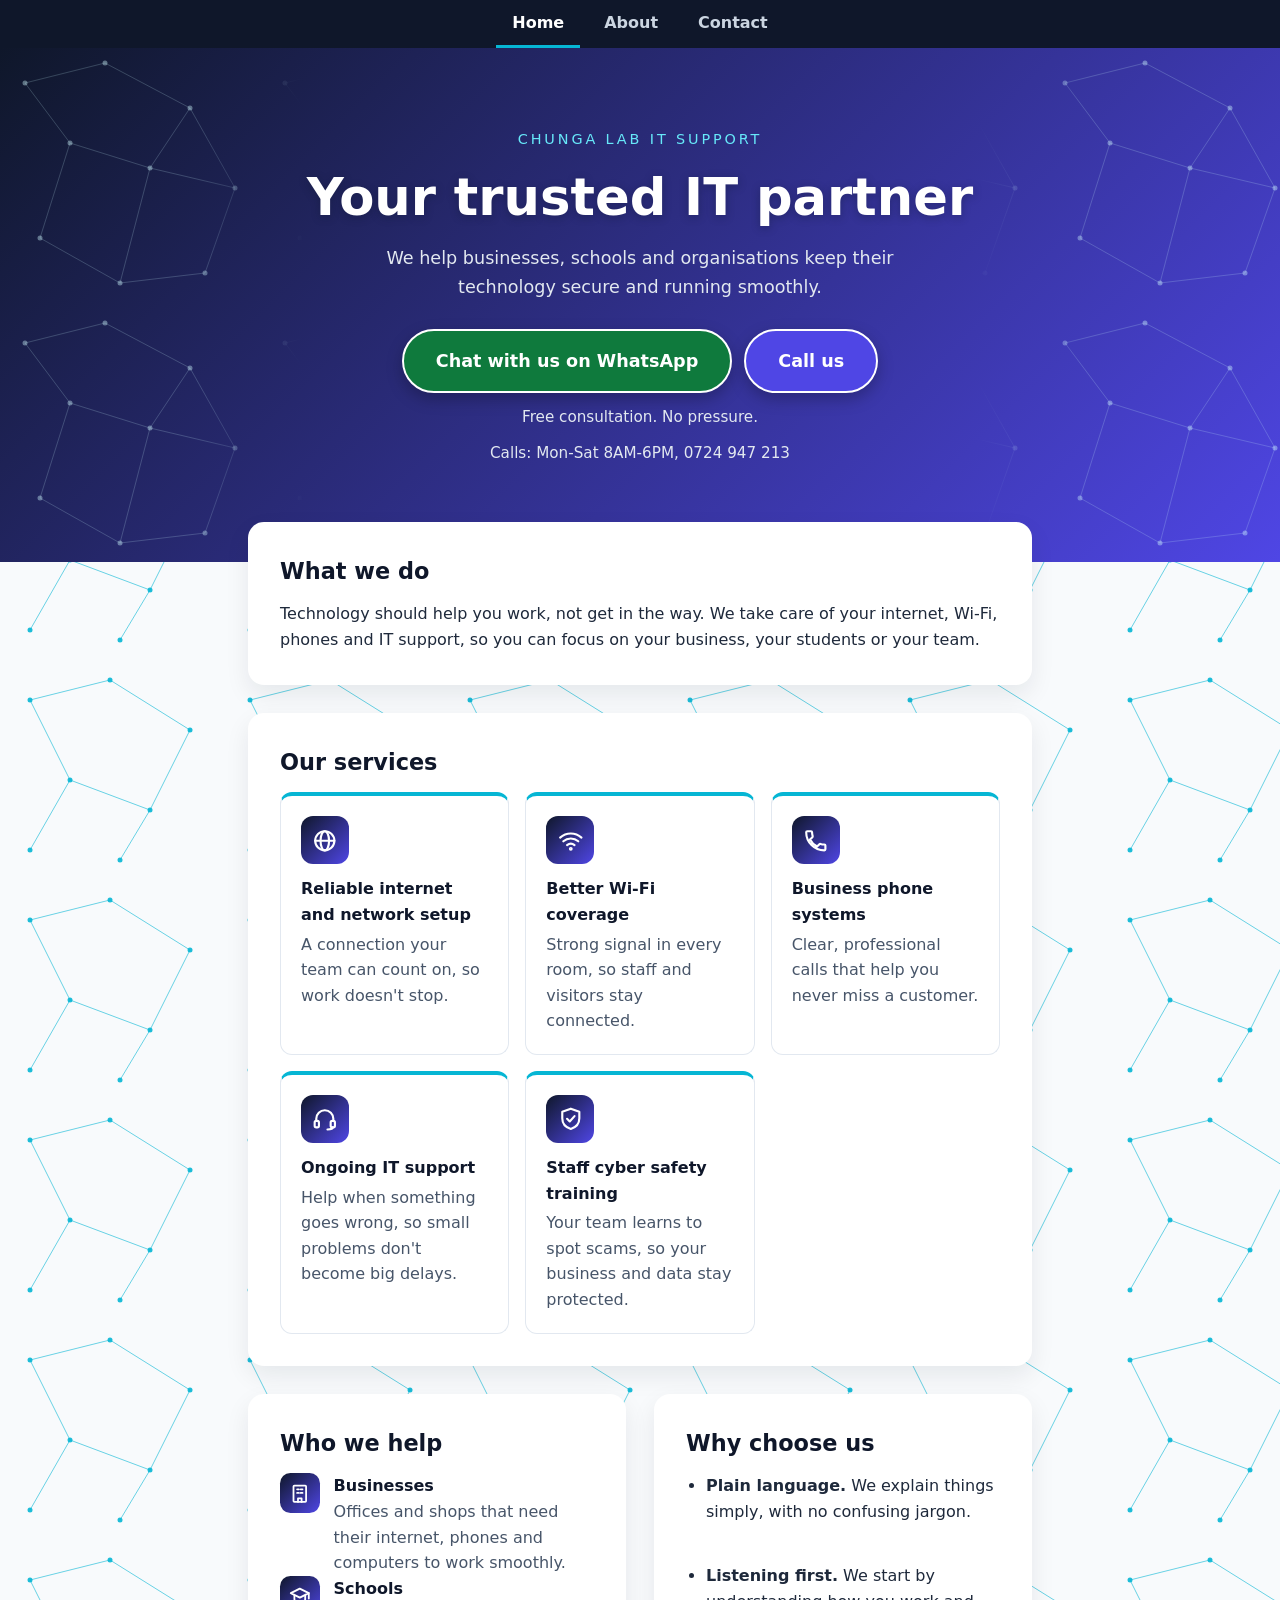
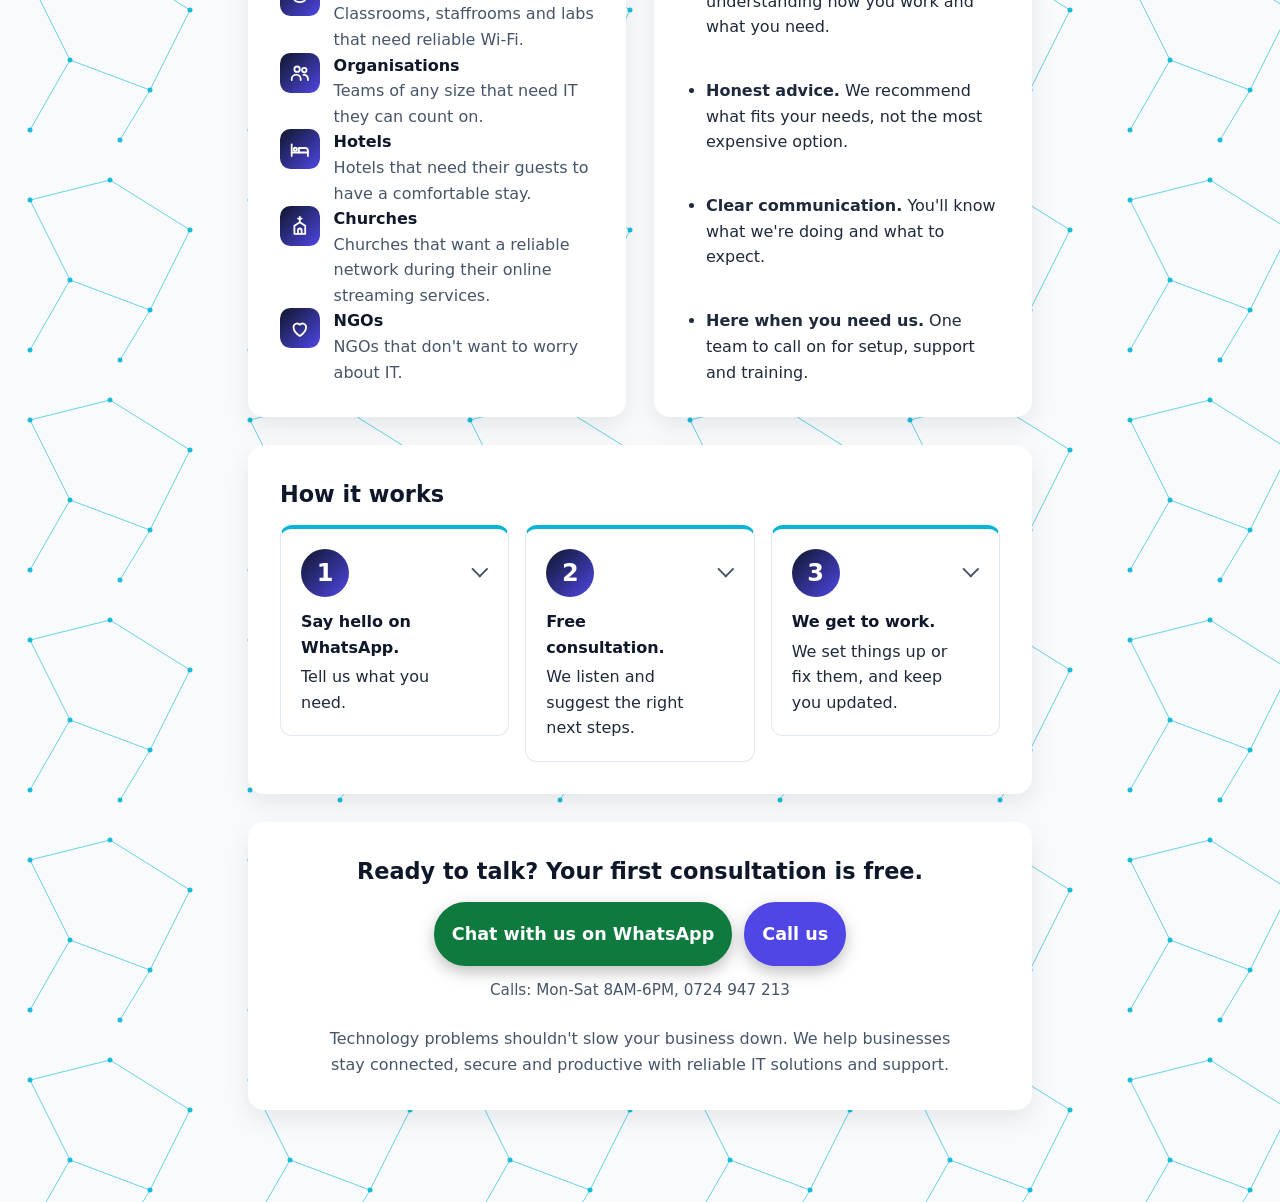
<file: index.html>
<!DOCTYPE html>
<html lang="en">
<head>
  <meta charset="UTF-8">
  <meta name="viewport" content="width=device-width, initial-scale=1">
  <meta name="description" content="Chunga Lab IT Support: network installation, business Wi-Fi and access points, WAN/LAN design and expansion, VoIP and IT solutions for schools, organisations, offices and growing SMEs in Nairobi and its environs.">
  <title>Chunga Lab IT Support</title>
  <link rel="stylesheet" href="styles.css">
</head>
<body>
  <nav class="site-nav" aria-label="Main menu">
    <a href="index.html" aria-current="page">Home</a>
    <a href="about.html">About</a>
    <a href="contact.html">Contact</a>
  </nav>
  <header>
    <div class="brand">Chunga Lab IT Support</div>
    <h1>Your trusted IT partner</h1>
    <p class="sub">We help businesses, schools and organisations keep their technology secure and running smoothly.</p>
    <div class="actions">
    <a class="btn" href="https://wa.me/254724947213?text=Hi%20Chunga%20Lab%2C%20I%27d%20like%20a%20free%20consultation%20about%20" target="_blank" rel="noopener">Chat with us on WhatsApp</a>
    <a class="btn btn-call" href="tel:+254724947213">Call us</a>
    </div>
    <p class="note">Free consultation. No pressure.</p>
    <p class="calls">Calls: Mon-Sat 8AM-6PM, 0724 947 213</p>
  </header>

  <main>
    <section>
      <h2>What we do</h2>
      <p>Technology should help you work, not get in the way. We take care of your internet, Wi-Fi, phones and IT support, so you can focus on your business, your students or your team.</p>
    </section>

    <section>
      <h2>Our services</h2>
      <div class="service-cards">
        <a class="service-card" href="https://wa.me/254724947213?text=Hi%20Chunga%20Lab%2C%20I%27d%20like%20a%20free%20consultation%20about%20Reliable%20internet%20and%20network%20setup." target="_blank" rel="noopener">
          <div class="icon"><svg viewBox="0 0 24 24" aria-hidden="true"><circle cx="12" cy="12" r="9"/><path d="M3 12h18"/><ellipse cx="12" cy="12" rx="4" ry="9"/></svg></div>
          <strong>Reliable internet and network setup</strong><span>A connection your team can count on, so work doesn't stop.</span>
        </a>
        <a class="service-card" href="https://wa.me/254724947213?text=Hi%20Chunga%20Lab%2C%20I%27d%20like%20a%20free%20consultation%20about%20Better%20Wi-Fi%20coverage." target="_blank" rel="noopener">
          <div class="icon"><svg viewBox="0 0 24 24" aria-hidden="true"><path d="M2 9a15 15 0 0 1 20 0"/><path d="M5 12.5a10.5 10.5 0 0 1 14 0"/><path d="M8.5 16a5.5 5.5 0 0 1 7 0"/><circle cx="12" cy="19.5" r="0.8"/></svg></div>
          <strong>Better Wi-Fi coverage</strong><span>Strong signal in every room, so staff and visitors stay connected.</span>
        </a>
        <a class="service-card" href="https://wa.me/254724947213?text=Hi%20Chunga%20Lab%2C%20I%27d%20like%20a%20free%20consultation%20about%20Business%20phone%20systems." target="_blank" rel="noopener">
          <div class="icon"><svg viewBox="0 0 24 24" aria-hidden="true"><path d="M6.6 10.8a15.1 15.1 0 0 0 6.6 6.6l2.2-2.2a1 1 0 0 1 1-.25 11.4 11.4 0 0 0 3.6.57 1 1 0 0 1 1 1V20a1 1 0 0 1-1 1A17 17 0 0 1 3 4a1 1 0 0 1 1-1h3.5a1 1 0 0 1 1 1c0 1.25.2 2.45.57 3.6a1 1 0 0 1-.25 1z"/></svg></div>
          <strong>Business phone systems</strong><span>Clear, professional calls that help you never miss a customer.</span>
        </a>
        <a class="service-card" href="https://wa.me/254724947213?text=Hi%20Chunga%20Lab%2C%20I%27d%20like%20a%20free%20consultation%20about%20Ongoing%20IT%20support." target="_blank" rel="noopener">
          <div class="icon"><svg viewBox="0 0 24 24" aria-hidden="true"><path d="M4 14v-2a8 8 0 0 1 16 0v2"/><rect x="2.5" y="14" width="4" height="6" rx="1.5"/><rect x="17.5" y="14" width="4" height="6" rx="1.5"/><path d="M19.5 20c0 1.5-2 2-5 2"/></svg></div>
          <strong>Ongoing IT support</strong><span>Help when something goes wrong, so small problems don't become big delays.</span>
        </a>
        <a class="service-card" href="https://wa.me/254724947213?text=Hi%20Chunga%20Lab%2C%20I%27d%20like%20a%20free%20consultation%20about%20Staff%20cyber%20safety%20training." target="_blank" rel="noopener">
          <div class="icon"><svg viewBox="0 0 24 24" aria-hidden="true"><path d="M12 2.5 4 5.5v6c0 5 3.4 8.6 8 10 4.6-1.4 8-5 8-10v-6z"/><path d="m8.5 12 2.5 2.5 4.5-5"/></svg></div>
          <strong>Staff cyber safety training</strong><span>Your team learns to spot scams, so your business and data stay protected.</span>
        </a>
      </div>
    </section>

    <div class="split">
    <section>
      <h2>Who we help</h2>
      <ul class="who-list">
        <li>
          <div class="icon"><svg viewBox="0 0 24 24" aria-hidden="true"><rect x="5" y="3" width="14" height="18" rx="1"/><path d="M9 7h2M13 7h2M9 11h2M13 11h2M10 21v-4h4v4"/></svg></div>
          <div><strong>Businesses</strong><span>Offices and shops that need their internet, phones and computers to work smoothly.</span></div>
        </li>
        <li>
          <div class="icon"><svg viewBox="0 0 24 24" aria-hidden="true"><path d="m2 9 10-5 10 5-10 5z"/><path d="M6 11.5V16c0 1.5 2.7 3 6 3s6-1.5 6-3v-4.5"/><path d="M22 9v6"/></svg></div>
          <div><strong>Schools</strong><span>Classrooms, staffrooms and labs that need reliable Wi-Fi.</span></div>
        </li>
        <li>
          <div class="icon"><svg viewBox="0 0 24 24" aria-hidden="true"><circle cx="9" cy="8" r="3"/><path d="M3 20v-1a5 5 0 0 1 10 0v1"/><circle cx="17" cy="9" r="2.5"/><path d="M16 14.2a4.5 4.5 0 0 1 5 4.3V20"/></svg></div>
          <div><strong>Organisations</strong><span>Teams of any size that need IT they can count on.</span></div>
        </li>
        <li>
          <div class="icon"><svg viewBox="0 0 24 24" aria-hidden="true"><path d="M3 19V6"/><path d="M3 15h18v4"/><path d="M21 15v-2a3 3 0 0 0-3-3h-7v5"/><circle cx="7" cy="11.5" r="1.8"/></svg></div>
          <div><strong>Hotels</strong><span>Hotels that need their guests to have a comfortable stay.</span></div>
        </li>
        <li>
          <div class="icon"><svg viewBox="0 0 24 24" aria-hidden="true"><path d="M12 2v5M10 4h4"/><path d="M6 21V12l6-4 6 4v9z"/><path d="M10 21v-4a2 2 0 0 1 4 0v4"/></svg></div>
          <div><strong>Churches</strong><span>Churches that want a reliable network during their online streaming services.</span></div>
        </li>
        <li>
          <div class="icon"><svg viewBox="0 0 24 24" aria-hidden="true"><path d="M12 20s-7-4.4-7-10a4 4 0 0 1 7-2.5A4 4 0 0 1 19 10c0 5.6-7 10-7 10z"/></svg></div>
          <div><strong>NGOs</strong><span>NGOs that don't want to worry about IT.</span></div>
        </li>
      </ul>
    </section>

    <section>
      <h2>Why choose us</h2>
      <ul>
        <li><strong>Plain language.</strong> We explain things simply, with no confusing jargon.</li>
        <li><strong>Listening first.</strong> We start by understanding how you work and what you need.</li>
        <li><strong>Honest advice.</strong> We recommend what fits your needs, not the most expensive option.</li>
        <li><strong>Clear communication.</strong> You'll know what we're doing and what to expect.</li>
        <li><strong>Here when you need us.</strong> One team to call on for setup, support and training.</li>
      </ul>
    </section>
    </div>

    <section>
      <h2>How it works</h2>
      <ol class="steps">
        <li><details>
          <summary><strong>Say hello on WhatsApp.</strong> Tell us what you need.</summary>
          <ul>
            <li>Tap the button and a message is ready for you to send.</li>
            <li>Tell us a little about what you need, in your own words.</li>
          </ul>
        </details></li>
        <li><details>
          <summary><strong>Free consultation.</strong> We listen and suggest the right next steps.</summary>
          <ul>
            <li>We ask questions to understand how you work and what you need.</li>
            <li>We suggest the right next steps.</li>
            <li>You get honest advice and no pressure.</li>
          </ul>
        </details></li>
        <li><details>
          <summary><strong>We get to work.</strong> We set things up or fix them, and keep you updated.</summary>
          <ul>
            <li>We carry out the work we agreed on.</li>
            <li>We keep you informed, so you know what we're doing and what to expect.</li>
          </ul>
        </details></li>
      </ol>
    </section>

    <section class="cta">
      <h2>Ready to talk? Your first consultation is free.</h2>
      <div class="actions">
      <a class="btn" href="https://wa.me/254724947213?text=Hi%20Chunga%20Lab%2C%20I%27d%20like%20a%20free%20consultation%20about%20" target="_blank" rel="noopener">Chat with us on WhatsApp</a>
      <a class="btn btn-call" href="tel:+254724947213">Call us</a>
      </div>
      <p class="calls">Calls: Mon-Sat 8AM-6PM, 0724 947 213</p>
      <p class="closing">Technology problems shouldn't slow your business down. We help businesses stay connected, secure and productive with reliable IT solutions and support.</p>
    </section>
  </main>
</body>
</html>
</file>
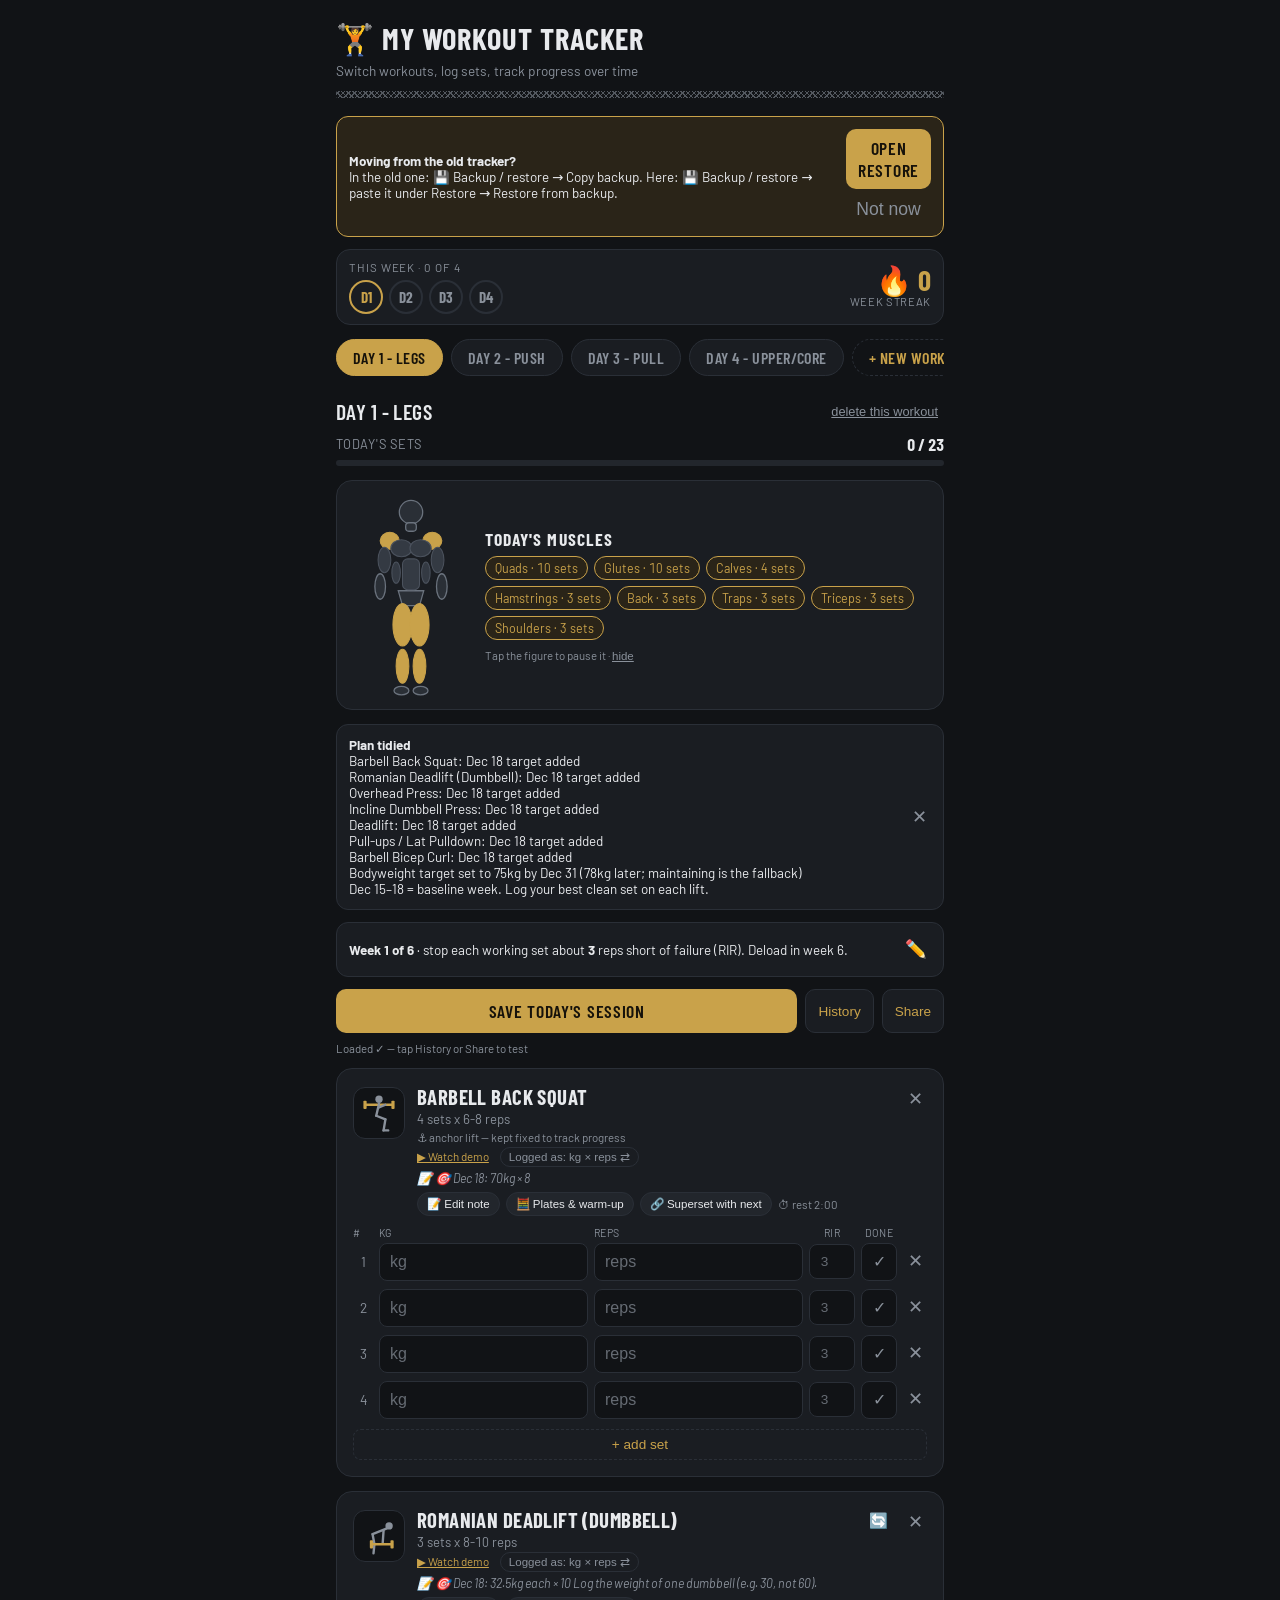
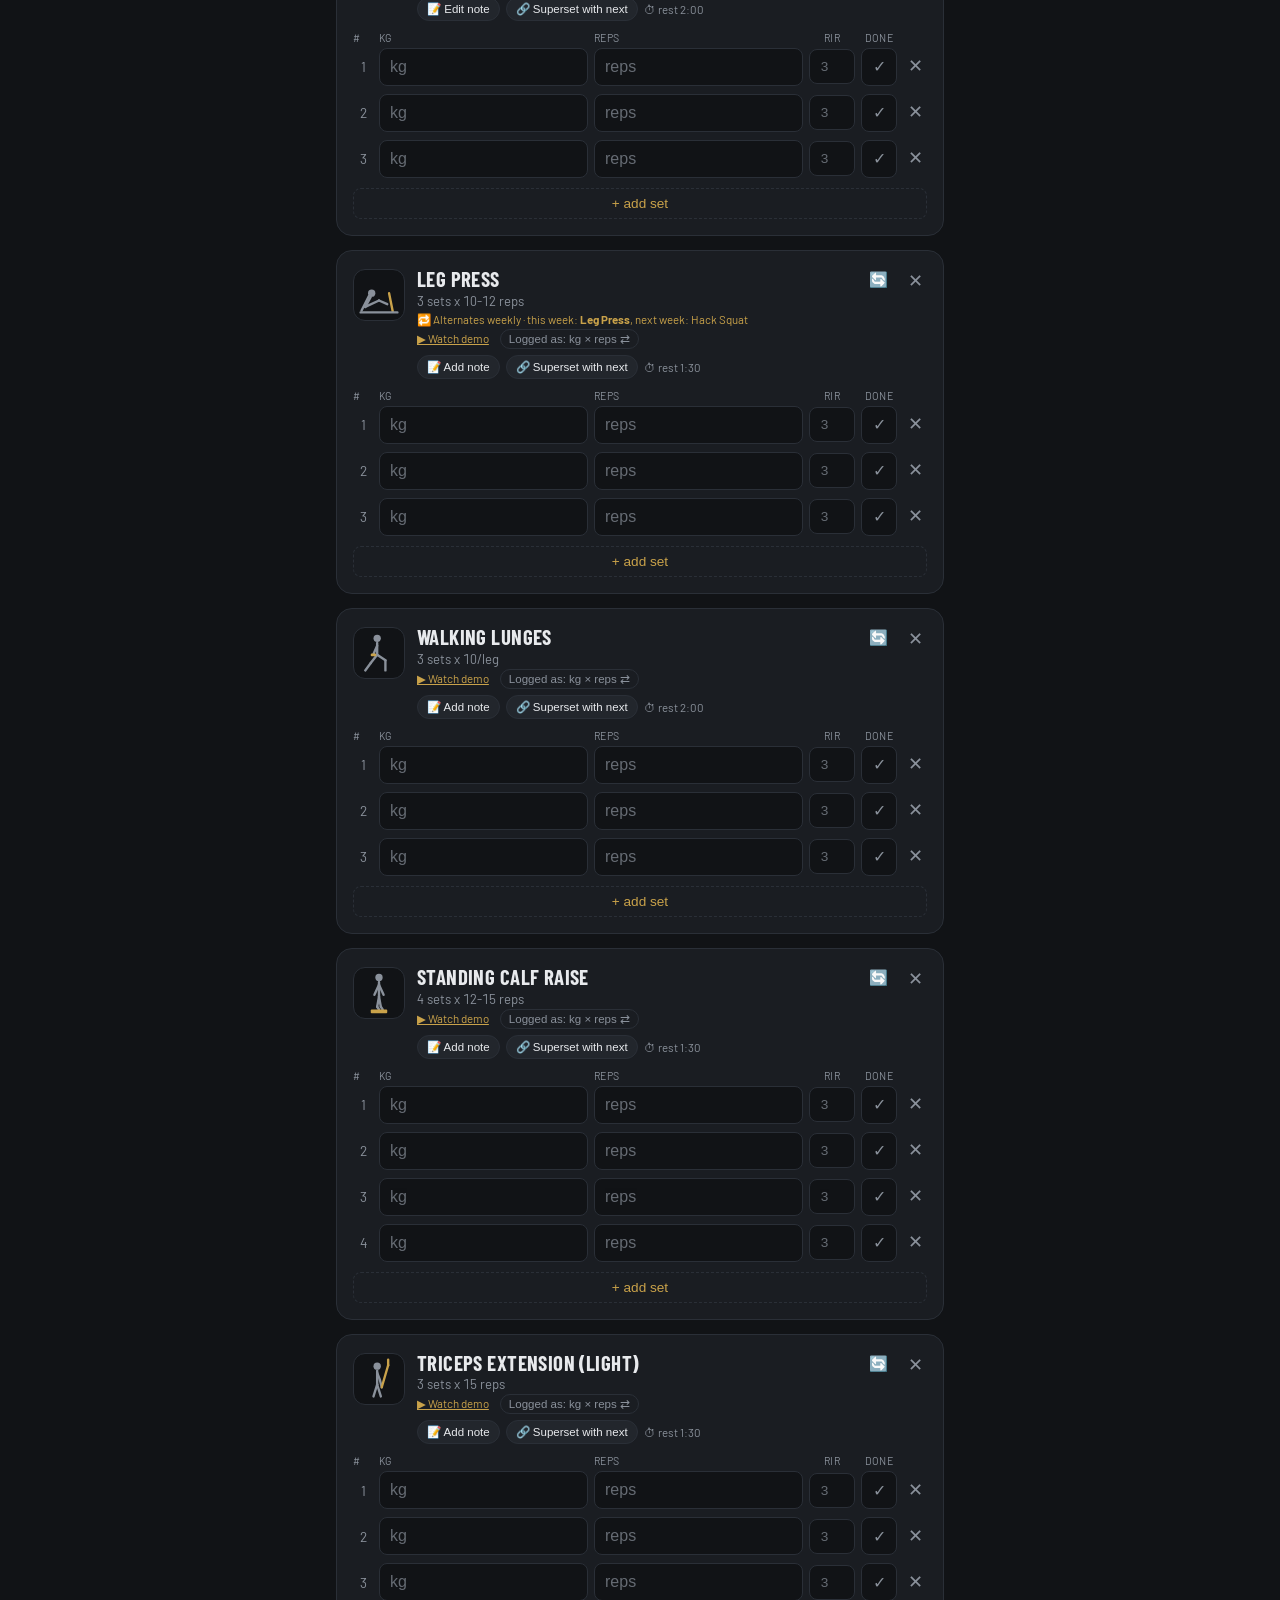
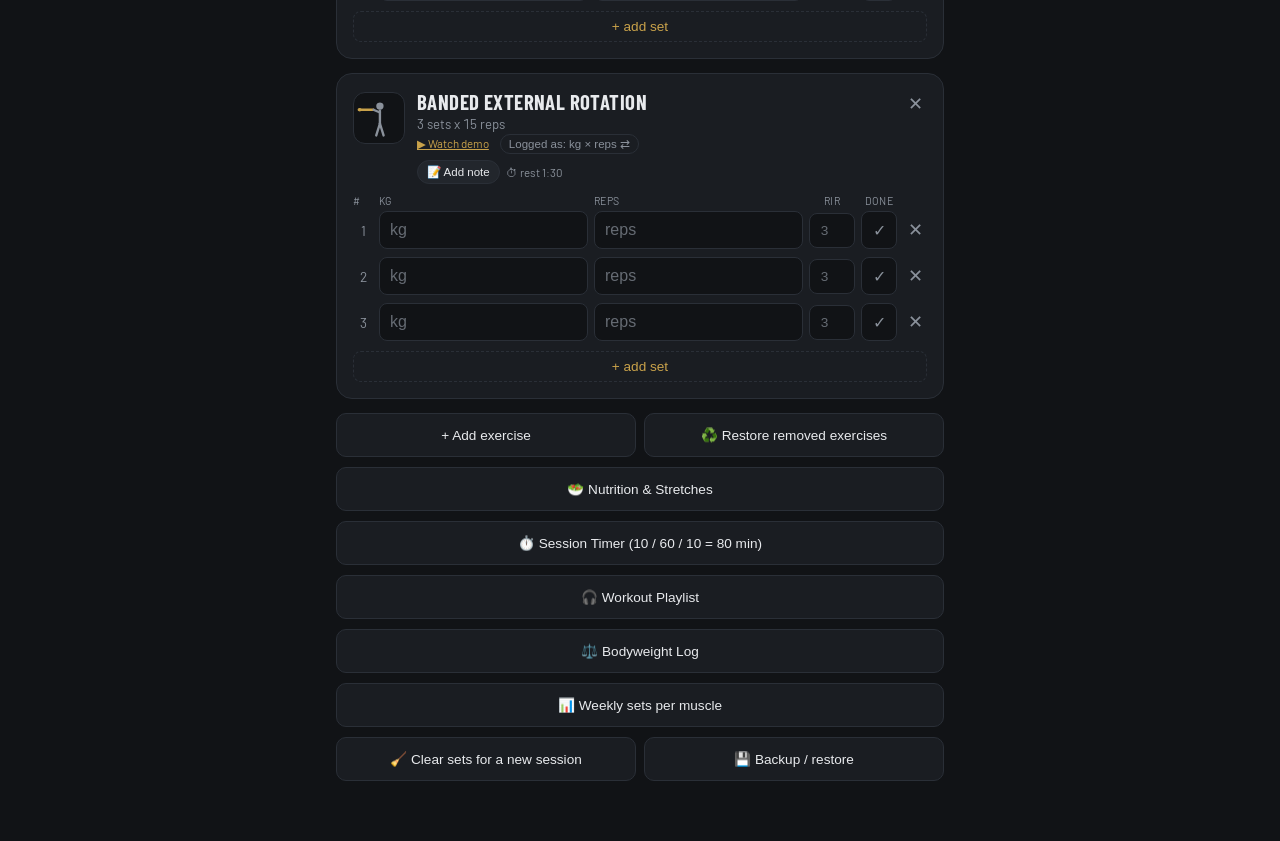
<file: workout-tracker/index.html>
<!DOCTYPE html>
<html lang="en">
<head>
<meta charset="UTF-8">
<meta name="viewport" content="width=device-width, initial-scale=1, viewport-fit=cover">
<title>My Workout Tracker</title>
<meta name="theme-color" content="#111316">
<link rel="preconnect" href="https://fonts.googleapis.com">
<link rel="preconnect" href="https://fonts.gstatic.com" crossorigin>
<link rel="stylesheet" href="https://fonts.googleapis.com/css2?family=Barlow+Condensed:wght@600;700&family=Barlow:wght@400;500;600&display=swap">
<meta name="description" content="Personal workout tracker: sets, reps, progress and stretches.">
<meta name="robots" content="noindex">
<link rel="manifest" href="manifest.webmanifest">
<link rel="icon" href="icon-192.png">
<link rel="apple-touch-icon" href="icon-192.png">
<meta name="apple-mobile-web-app-capable" content="yes">
<style>[hidden]:not([hidden=until-found i]){display:none!important} img{max-width:100%}</style>
<style>
  :root {
    --bg: #f7f7f5;
    --card: #ffffff;
    --text: #1a1a1a;
    --muted: #6b6b6b;
    --border: #e5e5e2;
    --accent: #d4622a;
    --accent-soft: #fdeee5;
    box-sizing: border-box;
    padding-top: env(safe-area-inset-top, 0px);
    padding-bottom: env(safe-area-inset-bottom, 0px);
  }
  @media (prefers-color-scheme: dark) {
    :root:not([data-theme="light"]) {
      --bg: #161513; --card: #201f1c; --text: #f0efec;
      --muted: #9a988f; --border: #34322c; --accent: #e8834a; --accent-soft: #3a2416;
    }
  }
  :root[data-theme="dark"] {
    --bg: #161513; --card: #201f1c; --text: #f0efec;
    --muted: #9a988f; --border: #34322c; --accent: #e8834a; --accent-soft: #3a2416;
  }
  html { scroll-padding-top: env(safe-area-inset-top, 0px); }
  * { box-sizing: border-box; }
  body { margin: 0; background: var(--bg); color: var(--text); font-family: -apple-system, BlinkMacSystemFont, "Segoe UI", Roboto, sans-serif; min-height: 100%; }
  .wrap { max-width: 640px; margin: 0 auto; padding: 20px 16px 60px; }
  header { margin-bottom: 16px; }
  h1 { font-size: 1.4rem; margin: 0 0 4px; }
  .sub { color: var(--muted); font-size: 0.88rem; }

  .day-tabs {
    display: flex;
    gap: 8px;
    overflow-x: auto;
    padding-bottom: 6px;
    margin-bottom: 16px;
    -webkit-overflow-scrolling: touch;
  }
  .day-tab {
    flex: none;
    padding: 8px 14px;
    border-radius: 20px;
    border: 1px solid var(--border);
    background: var(--card);
    color: var(--text);
    font-size: 0.88rem;
    cursor: pointer;
    white-space: nowrap;
  }
  .day-tab.active {
    background: var(--accent);
    border-color: var(--accent);
    color: #fff;
    font-weight: 600;
  }
  .day-tab.add {
    color: var(--accent);
    border-style: dashed;
  }

  .card { background: var(--card); border: 1px solid var(--border); border-radius: 14px; padding: 16px; margin-bottom: 14px; }
  .ex-header { display: flex; justify-content: space-between; align-items: center; margin-bottom: 10px; }
  .ex-name { font-weight: 600; font-size: 1.05rem; outline: none; }
  .ex-target { color: var(--muted); font-size: 0.82rem; outline: none; margin-top: 2px; }
  .set-row { display: grid; grid-template-columns: 28px 1fr 1fr 32px; gap: 8px; align-items: center; margin-bottom: 8px; }
  .set-num { color: var(--muted); font-size: 0.85rem; text-align: center; }
  input { width: 100%; padding: 9px 10px; border-radius: 8px; border: 1px solid var(--border); background: var(--bg); color: var(--text); font-size: 0.95rem; }
  input::placeholder { color: var(--muted); opacity: 0.7; }
  .del-btn { background: none; border: none; color: var(--muted); font-size: 1.1rem; cursor: pointer; padding: 4px; }
  .add-set { background: none; border: 1px dashed var(--border); color: var(--accent); border-radius: 8px; padding: 7px; width: 100%; font-size: 0.85rem; cursor: pointer; margin-top: 2px; }
  .top-actions { display: flex; gap: 8px; margin-bottom: 16px; }
  button.primary { background: var(--accent); color: #fff; border: none; border-radius: 10px; padding: 11px 16px; font-size: 0.95rem; font-weight: 600; cursor: pointer; flex: 1; }
  button.secondary { background: var(--accent-soft); color: var(--accent); border: none; border-radius: 10px; padding: 12px; min-height: 44px; font-size: 0.85rem; cursor: pointer; white-space: nowrap; }
  .history { font-size: 0.85rem; color: var(--muted); margin-top: 6px; padding-top: 8px; border-top: 1px solid var(--border); }
  .history strong { color: var(--text); }
  .toast { position: fixed; bottom: calc(20px + env(safe-area-inset-bottom, 0px)); left: 50%; transform: translateX(-50%); background: var(--accent); color: #fff; padding: 10px 18px; border-radius: 20px; font-size: 0.88rem; opacity: 0; pointer-events: none; transition: opacity 0.25s; }
  .toast.show { opacity: 1; }
  .empty-note { color: var(--muted); font-size: 0.85rem; }
  .day-name-row { display:flex; align-items:center; justify-content:space-between; margin-bottom: 14px; }
  .day-title { font-size: 1.1rem; font-weight: 600; outline: none; }
  .del-day { color: var(--muted); background:none; border:none; font-size:0.8rem; cursor:pointer; text-decoration: underline; }

  /* v2 additions: set rows with RIR + done tick, rest bar, banners, volume bars */
  :root { --good: #2e8b57; --warn: #b7791f; --bad: #c0392b; --good-soft: #e6f4ec; }
  @media (prefers-color-scheme: dark) { :root:not([data-theme="light"]) { --good: #5cc28a; --warn: #e0a84a; --bad: #e46a5c; --good-soft: #17301f; color-scheme: dark; } }
  :root[data-theme="dark"] { --good: #5cc28a; --warn: #e0a84a; --bad: #e46a5c; --good-soft: #17301f; color-scheme: dark; }
  .set-row.v2 { grid-template-columns: 20px minmax(0,1fr) minmax(0,1fr) 46px 36px 24px; gap: 6px; }
  .set-row.v2.single { grid-template-columns: 20px minmax(0,1fr) 46px 36px 24px; }
  .set-row.done input { background: var(--good-soft); border-color: var(--good); }
  .rir-input { padding: 9px 4px; text-align: center; font-size: 0.85rem; }
  .done-btn { width: 36px; height: 38px; border-radius: 8px; border: 1px solid var(--border); background: var(--bg); color: var(--muted); font-size: 1rem; cursor: pointer; padding: 0; }
  .done-btn.on { background: var(--good); border-color: var(--good); color: #fff; }
  .col-heads { display: grid; grid-template-columns: 20px minmax(0,1fr) minmax(0,1fr) 46px 36px 24px; gap: 6px; font-size: 0.66rem; color: var(--muted); text-transform: uppercase; letter-spacing: 0.04em; margin-bottom: 4px; }
  .col-heads.single { grid-template-columns: 20px minmax(0,1fr) 46px 36px 24px; }
  .chip-row { display: flex; flex-wrap: wrap; gap: 6px; margin-top: 6px; }
  .chip { font-size: 0.72rem; color: var(--accent); background: var(--accent-soft); border: none; border-radius: 12px; padding: 4px 9px; cursor: pointer; }
  .ex-note { font-size: 0.78rem; color: var(--muted); font-style: italic; margin-top: 4px; }
  .banner { border-radius: 12px; padding: 12px; margin-bottom: 12px; font-size: 0.84rem; display: flex; gap: 10px; align-items: center; justify-content: space-between; }
  .banner.info { background: var(--accent-soft); border: 1px solid var(--accent); }
  .banner.calm { background: var(--card); border: 1px solid var(--border); }
  .banner button { flex: none; }
  .rest-bar { position: fixed; left: 0; right: 0; bottom: 0; background: var(--text); color: var(--bg); padding: 10px 16px calc(10px + env(safe-area-inset-bottom, 0px)); display: flex; align-items: center; gap: 10px; z-index: 900; font-variant-numeric: tabular-nums; }
  .rest-bar[hidden] { display: none !important; }
  .rest-bar .t { font-size: 1.4rem; font-weight: 700; min-width: 64px; }
  .rest-bar .lbl { flex: 1; font-size: 0.8rem; opacity: 0.8; min-width: 0; }
  .rest-bar button { background: transparent; color: var(--bg); border: 1px solid currentColor; border-radius: 8px; padding: 6px 10px; font-size: 0.8rem; cursor: pointer; }
  .vol-row { display: grid; grid-template-columns: 92px minmax(0,1fr) 40px; gap: 8px; align-items: center; font-size: 0.8rem; margin-bottom: 8px; }
  .vol-track { position: relative; height: 10px; background: var(--bg); border-radius: 5px; overflow: hidden; }
  .vol-band { position: absolute; top: 0; bottom: 0; background: var(--good-soft); }
  .vol-fill { position: absolute; top: 2px; bottom: 2px; left: 0; border-radius: 3px; }
  .num { font-variant-numeric: tabular-nums; }
  .seg { display: flex; gap: 6px; flex-wrap: wrap; margin: 4px 0 12px; }
  .seg button { flex: 1; min-width: 70px; padding: 8px 6px; border-radius: 8px; border: 1px solid var(--border); background: var(--bg); color: var(--text); font-size: 0.8rem; cursor: pointer; }
  .seg button.on { background: var(--accent); border-color: var(--accent); color: #fff; }
  textarea { width: 100%; min-height: 120px; padding: 9px 10px; border-radius: 8px; border: 1px solid var(--border); background: var(--bg); color: var(--text); font: 0.78rem ui-monospace, Menlo, monospace; }
  body.resting .wrap { padding-bottom: 110px; }
  body.resting .toast { bottom: calc(76px + env(safe-area-inset-bottom, 0px)); }
  .spark { display:grid; grid-template-columns: minmax(0,1fr) 120px 56px; gap: 8px; align-items:center; font-size:0.8rem; margin-bottom:6px; }

/* ===== Iron theme (Oct 2026): graphite and steel, one brass accent like a plate rim.
   Dark everywhere on purpose: it's used under gym lights between sets.
   Selectors are doubled up so they win over the older light/dark blocks above. ===== */
:root:root:root {
  color-scheme: dark;
  --bg: #111316;          /* iron */
  --card: #1a1d22;        /* steel plate */
  --card-2: #22262c;
  --text: #e8eaed;        /* chalk */
  --muted: #8a919b;
  --border: #2a2f37;
  --accent: #c9a24a;      /* brass */
  --accent-soft: #2a2418;
  --ink: #16120a;         /* text on brass */
  --good: #57b882; --good-soft: #15281d;
  --warn: #d9a441; --bad: #e0574f;
  --font-display: "Barlow Condensed", "Arial Narrow", "Roboto Condensed", sans-serif;
  --font-body: "Barlow", system-ui, -apple-system, "Segoe UI", Roboto, sans-serif;
}
body { background: var(--bg); color: var(--text); font-family: var(--font-body); -webkit-tap-highlight-color: transparent; }
:focus-visible { outline: 2px solid var(--accent); outline-offset: 2px; }
header { margin-bottom: 18px; }
h1 { font-family: var(--font-display); font-weight: 700; font-size: 1.9rem; letter-spacing: 0.03em; text-transform: uppercase; }
header .sub { font-size: 0.85rem; }
/* knurling: the crosshatch grip on a barbell, as a strip under the title */
header::after { content: ""; display: block; height: 7px; margin-top: 12px; border-radius: 2px; opacity: 0.55;
  background: repeating-linear-gradient(45deg, var(--muted) 0 1px, transparent 1px 4px), repeating-linear-gradient(-45deg, var(--muted) 0 1px, transparent 1px 4px); }
.day-tabs { position: sticky; top: env(safe-area-inset-top, 0px); z-index: 50; background: var(--bg); padding-top: 8px; margin-top: -8px; scrollbar-width: none; }
.day-tabs::-webkit-scrollbar { display: none; }
.day-tab { font-family: var(--font-display); font-weight: 600; font-size: 1rem; letter-spacing: 0.03em; text-transform: uppercase; background: var(--card); border-color: var(--border); color: var(--muted); padding: 8px 16px; }
.day-tab.active { background: var(--accent); border-color: var(--accent); color: var(--ink); }
.day-tab.add { color: var(--accent); background: transparent; }
.day-title { font-family: var(--font-display); font-size: 1.35rem; letter-spacing: 0.02em; text-transform: uppercase; }
.card { background: var(--card); border-color: var(--border); border-radius: 16px; }
.ex-name { font-family: var(--font-display); font-weight: 700; font-size: 1.3rem; letter-spacing: 0.02em; text-transform: uppercase; line-height: 1.15; }
.ex-target { font-variant-numeric: tabular-nums; }
input, textarea, select { background: var(--bg); border-color: var(--border); color: var(--text); font-size: 16px; }
input:focus, textarea:focus { border-color: var(--accent); outline: none; }
input[type="number"] { font-variant-numeric: tabular-nums; }
button.primary { color: var(--ink); font-family: var(--font-display); font-size: 1.1rem; letter-spacing: 0.04em; text-transform: uppercase; }
button.secondary { background: var(--card); color: var(--text); border: 1px solid var(--border); }
button.secondary:hover { border-color: var(--accent); }
.top-actions button.secondary { color: var(--accent); }
.add-set { border-color: var(--border); color: var(--accent); }
.chip { background: var(--card-2); color: var(--text); border: 1px solid var(--border); }
.done-btn { background: var(--bg); border-color: var(--border); }
.done-btn.on { color: var(--ink); }
.set-row.done input { background: var(--good-soft); border-color: var(--good); }
.seg button { background: var(--bg); border-color: var(--border); color: var(--text); }
.seg button.on { color: var(--ink); }
.toast { color: var(--ink); font-weight: 600; }
.banner.info { background: var(--accent-soft); border-color: var(--accent); }
.banner.calm { background: var(--card); border-color: var(--border); }
.rest-bar { background: var(--accent); color: var(--ink); }
.rest-bar button { color: var(--ink); }
.history { border-top-color: var(--border); }
.vol-track { background: var(--bg); }
/* session progress */
.session-progress { display: grid; grid-template-columns: minmax(0, 1fr) auto; align-items: center; gap: 6px 12px; margin: -4px 0 14px; }
.session-progress .lbl { font-size: 0.8rem; color: var(--muted); letter-spacing: 0.06em; text-transform: uppercase; }
.session-progress .num { font-family: var(--font-display); font-weight: 700; font-size: 1.05rem; color: var(--text); }
.session-progress .track { grid-column: 1 / -1; height: 6px; border-radius: 3px; background: var(--card-2); overflow: hidden; }
.session-progress .fill { height: 100%; background: var(--accent); border-radius: 3px; transition: width .25s; }
.session-progress.complete .fill { background: var(--good); }
@media (prefers-reduced-motion: reduce) { .session-progress .fill { transition: none; } }


/* exercise pictures */
.ex-header { align-items: flex-start; gap: 12px; }
.ex-pic { flex: none; width: 52px; height: 52px; border-radius: 12px; background: var(--bg); border: 1px solid var(--border); display: grid; place-items: center; color: var(--muted); margin-top: 2px; }
.ex-pic svg { width: 44px; height: 44px; }
.ex-pic .eq { stroke: var(--accent); }
.ex-pic .eqf { fill: var(--accent); }
/* supersets: paired cards joined by a brass link */
.card.ss-top { margin-bottom: 0; border-bottom-left-radius: 6px; border-bottom-right-radius: 6px; border-left: 3px solid var(--accent); }
.card.ss-bottom { border-top-left-radius: 6px; border-top-right-radius: 6px; border-left: 3px solid var(--accent); position: relative; margin-top: 10px; }
.card.ss-bottom::before { content: "SUPERSET"; position: absolute; top: -10px; left: 16px; font-family: var(--font-display); font-size: 0.7rem; letter-spacing: 0.12em; background: var(--accent); color: var(--ink); padding: 1px 8px; border-radius: 6px; }
.chip.ss-on { background: var(--accent); color: var(--ink); border-color: var(--accent); }
/* this-week strip + calendar */
.week-strip { display: flex; align-items: center; justify-content: space-between; gap: 12px; background: var(--card); border: 1px solid var(--border); border-radius: 14px; padding: 10px 12px; margin-bottom: 14px; cursor: pointer; width: 100%; color: var(--text); font: inherit; text-align: left; }
.week-strip .wk-lbl { font-size: 0.72rem; letter-spacing: 0.08em; text-transform: uppercase; color: var(--muted); margin-bottom: 6px; }
.wk-days { display: flex; gap: 6px; }
.wk-day { width: 34px; height: 34px; border-radius: 50%; display: grid; place-items: center; font-family: var(--font-display); font-weight: 700; font-size: 0.95rem; border: 2px solid var(--border); color: var(--muted); }
.wk-day.done { background: var(--accent); border-color: var(--accent); color: var(--ink); }
.wk-day.today:not(.done) { border-color: var(--accent); color: var(--accent); }
.wk-streak { text-align: right; flex: none; }
.wk-streak .n { font-family: var(--font-display); font-weight: 700; font-size: 1.8rem; line-height: 1; color: var(--accent); }
.wk-streak .t { font-size: 0.7rem; color: var(--muted); text-transform: uppercase; letter-spacing: 0.06em; }
.cal { background: var(--card); border: 1px solid var(--border); border-radius: 14px; padding: 12px; margin: -6px 0 14px; }
.cal-head { display: flex; align-items: center; justify-content: space-between; margin-bottom: 10px; }
.cal-head strong { font-family: var(--font-display); font-size: 1.2rem; letter-spacing: 0.03em; text-transform: uppercase; }
.cal-head button { background: var(--bg); border: 1px solid var(--border); color: var(--text); border-radius: 10px; width: 40px; height: 36px; cursor: pointer; }
.cal-grid { display: grid; grid-template-columns: repeat(7, minmax(0, 1fr)); gap: 4px; text-align: center; font-variant-numeric: tabular-nums; }
.cal-grid .dow { font-size: 0.68rem; color: var(--muted); text-transform: uppercase; padding-bottom: 2px; }
.cal-cell { aspect-ratio: 1; border-radius: 8px; display: grid; place-items: center; font-size: 0.85rem; color: var(--muted); position: relative; }
.cal-cell.trained { background: var(--accent); color: var(--ink); font-weight: 700; }
.cal-cell.today { outline: 2px solid var(--accent); outline-offset: -2px; }
.cal-cell .tag { position: absolute; bottom: 2px; font-size: 0.55rem; font-weight: 700; }
.cal-foot { display: flex; justify-content: space-between; gap: 10px; margin-top: 10px; font-size: 0.8rem; color: var(--muted); flex-wrap: wrap; }
/* today's muscles: a figure turning in 3D */
.muscles { display: grid; grid-template-columns: 120px minmax(0, 1fr); gap: 14px; align-items: center; background: var(--card); border: 1px solid var(--border); border-radius: 16px; padding: 12px 14px; margin-bottom: 14px; }
.figure { width: 120px; height: 204px; perspective: 600px; cursor: pointer; }
.figure-spin { width: 100%; height: 100%; position: relative; transform-style: preserve-3d; animation: spin 9s linear infinite; }
.figure.paused .figure-spin { animation-play-state: paused; }
.figure-face { position: absolute; inset: 0; backface-visibility: hidden; -webkit-backface-visibility: hidden; }
.figure-face.back { transform: rotateY(180deg); }
.figure svg { width: 100%; height: 100%; }
.figure .m { fill: #343a43; stroke: #4b525d; stroke-width: 1; }
.figure .on { fill: var(--accent); stroke: var(--accent); animation: pulse 2.4s ease-in-out infinite; }
.figure .skin { fill: #2a2f36; stroke: #6b737e; stroke-width: 1.2; }
@keyframes spin { from { transform: rotateY(0deg); } to { transform: rotateY(360deg); } }
@keyframes pulse { 0%, 100% { opacity: 1; } 50% { opacity: 0.6; } }
.muscles h3 { margin: 0 0 6px; font-family: var(--font-display); font-size: 1.1rem; letter-spacing: 0.06em; text-transform: uppercase; }
.m-list { display: flex; flex-wrap: wrap; gap: 6px; }
.m-chip { font-size: 0.78rem; padding: 4px 9px; border-radius: 12px; background: var(--accent-soft); color: var(--accent); border: 1px solid var(--accent); font-variant-numeric: tabular-nums; }
.muscles .hint { font-size: 0.72rem; color: var(--muted); margin-top: 8px; }
.muscles-mini { display: flex; justify-content: flex-end; margin: -8px 0 10px; }
@media (prefers-reduced-motion: reduce) { .figure-spin, .figure .on { animation: none; } }

</style>
</head>
<body>
<div class="wrap">
  <header>
    <h1>🏋️ My Workout Tracker</h1>
    <div class="sub">Switch workouts, log sets, track progress over time</div>
  </header>

  <div id="weekStrip"></div>
  <div id="calendarPanel" hidden></div>

  <div class="day-tabs" id="dayTabs"></div>

  <div class="day-name-row">
    <div class="day-title" id="dayTitle" contenteditable="true"></div>
    <button class="del-day" id="deleteDayBtn">delete this workout</button>
  </div>

  <div class="session-progress" id="sessionProgress" hidden><span class="lbl">Today's sets</span><span class="num" id="spNum">0 / 0</span><div class="track"><div class="fill" id="spFill" style="width:0%"></div></div></div>
  <div id="todayMuscles"></div>
  <div id="mesoBanner"></div>
  <div id="rolloverBanner"></div>
  <div id="rampBanner"></div>

  <div class="top-actions">
    <button class="primary" id="saveBtn">Save today's session</button>
    <button class="secondary" id="historyBtn">History</button>
    <button class="secondary" id="shareBtn">Share</button>
  </div>

  <div id="debugStatus" style="font-size:0.72rem; color:var(--muted); margin:-8px 0 12px; min-height:14px;"></div>

  <div id="exercises"></div>

  <div style="display:flex; gap:8px; margin-top:4px;">
    <button class="secondary" id="addExerciseBtn" style="flex:1;">+ Add exercise</button>
    <button class="secondary" id="restoreToggleBtn" style="flex:1;">♻️ Restore removed exercises</button>
  </div>
  <div id="restorePanel" style="display:none; margin-top:10px;"></div>

  <button class="secondary" id="nutritionBtn" style="width:100%; margin-top:10px;">🥗 Nutrition & Stretches</button>

  <button class="secondary" id="timerToggleBtn" style="width:100%; margin-top:10px;">⏱️ Session Timer (10 / 60 / 10 = 80 min)</button>

  <button class="secondary" id="playlistToggleBtn" style="width:100%; margin-top:10px;">🎧 Workout Playlist</button>
  <div id="playlistPanel" style="display:none;"></div>

  <button class="secondary" id="bwToggleBtn" style="width:100%; margin-top:10px;">⚖️ Bodyweight Log</button>

  <button class="secondary" id="volumeToggleBtn" style="width:100%; margin-top:10px;">📊 Weekly sets per muscle</button>

  <div style="display:flex; gap:8px; margin-top:10px;">
    <button class="secondary" id="freshStartBtn" style="flex:1;">🧹 Clear sets for a new session</button>
    <button class="secondary" id="backupToggleBtn" style="flex:1;">💾 Backup / restore</button>
  </div>

  <div id="volumePanel" style="display:none;"></div>
  <div id="backupPanel" style="display:none;"></div>
  <div id="historyPanel" style="display:none;"></div>
  <div id="nutritionPanel" style="display:none;"></div>
  <div id="timerPanel" style="display:none;"></div>
  <div id="bodyweightPanel" style="display:none;"></div>
</div>

<div class="toast" id="toast">Saved ✓</div>

<div class="rest-bar" id="restBar" hidden>
  <div class="t" id="restTime">0:00</div>
  <div class="lbl" id="restLabel">Rest</div>
  <button id="restMinus">−15s</button>
  <button id="restPlus">+15s</button>
  <button id="restSkip">Skip</button>
</div>

<script>
// Local calendar date (YYYY-MM-DD). The old code used UTC, which in Nairobi
// rolled the date late at night; local keeps "today" matching the gym clock.
function todayStr(d) {
  const x = d ? new Date(d) : new Date();
  return x.getFullYear() + '-' + String(x.getMonth() + 1).padStart(2, '0') + '-' + String(x.getDate()).padStart(2, '0');
}
function addDays(dateStr, n) {
  const [y, m, d] = dateStr.split('-').map(Number);
  return todayStr(new Date(y, m - 1, d + n));
}
function daysBetween(a, b) {
  const [y1, m1, d1] = a.split('-').map(Number), [y2, m2, d2] = b.split('-').map(Number);
  return Math.round((new Date(y2, m2 - 1, d2) - new Date(y1, m1 - 1, d1)) / 86400000);
}
// Per-day stretch libraries: dynamic moves before training, static holds after.
// Each entry is {name, detail, cue} — cue is a short form/safety note.
// This is SEED data only; the live, editable copy lives in localStorage (see stretchData below),
// so the user can rename/edit/delete/add stretches per day and it persists.
const DEFAULT_STRETCHES = {
  "Day 1 - Legs": {
    pre: [
      { name: "Bodyweight squats", detail: "10 slow reps, full range", cue: "Keep chest up, knees tracking over toes" },
      { name: "Walking lunges", detail: "6 each leg", cue: "Front knee stays behind toes, controlled step" },
      { name: "Leg swings", detail: "10 each leg, front-back and side-side", cue: "Hold something for balance, don't force the range" },
      { name: "Hip circles", detail: "10 each direction", cue: "Keep core braced, move from the hip" },
      { name: "Glute bridges", detail: "12 reps", cue: "Squeeze glutes at the top, avoid arching the lower back" },
      { name: "Ankle bounces / light skips", detail: "20 sec", cue: "Stay light on the balls of your feet" },
    ],
    post: [
      { name: "Standing quad stretch", detail: "30 sec each leg", cue: "Keep knees together, don't yank the foot" },
      { name: "Seated hamstring stretch", detail: "30 sec each leg", cue: "Hinge from the hips, keep back long, don't round it" },
      { name: "Calf stretch against wall", detail: "30 sec each leg", cue: "Keep heel flat, back leg straight" },
      { name: "Figure-4 glute stretch", detail: "30 sec each side", cue: "Keep back flat, ease in rather than pull hard" },
      { name: "Kneeling hip flexor stretch", detail: "30 sec each side", cue: "Tuck pelvis slightly — feel it in the hip, not the back" },
    ],
  },
  "Day 2 - Push": {
    pre: [
      { name: "Arm circles", detail: "10 forward, 10 backward", cue: "Small circles first, then bigger — controlled, not flailing" },
      { name: "Shoulder rolls", detail: "10 each direction", cue: "Full range, relax the neck" },
      { name: "Push-up to downward dog", detail: "8 slow reps", cue: "Keep core tight through the push-up" },
      { name: "Band pull-aparts (or arm pulses)", detail: "15 reps", cue: "Squeeze shoulder blades together, don't shrug" },
      { name: "Torso twists", detail: "10 each side", cue: "Rotate from the core, hips stay facing forward" },
    ],
    post: [
      { name: "Doorway chest stretch", detail: "30 sec each side", cue: "Lean in gently, stop at mild tension not pain" },
      { name: "Overhead triceps stretch", detail: "30 sec each arm", cue: "Keep elbow close to the head, don't force it down" },
      { name: "Cross-body shoulder stretch", detail: "30 sec each arm", cue: "Use the opposite arm to gently pull, shoulders stay down" },
      { name: "Child's pose, reaching forward", detail: "Hold 30-45 sec", cue: "Sit hips back toward heels, relax the shoulders" },
    ],
  },
  "Day 3 - Pull": {
    pre: [
      { name: "Arm swings", detail: "10 each direction", cue: "Loosen the shoulders, controlled not violent" },
      { name: "Cat-cow", detail: "8 slow reps", cue: "Move with your breath, full spine articulation" },
      { name: "Scapular pulls / light band rows", detail: "12 reps", cue: "Pull shoulder blades together, avoid using momentum" },
      { name: "Torso rotations", detail: "10 each side", cue: "Keep hips stable, rotate through the upper back" },
    ],
    post: [
      { name: "Overhead lat stretch (lean to side)", detail: "30 sec each side", cue: "Reach up and over, feel it along the side body" },
      { name: "Doorframe bicep stretch", detail: "30 sec each arm", cue: "Straighten the arm gently, palm facing back" },
      { name: "Seated forward fold (lower back)", detail: "Hold 30-45 sec", cue: "Hinge from the hips, let the back round slightly — don't force it" },
      { name: "Cross-body shoulder stretch", detail: "30 sec each arm", cue: "Use the opposite arm to gently pull, shoulders stay down" },
    ],
  },
  "Day 4 - Upper/Core": {
    pre: [
      { name: "Arm circles", detail: "10 forward, 10 backward", cue: "Small then bigger, controlled" },
      { name: "Plank shoulder taps", detail: "10 each side", cue: "Keep hips still, brace core to avoid rocking" },
      { name: "Cat-cow", detail: "8 slow reps", cue: "Move with your breath" },
      { name: "Torso twists", detail: "10 each side", cue: "Rotate from the core, hips face forward" },
      { name: "Hip circles", detail: "10 each direction", cue: "Keep core braced" },
    ],
    post: [
      { name: "Cobra stretch", detail: "Hold 30 sec", cue: "Keep elbows slightly bent, lift from the chest not the lower back" },
      { name: "Child's pose", detail: "Hold 30-45 sec", cue: "Sit hips back toward heels, relax shoulders" },
      { name: "Standing side bend", detail: "20 sec each side", cue: "Reach up and over, keep hips square" },
      { name: "Seated spinal twist", detail: "20 sec each side", cue: "Twist from the ribcage, sit bones stay grounded" },
    ],
  },
};
const DEFAULT_STRETCHES_FALLBACK = {
  pre: [
    { name: "Light cardio", detail: "3-5 min easy walk, bike, or jump rope", cue: "Just enough to raise heart rate, not tire you out" },
    { name: "Arm circles", detail: "10 forward, 10 backward", cue: "Controlled, not flailing" },
    { name: "Leg swings", detail: "10 each leg", cue: "Hold something for balance" },
    { name: "Bodyweight squats", detail: "10 slow reps", cue: "Chest up, knees tracking over toes" },
    { name: "Torso twists", detail: "10 each side", cue: "Rotate from the core" },
  ],
  post: [
    { name: "Standing forward fold", detail: "Hold 30 sec", cue: "Let the knees soften, don't force it straight" },
    { name: "Hamstring stretch", detail: "30 sec each leg", cue: "Hinge from hips, keep back long" },
    { name: "Chest & shoulder stretch", detail: "30 sec each side", cue: "Ease in gently, stop at mild tension" },
    { name: "Child's pose", detail: "Hold 30-45 sec", cue: "Relax the shoulders" },
    { name: "Deep breathing", detail: "5 slow breaths", cue: "Long exhale to bring heart rate down" },
  ],
};

// Same-muscle-group alternates for the default exercises, used to rotate
// movements every ~6 weeks without changing what's being trained.
const DEFAULT_ALTERNATES = {
  "Romanian Deadlift": ["Good Mornings", "Single-Leg RDL"],
  "Hack Squat / Leg Press": ["Front Squat", "Goblet Squat"],
  "Walking Lunges": ["Bulgarian Split Squat", "Step-ups"],
  "Standing Calf Raise": ["Seated Calf Raise", "Calf Press on Leg Press"],
  "Overhead Press": ["Dumbbell Shoulder Press", "Arnold Press"],
  "Incline Dumbbell Press": ["Incline Barbell Press", "Machine Chest Press"],
  "Lateral Raise": ["Cable Lateral Raise", "Upright Row"],
  "Triceps Pushdown": ["Overhead Triceps Extension", "Skull Crushers"],
  "Pull-ups / Lat Pulldown": ["Chin-ups", "Straight-Arm Pulldown"],
  "Barbell Row": ["Chest-Supported Row", "Cable Row"],
  "Face Pull": ["Rear Delt Fly", "Band Pull-Apart"],
  "Biceps Curl": ["Hammer Curl", "Preacher Curl"],
  "Dumbbell Shoulder Press": ["Machine Shoulder Press", "Landmine Press"],
  "Chest-Supported Row": ["Seated Cable Row", "T-Bar Row"],
  "Hanging Leg Raise": ["Cable Crunch", "Ab Wheel Rollout"],
  "Plank": ["Side Plank", "Dead Bug"],
};
const ROTATION_WEEKS = 6;

// Adds variant-rotation fields to any exercise that doesn't have them yet —
// covers both the seed data and anyone's already-saved exercises. The first
// exercise in each day is treated as the anchor lift (kept fixed for
// long-term progress tracking); everything else is rotation-eligible.
function migrateExerciseVariants() {
  let changed = false;
  const today = todayStr();
  Object.keys(data.days).forEach(dayName => {
    data.days[dayName].forEach((ex, idx) => {
      if (ex.allVariants === undefined) {
        ex.allVariants = [ex.name, ...(DEFAULT_ALTERNATES[ex.name] || [])];
        ex.variantIndex = 0;
        ex.anchor = idx === 0;
        ex.lastRotated = ex.lastRotated || today;
        changed = true;
      }
    });
  });
  if (changed) persist();
}
const STRETCH_KEY = 'workout_tracker_stretch_data_v1';
const STRETCH_CHECK_KEY = 'workout_tracker_stretch_checks_v1';
let stretchData = load(STRETCH_KEY) || JSON.parse(JSON.stringify(DEFAULT_STRETCHES));
let stretchChecks = load(STRETCH_CHECK_KEY) || {};

// Returns the editable stretch list for a day, seeding it from the fallback
// template (and persisting that seed) the first time a custom day is opened.
function getStretchesForDay(dayName) {
  if (!stretchData[dayName]) {
    stretchData[dayName] = JSON.parse(JSON.stringify(DEFAULT_STRETCHES_FALLBACK));
    save(STRETCH_KEY, stretchData);
  }
  return stretchData[dayName];
}
function getChecksForDay(dayName) {
  if (!stretchChecks[dayName]) stretchChecks[dayName] = { pre: [], post: [] };
  const c = stretchChecks[dayName];
  ['pre', 'post', 'prePack', 'postPack'].forEach(k => { if (!Array.isArray(c[k])) c[k] = []; });
  return c;
}
function persistStretches() { save(STRETCH_KEY, stretchData); }
function persistChecks() { save(STRETCH_CHECK_KEY, stretchChecks); }

const NUTRITION_CONTENT = {
  nutrition: [
    ["Within ~45-60 min after training", "Aim for a mix of protein + carbs to support recovery"],
    ["Protein options", "Chicken, eggs, greek yogurt, fish, tofu, or a protein shake — roughly a palm-sized portion"],
    ["Carb options", "Rice, oats, potatoes, fruit, or whole-grain bread to refill energy stores"],
    ["Simple combos", "Eggs + toast, chicken + rice, greek yogurt + banana + honey, protein shake + oats"],
    ["Hydration", "Water throughout, and add electrolytes if the session was long or sweaty"],
  ],
};

const PHASES = [
  { name: 'Warm-up', seconds: 10 * 60, emoji: '🔥' },
  { name: 'Training', seconds: 60 * 60, emoji: '🏋️' },
  { name: 'Stretch', seconds: 10 * 60, emoji: '🧘' },
];
let timerState = { phaseIdx: 0, remaining: PHASES[0].seconds, running: false, intervalId: null };

const STATE_KEY = 'workout_tracker_state_v3';
const HISTORY_KEY = 'workout_tracker_history_v2';
const BW_KEY = 'workout_tracker_bodyweight_v1';
const BW_TARGET_KEY = 'workout_tracker_bw_target_v1';

function debugLog(msg) {
  const el = document.getElementById('debugStatus');
  if (el) el.textContent = msg;
}
window.addEventListener('error', (e) => {
  debugLog('⚠️ Error: ' + e.message + ' (line ' + e.lineno + ')');
});

const defaultWorkouts = {
  order: ["Day 1 - Legs", "Day 2 - Push", "Day 3 - Pull", "Day 4 - Upper/Core"],
  active: "Day 1 - Legs",
  days: {
    "Day 1 - Legs": [
      { name: "Barbell Back Squat", target: "4 sets x 6-8 reps", sets: [{},{},{},{}] },
      { name: "Romanian Deadlift", target: "3 sets x 8-10 reps", sets: [{},{},{}] },
      { name: "Hack Squat / Leg Press", target: "3 sets x 10-12 reps", sets: [{},{},{}] },
      { name: "Walking Lunges", target: "3 sets x 10/leg", sets: [{},{},{}] },
      { name: "Standing Calf Raise", target: "4 sets x 12-15 reps", sets: [{},{},{},{}] },
    ],
    "Day 2 - Push": [
      { name: "Barbell Bench Press", target: "4 sets x 6-8 reps", sets: [{},{},{},{}] },
      { name: "Overhead Press", target: "3 sets x 8-10 reps", sets: [{},{},{}] },
      { name: "Incline Dumbbell Press", target: "3 sets x 10-12 reps", sets: [{},{},{}] },
      { name: "Lateral Raise", target: "3 sets x 12-15 reps", sets: [{},{},{}] },
      { name: "Triceps Pushdown", target: "3 sets x 12-15 reps", sets: [{},{},{}] },
    ],
    "Day 3 - Pull": [
      { name: "Deadlift", target: "3 sets x 5 reps", sets: [{},{},{}] },
      { name: "Pull-ups / Lat Pulldown", target: "3 sets x 8-10 reps", sets: [{},{},{}] },
      { name: "Barbell Row", target: "3 sets x 8-10 reps", sets: [{},{},{}] },
      { name: "Face Pull", target: "3 sets x 12-15 reps", sets: [{},{},{}] },
      { name: "Biceps Curl", target: "3 sets x 12 reps", sets: [{},{},{}] },
    ],
    "Day 4 - Upper/Core": [
      { name: "Weighted Pull-ups", target: "3 sets x 6-8 reps", sets: [{},{},{}] },
      { name: "Dumbbell Shoulder Press", target: "3 sets x 8-10 reps", sets: [{},{},{}] },
      { name: "Chest-Supported Row", target: "3 sets x 10-12 reps", sets: [{},{},{}] },
      { name: "Hanging Leg Raise", target: "3 sets x 12-15 reps", sets: [{},{},{}] },
      { name: "Plank", target: "3 sets x 30-45 sec", sets: [{},{},{}] },
    ],
  }
};

let data = load(STATE_KEY) || defaultWorkouts;
migrateExerciseVariants();
correctPrepBlock();

const RAMP_KEY = 'workout_tracker_ramp_v1';
let rampState = load(RAMP_KEY) || {};
setPushRampIfMissing();
swapUpperCoreAnchorToLandmine();
refineLandmineVariant();

// User-requested equipment swaps: Romanian Deadlift is done with dumbbells
// (not barbell), and Incline Press is done with a barbell (not dumbbells).
// Renames whichever variant is currently active and folds the new name into
// its rotation list so future swaps still work correctly. Safe to call every
// load — no-ops once already adjusted.
function adjustEquipmentPreferences() {
  const today = todayStr();

  function retarget(dayMatcher, candidateNames, newName) {
    const dayName = data.order.find(d => dayMatcher.test(d));
    if (!dayName) return;
    const list = data.days[dayName];
    const idx = list.findIndex(ex => candidateNames.includes(ex.name));
    // A slot that alternates weekly (e.g. incline barbell / dumbbell) is left alone.
    if (idx === -1 || list[idx].name === newName || list[idx].alternateWeekly) return;
    const oldName = list[idx].name;
    list[idx].name = newName;
    if (list[idx].allVariants && list[idx].allVariants.length) {
      const pos = list[idx].allVariants.indexOf(newName);
      if (pos === -1) { list[idx].allVariants.unshift(newName); list[idx].variantIndex = 0; }
      else { list[idx].variantIndex = pos; }
    } else {
      list[idx].allVariants = [newName];
      list[idx].variantIndex = 0;
    }
    list[idx].lastRotated = today;
    persist();

    // Keep past logged sessions linked under the new name so progression
    // tracking doesn't silently reset just because of an equipment relabel.
    let historyChanged = false;
    history.forEach(h => {
      if (h.day !== dayName) return;
      h.exercises.forEach(e => { if (e.name === oldName) { e.name = newName; historyChanged = true; } });
    });
    if (historyChanged) save(HISTORY_KEY, history);
  }

  retarget(/legs/i, ['Romanian Deadlift', 'Good Mornings', 'Single-Leg RDL', 'Romanian Deadlift (Dumbbell)'], 'Romanian Deadlift (Dumbbell)');
  retarget(/push/i, ['Incline Dumbbell Press', 'Incline Barbell Press', 'Machine Chest Press'], 'Incline Barbell Press');
}

// Correction: user clarified the movement — standing, two hands on the bar,
// twist/hinge at the hips lowering it to one side, drive up and press
// across. That's a Landmine Rotational Squat-to-Press, not the half-kneeling
// single-arm version set up initially. Preserves any sets already logged
// today (it's a naming/form correction, not a new exercise).
function refineLandmineVariant() {
  const upperDay = data.order.find(d => /upper/i.test(d));
  if (!upperDay) return;
  const list = data.days[upperDay];
  const idx = list.findIndex(ex => ex.name === 'Landmine Rotational Press (half-kneeling)');
  if (idx === -1) return;
  list[idx].name = 'Landmine Rotational Squat-to-Press';
  list[idx].target = '3 sets x 10-12 reps, alternating sides';
  list[idx].allVariants = ['Landmine Rotational Squat-to-Press'];
  persist();
}

// One-time, user-requested: swap the Day 4 anchor lift from Weighted
// Pull-ups to a half-kneeling Landmine Rotational Press (shoulder + core
// anti-rotation + upper-back stabilization in one movement). Keeps anchor
// status so long-term progress tracking continues on the new lift.
function swapUpperCoreAnchorToLandmine() {
  const upperDay = data.order.find(d => /upper/i.test(d));
  if (!upperDay) return;
  const list = data.days[upperDay];
  const idx = list.findIndex(ex => ex.name === 'Weighted Pull-ups');
  if (idx === -1) return;
  const today = todayStr();
  list[idx] = {
    name: 'Landmine Rotational Press (half-kneeling)',
    target: '3 sets x 8-10 reps each side',
    sets: list[idx].sets.map(() => ({})),
    allVariants: ['Landmine Rotational Press (half-kneeling)'],
    variantIndex: 0,
    anchor: true,
    lastRotated: today
  };
  persist();
}

// One-time: start a 2-week "ramp back" reminder on Push day, since strength
// there dropped after a month off training. Auto-expires on its own —
// no cleanup needed later.
function setPushRampIfMissing() {
  const pushDay = data.order.find(d => /push/i.test(d));
  if (!pushDay || rampState[pushDay]) return;
  const until = new Date();
  until.setDate(until.getDate() + 14);
  rampState[pushDay] = { until: todayStr(until) };
  save(RAMP_KEY, rampState);
}

// Correction: earlier assumed Pull day was the weak point and added dead
// hangs + face pulls to Leg day for that. Actually Push day is the issue,
// so this removes those (if present) and adds light triceps extension +
// banded external rotation instead — targeting the triceps lockout strength
// and shoulder stability that usually bottleneck pressing. Safe to call
// every load — no-ops once corrected.
function correctPrepBlock() {
  const legDay = data.order.find(d => /legs/i.test(d));
  if (!legDay) return;
  const list = data.days[legDay];
  let changed = false;

  const removeNames = ['Dead Hang', 'Face Pull / Band Pull-Apart'];
  for (let i = list.length - 1; i >= 0; i--) {
    if (removeNames.includes(list[i].name)) { list.splice(i, 1); changed = true; }
  }

  if (!list.some(ex => ex.name === 'Triceps Extension (light)')) {
    const today = todayStr();
    list.push(
      { name: 'Triceps Extension (light)', target: '3 sets x 15 reps', sets: [{},{},{}], allVariants: ['Triceps Extension (light)', 'Triceps Pushdown', 'Skull Crushers'], variantIndex: 0, anchor: false, lastRotated: today },
      { name: 'Banded External Rotation', target: '3 sets x 15 reps', sets: [{},{},{}], allVariants: ['Banded External Rotation'], variantIndex: 0, anchor: false, lastRotated: today }
    );
    changed = true;
  }
  if (changed) persist();
}
let history = load(HISTORY_KEY) || [];
let bodyweightLog = load(BW_KEY) || [];
let bwTarget = load(BW_TARGET_KEY);
if (!bwTarget) {
  bwTarget = { weight: 78, date: '2026-12-31' };
  save(BW_TARGET_KEY, bwTarget);
}
migrateOrphanedHistory();
adjustEquipmentPreferences();
restoreCurlTabs();
fixBodyweightCoreMoves();
mergeCurlTabsIntoPullDay();

// Correction (user clarified): Barbell and Dumbbell Bicep Curls are not
// separate sessions — they are exercises done on Day 3 (Pull). Moves them
// into the Pull day (replacing the generic "Biceps Curl" placeholder),
// removes the two stand-alone tabs, and relinks any sessions saved under
// those tabs so no history is lost. Safe to run every load.
function mergeCurlTabsIntoPullDay() {
  const CURL_TABS = ['Barbell Bicep Curl', 'Dumbbell Bicep Curl'];
  const pullDay = data.order.find(d => /pull/i.test(d) && !CURL_TABS.includes(d));
  if (!pullDay) return;
  const pullList = data.days[pullDay];
  let changed = false;

  CURL_TABS.forEach(tab => {
    if (!data.days[tab] && !data.order.includes(tab)) return;
    (data.days[tab] || []).forEach(ex => {
      if (!pullList.some(e => e.name === ex.name)) {
        pullList.push(Object.assign({}, ex, { anchor: false }));
      }
    });
    delete data.days[tab];
    data.order = data.order.filter(n => n !== tab);
    if (data.active === tab) data.active = pullDay;
    changed = true;
  });
  if (!changed) return;

  // Drop the generic placeholder now that the specific curls are here.
  const hasSpecific = pullList.some(e => CURL_TABS.includes(e.name));
  const genIdx = pullList.findIndex(e => ['Biceps Curl', 'Hammer Curl', 'Preacher Curl'].includes(e.name));
  if (hasSpecific && genIdx !== -1) pullList.splice(genIdx, 1);
  persist();

  // Relink history saved under the old curl tabs to the Pull day.
  let hChanged = false;
  const merged = [];
  history.forEach(h => {
    if (!CURL_TABS.includes(h.day)) { merged.push(h); return; }
    hChanged = true;
    const sameDay = merged.find(m => m.day === pullDay && m.date === h.date)
      || history.find(m => m.day === pullDay && m.date === h.date && m !== h);
    if (sameDay) {
      h.exercises.forEach(ex => {
        if (!sameDay.exercises.some(e => e.name === ex.name)) sameDay.exercises.push(ex);
      });
    } else {
      h.day = pullDay;
      merged.push(h);
    }
  });
  if (hChanged) { history = merged; save(HISTORY_KEY, history); }
}

// How each exercise is logged:
//   'weight' = weight (kg) x reps   (default, for loaded lifts)
//   'reps'   = reps only             (bodyweight moves, e.g. leg raises)
//   'time'   = seconds held          (holds, e.g. planks)
// An explicit ex.mode (set via the tap-to-change chip) wins; otherwise the
// mode is inferred from the exercise name.
const MODE_LABELS = { weight: 'kg × reps', reps: 'reps only (bodyweight)', time: 'seconds (hold)' };
function inferMode(name) {
  const n = (name || '').toLowerCase();
  if (/plank|hold|dead hang|wall sit/.test(n)) return 'time';
  if (/leg raise|dead bug|ab wheel|push-up|pushup|sit-up|crunch(?!.*cable)/.test(n)) return 'reps';
  return 'weight';
}
function modeFor(ex) { return (ex && ex.mode) || inferMode(ex && ex.name); }
function formatSets(sets, mode) {
  return (sets || []).filter(s => s.weight || s.reps || s.secs).map(s => {
    if (mode === 'time') return `${s.secs || s.reps || '-'} sec`;
    if (mode === 'reps') return `${s.reps || '-'} reps`;
    return `${s.weight || '-'}kg x ${s.reps || '-'}`;
  }).join(', ');
}

// Correction (user clarified): Plank is NOT weighted — it's logged in
// seconds per set (4 sets x 60 sec). Leg raises are NOT weighted either —
// bodyweight, 15 reps per set. Sets the right mode/target on every day that
// has them and clears any weight values entered by mistake. Runs once.
function fixBodyweightCoreMoves() {
  const FLAG = 'workout_tracker_core_modes_fixed_v1';
  if (load(FLAG)) return;
  Object.keys(data.days).forEach(dayName => {
    data.days[dayName].forEach(ex => {
      if (/plank/i.test(ex.name)) {
        ex.mode = 'time';
        ex.target = '4 sets x 60 sec';
        while (ex.sets.length < 4) ex.sets.push({});
        ex.sets.forEach(s => {
          if (!s.secs && s.reps) s.secs = s.reps;
          delete s.weight; delete s.reps;
        });
      } else if (/leg raise/i.test(ex.name)) {
        ex.mode = 'reps';
        ex.target = `${ex.sets.length || 3} sets x 15 reps`;
        ex.sets.forEach(s => { delete s.weight; });
      }
    });
  });
  persist();
  let hChanged = false;
  history.forEach(h => (h.exercises || []).forEach(e => {
    if (/plank/i.test(e.name)) {
      e.mode = 'time';
      e.sets.forEach(s => { if (!s.secs && s.reps) s.secs = s.reps; s.weight = ''; s.reps = ''; });
      hChanged = true;
    } else if (/leg raise/i.test(e.name)) {
      e.mode = 'reps';
      e.sets.forEach(s => { s.weight = ''; });
      hChanged = true;
    }
  }));
  if (hChanged) save(HISTORY_KEY, history);
  save(FLAG, true);
}

// One-time restore of the two bicep tabs that were accidentally deleted.
// Adds them back only if missing, then sets a flag so that if you delete
// them again on purpose they stay deleted. Fully editable like any other tab.
function restoreCurlTabs() {
  const FLAG = 'workout_tracker_curl_tabs_restored_v1';
  if (load(FLAG)) return;
  const today = todayStr();
  const mk = (name, target, nSets, variants) => ({
    name, target,
    sets: Array.from({ length: nSets }, () => ({})),
    allVariants: variants, variantIndex: 0, anchor: false, lastRotated: today
  });
  const tabs = {
    "Barbell Bicep Curl": [
      Object.assign(mk("Barbell Bicep Curl", "4 sets x 8-10 reps", 4, ["Barbell Bicep Curl", "EZ-Bar Curl", "Preacher Curl"]), { anchor: true }),
    ],
    "Dumbbell Bicep Curl": [
      Object.assign(mk("Dumbbell Bicep Curl", "3 sets x 10-12 reps", 3, ["Dumbbell Bicep Curl", "Incline Dumbbell Curl", "Hammer Curl"]), { anchor: true }),
    ],
  };
  Object.keys(tabs).forEach(name => {
    if (!data.order.includes(name)) data.order.push(name);
    if (!data.days[name]) data.days[name] = tabs[name];
  });
  persist();
  save(FLAG, true);
}

// If a history entry's "day" label no longer exists in the current day order
// (e.g. it was saved back when leg day was named/ordered differently), find
// the current day whose exercises best match that entry's exercises and
// relink it there — so no saved session goes missing after reordering/renaming days.
function migrateOrphanedHistory() {
  try {
    let changed = false;
    history.forEach(entry => {
      if (!entry || !Array.isArray(entry.exercises)) return; // skip malformed entries, don't crash
      if (data.order.includes(entry.day)) return; // already matches a current day, leave it alone
      const entryNames = new Set(entry.exercises.map(e => e && e.name).filter(Boolean));
      let bestDay = null, bestScore = 0;
      data.order.forEach(dayName => {
        const dayNames = (data.days[dayName] || []).map(e => e.name);
        const overlap = dayNames.filter(n => entryNames.has(n)).length;
        if (overlap > bestScore) { bestScore = overlap; bestDay = dayName; }
      });
      if (bestDay && bestScore > 0) {
        entry.day = bestDay;
        changed = true;
      }
    });
    if (changed) save(HISTORY_KEY, history);
  } catch (e) {
    console.error('history migration failed, continuing without it', e);
  }
}

function load(key) {
  try {
    const raw = localStorage.getItem(key);
    return raw ? JSON.parse(raw) : null;
  } catch (e) { console.error('load failed', key, e); return null; }
}
function save(key, val) {
  try { localStorage.setItem(key, JSON.stringify(val)); }
  catch (e) { console.error('save failed', key, e); }
}
function persist() { save(STATE_KEY, data); }
function escapeHtml(str) {
  const div = document.createElement('div');
  div.textContent = str || '';
  return div.innerHTML;
}

// Inline replacement for prompt()/confirm() — native browser dialogs can be
// silently blocked inside a sandboxed hosting environment, which made
// "+ New workout" (and similar buttons) appear completely dead with zero
// feedback. This renders a real on-page dialog instead, so it always works.
function showInlineDialog({ message, showInput, inputPlaceholder, confirmText, cancelText, danger, onConfirm }) {
  const overlay = document.createElement('div');
  overlay.style.cssText = 'position:fixed; inset:0; background:rgba(0,0,0,0.5); display:flex; align-items:center; justify-content:center; z-index:1000; padding:20px;';
  const box = document.createElement('div');
  box.style.cssText = 'background:var(--card); border-radius:14px; padding:20px; max-width:360px; width:100%; border:1px solid var(--border);';
  box.innerHTML = `
    <div style="margin-bottom:14px; color:var(--text);">${escapeHtml(message)}</div>
    ${showInput ? `<input id="inlineDialogInput" type="text" placeholder="${escapeHtml(inputPlaceholder || '')}" style="margin-bottom:14px;">` : ''}
    <div style="display:flex; gap:8px; justify-content:flex-end;">
      <button id="inlineDialogCancel" class="secondary" style="padding:9px 14px;">${escapeHtml(cancelText || 'Cancel')}</button>
      <button id="inlineDialogConfirm" class="primary" style="flex:none; padding:9px 14px;${danger ? ' background:var(--bad);' : ''}">${escapeHtml(confirmText || 'OK')}</button>
    </div>
  `;
  overlay.appendChild(box);
  document.body.appendChild(overlay);
  const input = box.querySelector('#inlineDialogInput');
  if (input) setTimeout(() => input.focus(), 50);
  const close = () => overlay.remove();
  box.querySelector('#inlineDialogCancel').addEventListener('click', close);
  overlay.addEventListener('click', (e) => { if (e.target === overlay) close(); });
  box.querySelector('#inlineDialogConfirm').addEventListener('click', () => {
    const value = input ? input.value.trim() : true;
    close();
    onConfirm(value);
  });
  if (input) input.addEventListener('keydown', (e) => {
    if (e.key === 'Enter') box.querySelector('#inlineDialogConfirm').click();
  });
}

function currentExercises() {
  return data.days[data.active];
}

// Multi-field version of the inline dialog, for editing/adding a stretch
// (name + dosage + safety cue) in one go instead of three sequential popups.
function showInlineFormDialog({ title, fields, confirmText, onConfirm, onDelete }) {
  const overlay = document.createElement('div');
  overlay.style.cssText = 'position:fixed; inset:0; background:rgba(0,0,0,0.5); display:flex; align-items:center; justify-content:center; z-index:1000; padding:20px;';
  const box = document.createElement('div');
  box.style.cssText = 'background:var(--card); border-radius:14px; padding:20px; max-width:380px; width:100%; border:1px solid var(--border); max-height:85vh; overflow-y:auto;';
  const fieldsHtml = fields.map((f, i) => `
    <div style="margin-bottom:12px;">
      <div style="font-size:0.78rem; color:var(--muted); margin-bottom:4px;">${escapeHtml(f.label)}</div>
      <input id="formField${i}" type="text" placeholder="${escapeHtml(f.placeholder || '')}" value="${escapeHtml(f.value || '')}">
    </div>`).join('');
  box.innerHTML = `
    <div style="font-weight:600; margin-bottom:14px; color:var(--text);">${escapeHtml(title)}</div>
    ${fieldsHtml}
    <div style="display:flex; gap:8px; justify-content:${onDelete ? 'space-between' : 'flex-end'}; margin-top:6px;">
      ${onDelete ? `<button id="formDialogDelete" class="del-day" style="color:var(--bad);">Delete stretch</button>` : ''}
      <div style="display:flex; gap:8px;">
        <button id="formDialogCancel" class="secondary" style="padding:9px 14px;">Cancel</button>
        <button id="formDialogConfirm" class="primary" style="flex:none; padding:9px 14px;">${escapeHtml(confirmText || 'Save')}</button>
      </div>
    </div>
  `;
  overlay.appendChild(box);
  document.body.appendChild(overlay);
  const firstInput = box.querySelector('#formField0');
  if (firstInput) setTimeout(() => firstInput.focus(), 50);
  const close = () => overlay.remove();
  box.querySelector('#formDialogCancel').addEventListener('click', close);
  overlay.addEventListener('click', (e) => { if (e.target === overlay) close(); });
  if (onDelete) {
    box.querySelector('#formDialogDelete').addEventListener('click', () => { close(); showInlineDialog({ message: 'Delete this stretch?', confirmText: 'Yes, delete', cancelText: 'No', danger: true, onConfirm: onDelete }); });
  }
  box.querySelector('#formDialogConfirm').addEventListener('click', () => {
    const values = fields.map((f, i) => box.querySelector('#formField' + i).value.trim());
    close();
    onConfirm(values);
  });
}

function renderTabs() {
  const tabs = document.getElementById('dayTabs');
  tabs.innerHTML = '';
  data.order.forEach(name => {
    const btn = document.createElement('button');
    btn.className = 'day-tab' + (name === data.active ? ' active' : '');
    btn.textContent = name;
    btn.addEventListener('click', () => { data.active = name; persist(); renderAll(); });
    tabs.appendChild(btn);
  });
  const addBtn = document.createElement('button');
  addBtn.className = 'day-tab add';
  addBtn.textContent = '+ New workout';
  addBtn.addEventListener('click', () => {
    showInlineDialog({
      message: 'Name this workout:',
      showInput: true,
      inputPlaceholder: 'e.g. "Arm Day", "Cardio"',
      confirmText: 'Create',
      onConfirm: (name) => {
        if (!name) return;
        if (data.days[name]) { showInlineDialog({ message: 'That workout already exists.', confirmText: 'OK', onConfirm: () => {} }); return; }
        data.order.push(name);
        data.days[name] = [];
        data.active = name;
        persist();
        renderAll();
      }
    });
  });
  tabs.appendChild(addBtn);
}

function renderDayTitle() {
  const t = document.getElementById('dayTitle');
  t.textContent = data.active;
  document.getElementById('deleteDayBtn').style.display = data.order.length > 1 ? 'inline' : 'none';

  const banner = document.getElementById('rampBanner');
  const ramp = rampState[data.active];
  const today = todayStr();
  if (ramp && today <= ramp.until) {
    const daysLeft = Math.max(0, Math.ceil((new Date(ramp.until) - new Date(today)) / 86400000));
    banner.innerHTML = `
      <div class="card" style="background:var(--accent-soft); border:1px solid var(--accent); padding:12px; margin-bottom:14px; display:flex; justify-content:space-between; align-items:center; gap:10px;">
        <div style="font-size:0.82rem;">🔄 <strong>Ramping back in</strong> — aim for ~80% of your pre-break weights, clean form over load. ${daysLeft} day${daysLeft === 1 ? '' : 's'} left.</div>
        <button class="del-btn" id="rampDismiss" style="font-size:0.9rem; flex:none;">✕</button>
      </div>`;
  } else {
    banner.innerHTML = '';
  }
}

document.body.addEventListener('click', (e) => {
  if (e.target && e.target.id === 'rampDismiss') {
    delete rampState[data.active];
    save(RAMP_KEY, rampState);
    renderDayTitle();
  }
});

// Double-progression check: if the target has a rep range (e.g. "3 sets x
// 8-10 reps") and the most recent logged session for this exercise+day hit
// the TOP of that range on every logged set, it's time to add weight next
// time rather than more reps. Targets without a numeric range (time holds,
// fixed single rep counts) are skipped — nothing to compare against.
function getProgressionStatus(ex) {
  if (modeFor(ex) !== 'weight') return false; // bodyweight/time moves: no "+2.5kg" advice
  const match = (ex.target || '').match(/(\d+)\s*-\s*(\d+)\s*reps?/i);
  if (!match) return false;
  const topOfRange = parseInt(match[2], 10);
  const relevant = history.filter(h => h.day === data.active).sort((a, b) => b.date.localeCompare(a.date));
  const lastSession = relevant.find(h => h.exercises.some(e => e.name === ex.name));
  if (!lastSession) return false;
  const loggedEx = lastSession.exercises.find(e => e.name === ex.name);
  const loggedSets = loggedEx.sets.filter(s => s.reps !== '' && s.reps != null);
  if (!loggedSets.length) return false;
  return loggedSets.every(s => parseInt(s.reps, 10) >= topOfRange);
}

function renderExercises() {
  const container = document.getElementById('exercises');
  container.innerHTML = '';
  const list = currentExercises();

  if (!list.length) {
    const note = document.createElement('div');
    note.className = 'card empty-note';
    note.textContent = 'No exercises yet — add your first one below.';
    container.appendChild(note);
    return;
  }

  list.forEach((ex, exIdx) => {
    const card = document.createElement('div');
    card.className = 'card';

    const weeksSince = ex.lastRotated ? Math.floor((Date.now() - new Date(ex.lastRotated)) / (7 * 24 * 3600 * 1000)) : 0;
    const canSwap = !ex.anchor && ex.allVariants && ex.allVariants.length > 1;
    const dueForRotation = canSwap && weeksSince >= ROTATION_WEEKS;
    const readyToProgress = getProgressionStatus(ex);
    const prevSets = getLastSetsFor(data.active, ex.name);

    const header = document.createElement('div');
    header.className = 'ex-header';
    const demoUrl = 'https://www.youtube.com/results?search_query=' + encodeURIComponent(ex.name + ' correct form tutorial');
    header.innerHTML = `
      <div class="ex-pic" aria-hidden="true">${pictoFor(ex.name)}</div>
      <div style="flex:1; min-width:0;">
        <div class="ex-name" contenteditable="true" data-idx="${exIdx}">${escapeHtml(ex.name)}</div>
        <div class="ex-target" contenteditable="true" data-target-idx="${exIdx}">${escapeHtml(ex.target || '')}</div>
        ${ex.anchor ? `<div style="font-size:0.72rem; color:var(--muted); margin-top:3px;">⚓ anchor lift — kept fixed to track progress</div>` : ''}
        ${ex.alternateWeekly ? `<div style="font-size:0.72rem; color:var(--accent); margin-top:3px;">🔁 Alternates weekly · this week: <strong>${escapeHtml(altLabel(ex, 0))}</strong>, next week: ${escapeHtml(altLabel(ex, 1))}</div>` : ''}
        ${dueForRotation ? `<div style="font-size:0.72rem; color:var(--accent); margin-top:3px;">🔁 ${weeksSince}wk on this — consider rotating</div>` : ''}
        ${readyToProgress ? `<div style="font-size:0.72rem; color:var(--good); margin-top:3px; font-weight:600;">🔼 Ready to progress — try +2.5kg next session</div>` : ''}
        <a href="${demoUrl}" target="_blank" rel="noopener" style="font-size:0.72rem; color:var(--accent); text-decoration:underline; display:inline-block; margin-top:4px;">▶ Watch demo</a>
        <button class="del-btn" data-mode-ex="${exIdx}" title="Change how this exercise is logged" style="font-size:0.72rem; color:var(--muted); border:1px solid var(--border); border-radius:12px; padding:2px 8px; margin-left:8px;">Logged as: ${MODE_LABELS[modeFor(ex)]} ⇄</button>
        ${ex.note ? `<div class="ex-note">📝 ${escapeHtml(ex.note)}</div>` : ''}
        <div class="chip-row">
          ${prevSets ? `<button class="chip" data-copy-last="${exIdx}">⤵ Fill from last time</button>` : ''}
          <button class="chip" data-note-ex="${exIdx}">📝 ${ex.note ? 'Edit note' : 'Add note'}</button>
          ${modeFor(ex) === 'weight' && isBarbell(ex.name) ? `<button class="chip" data-plates-ex="${exIdx}">🧮 Plates & warm-up</button>` : ''}
          ${exIdx < list.length - 1 ? `<button class="chip${ex.superset ? ' ss-on' : ''}" data-ss-ex="${exIdx}" aria-pressed="${!!ex.superset}">🔗 ${ex.superset ? 'Superset with next ✓' : 'Superset with next'}</button>` : ''}
          <span style="font-size:0.72rem; color:var(--muted); align-self:center;">⏱ rest ${ex.superset ? 'after the pair' : fmtClock(restFor(ex))}</span>
        </div>
      </div>
      ${canSwap ? `<button class="del-btn" data-swap-ex="${exIdx}" title="Swap for a same-muscle alternate" style="font-size:0.95rem;">🔄</button>` : ''}
      <button class="del-btn" data-remove-ex="${exIdx}">✕</button>
    `;
    card.appendChild(header);

    const mode = modeFor(ex);
    const single = mode !== 'weight';
    const heads = document.createElement('div');
    heads.className = 'col-heads' + (single ? ' single' : '');
    heads.innerHTML = single
      ? `<span>#</span><span>${mode === 'time' ? 'Seconds' : 'Reps'}</span><span style="text-align:center;">RIR</span><span style="text-align:center;">Done</span><span></span>`
      : `<span>#</span><span>kg</span><span>Reps</span><span style="text-align:center;">RIR</span><span style="text-align:center;">Done</span><span></span>`;
    card.appendChild(heads);
    // Ghost placeholders = last session's numbers for the same set (bumped
    // +2.5kg when double progression says it's time), so last week stays
    // visible as a guide without filling the boxes.
    const ghost = (setIdx, field) => {
      const p = prevSets && (prevSets[setIdx] || prevSets[prevSets.length - 1]);
      if (!p || !p[field]) return '';
      if (field === 'weight' && readyToProgress) return String(Math.round((parseFloat(p.weight) + 2.5) * 100) / 100);
      return String(p[field]);
    };
    ex.sets.forEach((set, setIdx) => {
      const row = document.createElement('div');
      row.className = 'set-row v2' + (single ? ' single' : '') + (set.done ? ' done' : '');
      let inputs;
      if (mode === 'time') {
        inputs = `<input type="number" inputmode="numeric" placeholder="${ghost(setIdx, 'secs') || 'sec'}" value="${set.secs ?? ''}" data-ex="${exIdx}" data-set="${setIdx}" data-field="secs" aria-label="Seconds held, set ${setIdx + 1}">`;
      } else if (mode === 'reps') {
        inputs = `<input type="number" inputmode="numeric" placeholder="${ghost(setIdx, 'reps') || 'reps'}" value="${set.reps ?? ''}" data-ex="${exIdx}" data-set="${setIdx}" data-field="reps" aria-label="Reps, set ${setIdx + 1}">`;
      } else {
        inputs = `<input type="number" inputmode="decimal" placeholder="${ghost(setIdx, 'weight') || 'kg'}" value="${set.weight ?? ''}" data-ex="${exIdx}" data-set="${setIdx}" data-field="weight" aria-label="Weight kg, set ${setIdx + 1}">
        <input type="number" inputmode="numeric" placeholder="${ghost(setIdx, 'reps') || 'reps'}" value="${set.reps ?? ''}" data-ex="${exIdx}" data-set="${setIdx}" data-field="reps" aria-label="Reps, set ${setIdx + 1}">`;
      }
      row.innerHTML = `
        <div class="set-num">${setIdx + 1}</div>
        ${inputs}
        <input class="rir-input" type="number" inputmode="numeric" min="0" max="5" placeholder="${mesoInfo().rir}" value="${set.rir ?? ''}" data-ex="${exIdx}" data-set="${setIdx}" data-field="rir" aria-label="Reps in reserve, set ${setIdx + 1}">
        <button class="done-btn${set.done ? ' on' : ''}" data-done="${exIdx}:${setIdx}" aria-label="Mark set ${setIdx + 1} done">✓</button>
        <button class="del-btn" data-remove-set="${exIdx}:${setIdx}" aria-label="Remove set">✕</button>
      `;
      card.appendChild(row);
    });

    const addSetBtn = document.createElement('button');
    addSetBtn.className = 'add-set';
    addSetBtn.textContent = '+ add set';
    addSetBtn.dataset.addSet = exIdx;
    card.appendChild(addSetBtn);

    const lastSession = getLastSessionFor(data.active, ex.name);
    if (lastSession) {
      const hist = document.createElement('div');
      hist.className = 'history';
      const best = mode === 'weight' ? bestE1RM(ex.name) : 0;
      hist.innerHTML = `Last time (${lastSession.date}): <strong>${lastSession.summary}</strong>` +
        (best ? `<br>🏆 Best estimated 1-rep max: <strong class="num">${best.toFixed(1)} kg</strong>` : '');
      card.appendChild(hist);
    }

    container.appendChild(card);
  });
}

function getLastSessionFor(dayName, exName) {
  for (let i = history.length - 1; i >= 0; i--) {
    if (history[i].day !== dayName) continue;
    const ex = history[i].exercises.find(e => e.name === exName);
    if (ex) {
      const current = (data.days[dayName] || []).find(e => e.name === exName);
      const summary = formatSets(ex.sets, ex.mode || modeFor(current || ex));
      if (summary) return { date: history[i].date, summary };
    }
  }
  return null;
}

function renderAll() {
  rolloverIfStale(data.active);
  renderTabs();
  renderDayTitle();
  renderMesoBanner();
  renderRolloverBanner();
  renderExercises();
  document.getElementById('historyPanel').style.display = 'none';
  document.getElementById('nutritionPanel').style.display = 'none';
  document.getElementById('volumePanel').style.display = 'none';
  document.getElementById('backupPanel').style.display = 'none';
  document.getElementById('restorePanel').style.display = 'none';
}

// Exercise interactions
document.getElementById('exercises').addEventListener('input', (e) => {
  const t = e.target;
  const list = currentExercises();
  if (t.dataset.ex !== undefined && t.dataset.set !== undefined && t.dataset.field) {
    list[+t.dataset.ex].sets[+t.dataset.set][t.dataset.field] = t.value;
    markSessionActive();
    persist();
  }
  if (t.dataset.idx !== undefined) {
    list[+t.dataset.idx].name = t.textContent;
    persist();
  }
  if (t.dataset.targetIdx !== undefined) {
    list[+t.dataset.targetIdx].target = t.textContent;
    persist();
  }
});

document.getElementById('exercises').addEventListener('click', (e) => {
  const t = e.target;
  const list = currentExercises();
  if (t.dataset.addSet !== undefined) {
    list[+t.dataset.addSet].sets.push({});
    persist(); renderExercises();
  }
  if (t.dataset.removeSet !== undefined) {
    const [exIdx, setIdx] = t.dataset.removeSet.split(':').map(Number);
    const doRemove = () => { list[exIdx].sets.splice(setIdx, 1); persist(); renderExercises(); };
    // Empty sets go straight away; a set with numbers in it asks first.
    if (setHasValue(list[exIdx].sets[setIdx])) {
      showInlineDialog({ message: `Delete set ${setIdx + 1} of ${list[exIdx].name}?`, confirmText: 'Yes, delete', cancelText: 'No', danger: true, onConfirm: doRemove });
    } else doRemove();
  }
  if (t.dataset.removeEx !== undefined) {
    const idx = +t.dataset.removeEx;
    const ex = list[idx];
    const day = data.active;
    showInlineDialog({
      message: `Delete "${ex.name}" from ${day}? Your logged sessions stay in History, and you can bring it back with "Restore removed exercises".`,
      confirmText: 'Yes, delete',
      cancelText: 'No',
      danger: true,
      onConfirm: () => {
        const pos = data.days[day].indexOf(ex);
        if (pos === -1) return;
        data.days[day].splice(pos, 1);
        data.trash = data.trash || [];
        data.trash.unshift({ day, idx: pos, ex: JSON.parse(JSON.stringify(ex)), date: todayStr() });
        data.trash = data.trash.slice(0, 30);
        persist(); renderExercises();
        showToast('Deleted · tap Restore removed exercises to undo');
      }
    });
  }
  if (t.dataset.swapEx !== undefined) {
    const ex = list[+t.dataset.swapEx];
    ex.variantIndex = (ex.variantIndex + 1) % ex.allVariants.length;
    ex.name = ex.allVariants[ex.variantIndex];
    ex.lastRotated = todayStr();
    delete ex.mode; // new variant: let its name decide how it's logged
    persist(); renderExercises();
  }
  if (t.dataset.modeEx !== undefined) {
    const ex = list[+t.dataset.modeEx];
    const order = ['weight', 'reps', 'time'];
    ex.mode = order[(order.indexOf(modeFor(ex)) + 1) % order.length];
    persist(); renderExercises();
  }
  if (t.dataset.done !== undefined) {
    const [exIdx, setIdx] = t.dataset.done.split(':').map(Number);
    const ex = list[exIdx];
    const set = ex.sets[setIdx];
    const mode = modeFor(ex);
    // Ticking an empty set accepts the ghost numbers from last time.
    if (!set.done) {
      const prev = getLastSetsFor(data.active, ex.name);
      const p = prev && (prev[setIdx] || prev[prev.length - 1]);
      if (p) {
        if (mode === 'weight') {
          if (!set.weight && p.weight) set.weight = getProgressionStatus(ex) ? String(Math.round((parseFloat(p.weight) + 2.5) * 100) / 100) : p.weight;
          if (!set.reps && p.reps) set.reps = p.reps;
        } else if (mode === 'reps' && !set.reps && p.reps) set.reps = p.reps;
        else if (mode === 'time' && !set.secs && p.secs) set.secs = p.secs;
      }
    }
    set.done = !set.done;
    markSessionActive();
    persist(); renderExercises();
    if (set.done) {
      keepAwake();
      const isLastSet = ex.sets.every(s => s.done);
      const ssNext = ex.superset && list[exIdx + 1];
      const ssPrev = exIdx > 0 && list[exIdx - 1].superset ? list[exIdx - 1] : null;
      if (ssNext) showToast(`Superset: go straight to ${ssNext.name}, set ${setIdx + 1}`);
      else if (ssPrev) startRest(Math.max(restFor(ex), restFor(ssPrev)), isLastSet ? 'Next exercise' : `${ssPrev.name} · set ${setIdx + 2}`);
      else startRest(restFor(ex), isLastSet ? 'Next exercise' : `${ex.name} · set ${setIdx + 2}`);
      if (mode === 'weight' && set.weight && set.reps) {
        const e = e1rm(set.weight, set.reps);
        const prevBest = bestE1RM(ex.name);
        if (prevBest && e > prevBest + 0.01) showToast(`🏆 New best for ${ex.name}: ~${e.toFixed(1)} kg 1RM`);
      }
    }
  }
  if (t.dataset.copyLast !== undefined) {
    const ex = list[+t.dataset.copyLast];
    const prev = getLastSetsFor(data.active, ex.name) || [];
    const bump = getProgressionStatus(ex);
    while (ex.sets.length < prev.length) ex.sets.push({});
    ex.sets.forEach((s, i) => {
      const p = prev[i] || prev[prev.length - 1];
      if (!p) return;
      s.weight = p.weight ? (bump ? String(Math.round((parseFloat(p.weight) + 2.5) * 100) / 100) : p.weight) : (s.weight || '');
      s.reps = p.reps || s.reps || '';
      s.secs = p.secs || s.secs || '';
    });
    markSessionActive();
    persist(); renderExercises();
    showToast(bump ? 'Filled with last time +2.5 kg' : 'Filled from last time');
  }
  if (t.dataset.noteEx !== undefined) {
    const ex = list[+t.dataset.noteEx];
    showInlineFormDialog({
      title: 'Note for ' + ex.name,
      confirmText: 'Save note',
      fields: [{ label: 'Seat height, grip, cues, pain to watch…', placeholder: 'e.g. "Seat on 4, grip just outside shoulders"', value: ex.note || '' }],
      onConfirm: ([note]) => { ex.note = note; persist(); renderExercises(); }
    });
  }
  if (t.dataset.ssEx !== undefined) {
    const ex = list[+t.dataset.ssEx];
    ex.superset = !ex.superset;
    persist(); renderExercises();
    showToast(ex.superset ? 'Paired: no rest between these two, rest after the second' : 'Superset off');
  }
  if (t.dataset.platesEx !== undefined) {
    openPlateDialog(list[+t.dataset.platesEx]);
  }
});

document.getElementById('addExerciseBtn').addEventListener('click', () => {
  showInlineDialog({
    message: 'Exercise name:',
    showInput: true,
    inputPlaceholder: 'e.g. "Bulgarian Split Squat"',
    confirmText: 'Next',
    onConfirm: (name) => {
      if (!name) return;
      showInlineDialog({
        message: 'Target (optional):',
        showInput: true,
        inputPlaceholder: 'e.g. "3 sets x 10 reps"',
        confirmText: 'Add',
        onConfirm: (target) => {
          currentExercises().push({
            name, target: target || '', sets: [{},{},{}],
            allVariants: [name], variantIndex: 0, anchor: false,
            lastRotated: todayStr()
          });
          persist();
          renderExercises();
        }
      });
    }
  });
});

// Day title editing
document.getElementById('dayTitle').addEventListener('blur', (e) => {
  const newName = e.target.textContent.trim();
  if (!newName || newName === data.active) { e.target.textContent = data.active; return; }
  if (data.days[newName]) {
    showInlineDialog({ message: 'A workout with that name already exists.', confirmText: 'OK', onConfirm: () => {} });
    e.target.textContent = data.active;
    return;
  }
  data.days[newName] = data.days[data.active];
  delete data.days[data.active];
  const idx = data.order.indexOf(data.active);
  data.order[idx] = newName;
  // rename in history too, so past logs stay linked
  history.forEach(h => { if (h.day === data.active) h.day = newName; });
  data.active = newName;
  persist();
  save(HISTORY_KEY, history);
  renderAll();
});

document.getElementById('deleteDayBtn').addEventListener('click', () => {
  if (data.order.length <= 1) return;
  showInlineDialog({
    message: `Delete "${data.active}" and its exercise list? (Saved history stays intact.)`,
    confirmText: 'Delete',
    onConfirm: () => {
      delete data.days[data.active];
      data.order = data.order.filter(n => n !== data.active);
      data.active = data.order[0];
      persist();
      renderAll();
    }
  });
});

function buildSnapshot(dayName, date) {
  const stretches = getStretchesForDay(dayName);
  const checks = getChecksForDay(dayName);
  return {
    date,
    day: dayName,
    exercises: (data.days[dayName] || []).map(ex => ({
      name: ex.name,
      mode: modeFor(ex),
      sets: ex.sets.map(s => ({ weight: s.weight || '', reps: s.reps || '', secs: s.secs || '', rir: s.rir || '' }))
    })),
    stretchAdherence: {
      pre: { done: Math.min(stretches.pre.length, checks.pre.filter(Boolean).length + (checks.prePack || []).filter(Boolean).length), total: stretches.pre.length },
      post: { done: Math.min(stretches.post.length, checks.post.filter(Boolean).length + (checks.postPack || []).filter(Boolean).length), total: stretches.post.length },
    }
  };
}
function storeSnapshot(snapshot) {
  const existingIdx = history.findIndex(h => h.date === snapshot.date && h.day === snapshot.day);
  if (existingIdx >= 0) {
    if (history[existingIdx].feedback && !snapshot.feedback) snapshot.feedback = history[existingIdx].feedback;
    history[existingIdx] = snapshot;
  } else history.push(snapshot);
  save(HISTORY_KEY, history);
}

document.getElementById('saveBtn').addEventListener('click', () => {
  const today = todayStr();
  // PRs are judged against everything saved before today.
  const prs = [];
  currentExercises().forEach(ex => {
    if (modeFor(ex) !== 'weight') return;
    const before = bestE1RM(ex.name, today);
    const now = Math.max(0, ...ex.sets.map(s => e1rm(s.weight, s.reps)));
    if (now && before && now > before + 0.01) prs.push(`${ex.name} ~${now.toFixed(1)} kg`);
  });
  const snapshot = buildSnapshot(data.active, today);
  storeSnapshot(snapshot);
  data.sessionDate = data.sessionDate || {};
  data.sessionDate[data.active] = today;
  persist();
  showToast('Saved ✓');
  renderExercises();
  openSessionSummary(snapshot, prs);
});

function showToast(msg) {
  const toast = document.getElementById('toast');
  toast.textContent = msg;
  toast.classList.add('show');
  setTimeout(() => toast.classList.remove('show'), 1600);
}

document.getElementById('shareBtn').addEventListener('click', async () => {
  const today = todayStr();
  const todaysSession = history.find(h => h.date === today && h.day === data.active);
  const sessionToShare = todaysSession || [...history].reverse().find(h => h.day === data.active);

  let bodyLines = [`${data.active} — ${sessionToShare ? sessionToShare.date : 'no sessions logged yet'}`];
  if (sessionToShare) {
    sessionToShare.exercises.forEach(ex => {
      const sets = formatSets(ex.sets, ex.mode || inferMode(ex.name));
      if (sets) bodyLines.push(`${ex.name}: ${sets}`);
    });
  }
  const shareText = bodyLines.join('\n');
  const shareUrl = window.location.href;

  try {
    if (navigator.share) {
      await navigator.share({ title: 'My Workout Tracker', text: shareText, url: shareUrl });
      return;
    }
    throw new Error('Web Share API not available');
  } catch (err) {
    // Fallback: copy link + summary to clipboard so the user can paste it anywhere
    const fallbackText = `${shareText}\n\n${shareUrl}`;
    try {
      await navigator.clipboard.writeText(fallbackText);
      showToast('Copied — paste to share ✓');
    } catch (clipErr) {
      showInlineDialog({ message: fallbackText, confirmText: 'OK', onConfirm: () => {} });
    }
  }
});

function renderNutritionPanel() {
  const panel = document.getElementById('nutritionPanel');
  const stretches = getStretchesForDay(data.active);
  const checks = getChecksForDay(data.active);

  const lastNames = lastStretchNames(data.active);
  const lastTag = name => lastNames.has(name) ? `<span style="font-size:0.68rem; color:var(--muted); background:var(--bg); border:1px solid var(--border); border-radius:10px; padding:1px 6px; margin-left:4px;">done last time</span>` : '';
  const packBlock = (phase, items) => {
    const key = phase + 'Pack';
    if (!items || !items.length) return '';
    const done = items.filter((_, i) => checks[key][i]).length;
    return `<details style="margin-top:10px;" ${done ? 'open' : ''}>
      <summary style="cursor:pointer; font-size:0.8rem; color:var(--accent); font-weight:600;">📦 Stretch pack · ${items.length} more to pick from${done ? ` (${done} picked)` : ''}</summary>
      <div style="font-size:0.72rem; color:var(--muted); margin:6px 0 8px;">Swap any of these in for variety. Same muscles, different stretch. Skip the ones marked "done last time".</div>
      ${items.map((item, idx) => {
        const demoUrl = 'https://www.youtube.com/results?search_query=' + encodeURIComponent(item.name + ' correct form tutorial');
        return `<div style="display:flex; gap:8px; align-items:flex-start; margin-bottom:10px; padding-bottom:10px; border-bottom:1px solid var(--border);">
          <input type="checkbox" data-stretch-check="${key}:${idx}" ${checks[key][idx] ? 'checked' : ''} style="width:18px; height:18px; margin-top:2px; flex:none;">
          <div style="flex:1; min-width:0;">
            <strong style="font-size:0.85rem;">${escapeHtml(item.name)}</strong>${lastTag(item.name)}<br>
            <span style="color:var(--muted); font-size:0.78rem;">${escapeHtml(item.detail)}</span><br>
            ${item.cue ? `<span style="color:var(--accent); font-size:0.75rem; font-style:italic;">💡 ${escapeHtml(item.cue)}</span><br>` : ''}
            <a href="${demoUrl}" target="_blank" rel="noopener" style="font-size:0.72rem; color:var(--accent); text-decoration:underline;">▶ Watch demo</a>
          </div>
        </div>`;
      }).join('')}
    </details>`;
  };
  const stretchColumn = (phase, title, items) => {
    const doneCount = items.filter((_, i) => checks[phase][i]).length;
    const rows = items.map((item, idx) => {
      const demoUrl = 'https://www.youtube.com/results?search_query=' + encodeURIComponent(item.name + ' correct form tutorial');
      return `
      <div style="display:flex; gap:8px; align-items:flex-start; margin-bottom:10px; padding-bottom:10px; border-bottom:1px solid var(--border);">
        <input type="checkbox" data-stretch-check="${phase}:${idx}" ${checks[phase][idx] ? 'checked' : ''} style="width:18px; height:18px; margin-top:2px; flex:none;">
        <div style="flex:1; min-width:0;">
          <strong style="font-size:0.85rem;">${escapeHtml(item.name)}</strong>${lastTag(item.name)}<br>
          <span style="color:var(--muted); font-size:0.78rem;">${escapeHtml(item.detail)}</span><br>
          ${item.cue ? `<span style="color:var(--accent); font-size:0.75rem; font-style:italic;">💡 ${escapeHtml(item.cue)}</span><br>` : ''}
          <a href="${demoUrl}" target="_blank" rel="noopener" style="font-size:0.72rem; color:var(--accent); text-decoration:underline;">▶ Watch demo</a>
        </div>
        <button class="del-btn" data-edit-stretch="${phase}:${idx}" style="font-size:0.9rem;">✏️</button>
      </div>`;
    }).join('');
    return `
      <div class="card" style="padding:12px;">
        <div style="font-weight:600; margin-bottom:2px; font-size:0.92rem;">${title}</div>
        <div style="font-size:0.72rem; color:var(--muted); margin-bottom:10px;">${doneCount}/${items.length} done</div>
        ${rows}
        <button class="add-set" data-add-stretch="${phase}" style="margin-top:2px;">+ add stretch</button>
        ${packBlock(phase, stretches[phase + 'Pack'])}
      </div>`;
  };

  const nutritionSection = `
    <div class="card">
      <div style="font-weight:600; margin-bottom:10px;">🥗 Post-workout nutrition</div>
      ${NUTRITION_CONTENT.nutrition.map(([name, detail]) => `<div style="margin-bottom:8px;"><strong>${escapeHtml(name)}:</strong> <span style="color:var(--muted);">${escapeHtml(detail)}</span></div>`).join('')}
    </div>`;

  panel.innerHTML = `
    <div style="font-size:0.85rem; color:var(--muted); margin-bottom:10px;">Stretches tailored to ${escapeHtml(data.active)} — tap ✏️ to edit, tick off as you go</div>
    <div style="display:grid; grid-template-columns:1fr 1fr; gap:10px; margin-bottom:14px;">
      ${stretchColumn('pre', '🔥 Pre-workout (dynamic)', stretches.pre)}
      ${stretchColumn('post', '🧘 Post-workout (static)', stretches.post)}
    </div>
    ${nutritionSection}
    <div class="empty-note" style="padding:4px 2px;">General wellness guidance, not medical or dietary advice — adjust to your own needs.</div>`;
}

function openStretchEditor(phase, idx) {
  const stretches = getStretchesForDay(data.active);
  const isNew = idx === null;
  const item = isNew ? { name: '', detail: '', cue: '' } : stretches[phase][idx];
  showInlineFormDialog({
    title: isNew ? 'Add stretch' : 'Edit stretch',
    confirmText: isNew ? 'Add' : 'Save',
    fields: [
      { label: 'Name', placeholder: 'e.g. "Standing quad stretch"', value: item.name },
      { label: 'Dosage', placeholder: 'e.g. "30 sec each leg"', value: item.detail },
      { label: 'Form / safety cue (optional)', placeholder: 'e.g. "Keep knees together"', value: item.cue },
    ],
    onDelete: isNew ? null : () => {
      stretches[phase].splice(idx, 1);
      getChecksForDay(data.active)[phase].splice(idx, 1);
      persistStretches(); persistChecks();
      renderNutritionPanel();
    },
    onConfirm: ([name, detail, cue]) => {
      if (!name) return;
      const newItem = { name, detail, cue };
      if (isNew) stretches[phase].push(newItem);
      else stretches[phase][idx] = newItem;
      persistStretches();
      renderNutritionPanel();
    }
  });
}

document.body.addEventListener('click', (e) => {
  const t = e.target;
  if (t.dataset.stretchCheck !== undefined) {
    const [phase, idx] = t.dataset.stretchCheck.split(':');
    const checks = getChecksForDay(data.active);
    checks[phase][idx] = t.checked;
    persistChecks();
    logStretchNames(data.active);
    renderNutritionPanel();
  }
  if (t.dataset.editStretch !== undefined) {
    const [phase, idx] = t.dataset.editStretch.split(':');
    openStretchEditor(phase, +idx);
  }
  if (t.dataset.addStretch !== undefined) {
    openStretchEditor(t.dataset.addStretch, null);
  }
});

document.body.addEventListener('click', (e) => {
  if (e.target && e.target.id === 'timerToggleBtn') {
    const panel = document.getElementById('timerPanel');
    if (panel.style.display === 'none') {
      panel.style.display = 'block';
      renderTimerPanel();
      setTimeout(() => { try { panel.scrollIntoView({ behavior: 'smooth', block: 'start' }); } catch (err) {} }, 50);
    } else {
      panel.style.display = 'none';
    }
  }
  if (e.target && e.target.id === 'timerStartPause') {
    if (timerState.running) {
      clearInterval(timerState.intervalId);
      timerState.running = false;
    } else {
      timerState.running = true;
      timerState.intervalId = setInterval(tickTimer, 1000);
    }
    renderTimerPanel();
  }
  if (e.target && e.target.id === 'timerSkip') {
    if (timerState.phaseIdx < PHASES.length - 1) {
      timerState.phaseIdx++;
      timerState.remaining = PHASES[timerState.phaseIdx].seconds;
      renderTimerPanel();
    }
  }
  if (e.target && e.target.id === 'timerReset') {
    clearInterval(timerState.intervalId);
    timerState.running = false;
    timerState.phaseIdx = 0;
    timerState.remaining = PHASES[0].seconds;
    renderTimerPanel();
  }
});

function tickTimer() {
  if (timerState.remaining > 0) {
    timerState.remaining--;
  } else if (timerState.phaseIdx < PHASES.length - 1) {
    timerState.phaseIdx++;
    timerState.remaining = PHASES[timerState.phaseIdx].seconds;
    showToast(PHASES[timerState.phaseIdx].emoji + ' ' + PHASES[timerState.phaseIdx].name + ' time!');
  } else {
    clearInterval(timerState.intervalId);
    timerState.running = false;
    showToast('🎉 Session complete!');
  }
  renderTimerPanel();
}

function renderTimerPanel() {
  const panel = document.getElementById('timerPanel');
  const phase = PHASES[timerState.phaseIdx];
  const mm = Math.floor(timerState.remaining / 60).toString().padStart(2, '0');
  const ss = (timerState.remaining % 60).toString().padStart(2, '0');
  const totalSeconds = PHASES.reduce((a, p) => a + p.seconds, 0);
  const elapsedInPhase = phase.seconds - timerState.remaining;
  const elapsedTotal = PHASES.slice(0, timerState.phaseIdx).reduce((a, p) => a + p.seconds, 0) + elapsedInPhase;
  const pct = Math.min(100, Math.round((elapsedTotal / totalSeconds) * 100));
  panel.innerHTML = `
    <div class="card" style="text-align:center;">
      <div style="font-size:0.85rem; color:var(--muted); margin-bottom:4px;">${phase.emoji} ${escapeHtml(phase.name)} — phase ${timerState.phaseIdx + 1} of ${PHASES.length}</div>
      <div style="font-size:2.2rem; font-weight:700; margin-bottom:12px;">${mm}:${ss}</div>
      <div style="height:8px; background:var(--bg); border-radius:4px; overflow:hidden; margin-bottom:14px;">
        <div style="height:100%; width:${pct}%; background:var(--accent); transition:width 0.3s;"></div>
      </div>
      <div style="display:flex; gap:8px; justify-content:center;">
        <button class="secondary" id="timerStartPause" style="flex:1;">${timerState.running ? '⏸ Pause' : '▶ Start'}</button>
        <button class="secondary" id="timerSkip" style="flex:1;">⏭ Skip</button>
        <button class="secondary" id="timerReset" style="flex:1;">↺ Reset</button>
      </div>
    </div>`;
}

function renderBodyweightPanel() {
  const panel = document.getElementById('bodyweightPanel');
  const sorted = [...bodyweightLog].sort((a, b) => a.date.localeCompare(b.date));
  const recent = sorted.slice(-20);
  const today = todayStr();
  const todayEntry = bodyweightLog.find(e => e.date === today);

  let chartSvg = '';
  if (recent.length >= 1) {
    const targetTime = new Date(bwTarget.date).getTime();
    const times = recent.map(e => new Date(e.date).getTime()).concat([new Date(today).getTime(), targetTime]);
    const xMin = Math.min(...times), xMax = Math.max(...times);

    const weights = recent.map(e => e.weight).concat([bwTarget.weight]);
    const minW = Math.min(...weights), maxW = Math.max(...weights);
    const pad = Math.max(0.5, (maxW - minW) * 0.15);
    const lo = minW - pad, hi = maxW + pad;

    const W = 320, H = 130, L = 30, R = 10, T = 10, B = 20;
    const plotW = W - L - R, plotH = H - T - B;
    const xScale = t => L + (xMax === xMin ? plotW / 2 : ((t - xMin) / (xMax - xMin)) * plotW);
    const yScale = w => T + plotH - ((w - lo) / (hi - lo)) * plotH;

    const pts = recent.map(e => ({ x: xScale(new Date(e.date).getTime()), y: yScale(e.weight) }));
    const path = pts.map((p, i) => (i === 0 ? 'M' : 'L') + p.x.toFixed(1) + ',' + p.y.toFixed(1)).join(' ');
    const dots = pts.map(p => `<circle cx="${p.x.toFixed(1)}" cy="${p.y.toFixed(1)}" r="3" fill="var(--accent)" />`).join('');

    const startPt = { x: xScale(new Date(recent[0].date).getTime()), y: yScale(recent[0].weight) };
    const targetPt = { x: xScale(targetTime), y: yScale(bwTarget.weight) };
    const targetLine = `<line x1="${startPt.x.toFixed(1)}" y1="${startPt.y.toFixed(1)}" x2="${targetPt.x.toFixed(1)}" y2="${targetPt.y.toFixed(1)}" stroke="var(--muted)" stroke-width="1.5" stroke-dasharray="4,3"/>
      <circle cx="${targetPt.x.toFixed(1)}" cy="${targetPt.y.toFixed(1)}" r="4" fill="none" stroke="var(--muted)" stroke-width="1.5"/>`;

    chartSvg = `
      <svg viewBox="0 0 ${W} ${H}" style="width:100%; height:auto; display:block;">
        <text x="2" y="${T + 4}" font-size="9" fill="var(--muted)">${hi.toFixed(1)}</text>
        <text x="2" y="${T + plotH}" font-size="9" fill="var(--muted)">${lo.toFixed(1)}</text>
        <line x1="${L}" y1="${T}" x2="${L}" y2="${T + plotH}" stroke="var(--border)" stroke-width="1"/>
        <line x1="${L}" y1="${T + plotH}" x2="${L + plotW}" y2="${T + plotH}" stroke="var(--border)" stroke-width="1"/>
        ${targetLine}
        <path d="${path}" fill="none" stroke="var(--accent)" stroke-width="2"/>
        ${dots}
      </svg>
      <div style="display:flex; justify-content:space-between; font-size:0.68rem; color:var(--muted); margin-top:2px;">
        <span>${recent[0].date}</span><span>🎯 ${bwTarget.date}</span>
      </div>`;
  }

  const entriesHtml = [...bodyweightLog].sort((a, b) => b.date.localeCompare(a.date)).slice(0, 10).map((e, i) => `
    <div style="display:flex; justify-content:space-between; align-items:center; padding:6px 0; border-bottom:1px solid var(--border);">
      <span style="font-size:0.82rem;">${e.date}</span>
      <span style="font-size:0.82rem; font-weight:600;">${e.weight} kg</span>
      <button class="del-btn" data-bw-del="${e.date}" style="font-size:0.85rem;">✕</button>
    </div>`).join('');

  panel.innerHTML = `
    <div class="card">
      <div style="display:flex; justify-content:space-between; align-items:center; margin-bottom:10px;">
        <div style="font-weight:600;">⚖️ Bodyweight</div>
        <button class="del-btn" id="bwEditTarget" style="font-size:0.72rem;">🎯 ${bwTarget.weight}kg by ${bwTarget.date} ✏️</button>
      </div>
      <div style="display:flex; gap:8px; margin-bottom:14px;">
        <input id="bwInput" type="number" step="0.1" placeholder="kg" value="${todayEntry ? todayEntry.weight : ''}" style="flex:1;">
        <button class="primary" id="bwSaveBtn" style="flex:none; padding:9px 16px;">${todayEntry ? 'Update today' : 'Log today'}</button>
      </div>
      ${chartSvg || `<div class="empty-note">Log an entry to see your trend vs target.</div>`}
    </div>
    ${bodyweightLog.length ? `<div class="card">${entriesHtml}</div>` : ''}
    <div class="empty-note" style="padding:4px 2px;">Weight is noisy day to day (water, food, glycogen) — the trend over weeks is what matters, not any single reading.</div>`;
}

document.body.addEventListener('click', (e) => {
  if (e.target && e.target.id === 'bwToggleBtn') {
    const panel = document.getElementById('bodyweightPanel');
    if (panel.style.display === 'none') {
      panel.style.display = 'block';
      renderBodyweightPanel();
      setTimeout(() => { try { panel.scrollIntoView({ behavior: 'smooth', block: 'start' }); } catch (err) {} }, 50);
    } else {
      panel.style.display = 'none';
    }
  }
  if (e.target && e.target.id === 'bwEditTarget') {
    showInlineFormDialog({
      title: 'Edit weight target',
      confirmText: 'Save',
      fields: [
        { label: 'Target weight (kg)', placeholder: 'e.g. 78', value: bwTarget.weight },
        { label: 'Target date (YYYY-MM-DD)', placeholder: '2026-12-31', value: bwTarget.date },
      ],
      onConfirm: ([weight, date]) => {
        const w = parseFloat(weight);
        if (!w || !/^\d{4}-\d{2}-\d{2}$/.test(date)) return;
        bwTarget = { weight: w, date };
        save(BW_TARGET_KEY, bwTarget);
        renderBodyweightPanel();
      }
    });
  }
  if (e.target && e.target.id === 'bwSaveBtn') {
    const input = document.getElementById('bwInput');
    const val = parseFloat(input.value);
    if (!val || val <= 0) return;
    const today = todayStr();
    const idx = bodyweightLog.findIndex(en => en.date === today);
    if (idx >= 0) bodyweightLog[idx].weight = val;
    else bodyweightLog.push({ date: today, weight: val });
    save(BW_KEY, bodyweightLog);
    showToast('Logged ✓');
    renderBodyweightPanel();
  }
  if (e.target && e.target.dataset && e.target.dataset.bwDel !== undefined) {
    bodyweightLog = bodyweightLog.filter(en => en.date !== e.target.dataset.bwDel);
    save(BW_KEY, bodyweightLog);
    renderBodyweightPanel();
  }
});

document.body.addEventListener('click', (e) => {
  if (e.target && e.target.id === 'nutritionBtn') {
    const panel = document.getElementById('nutritionPanel');
    if (panel.style.display === 'none') {
      panel.style.display = 'block';
      renderNutritionPanel();
      setTimeout(() => { try { panel.scrollIntoView({ behavior: 'smooth', block: 'start' }); } catch (err) {} }, 50);
    } else {
      panel.style.display = 'none';
    }
  }
});

document.body.addEventListener('click', (e) => {
  if (e.target && e.target.id === 'historyBtn') {
    debugLog('History tapped — ' + history.length + ' saved session(s) total, ' + history.filter(h => h.day === data.active).length + ' for this day');
    toggleHistoryPanel();
  }
});
function toggleHistoryPanel() {
  const panel = document.getElementById('historyPanel');
  if (panel.style.display === 'none') {
    panel.style.display = 'block';
    renderHistory();
    setTimeout(() => { try { panel.scrollIntoView({ behavior: 'smooth', block: 'start' }); } catch (e) {} }, 50);
  } else {
    panel.style.display = 'none';
  }
}

// Estimated 1-rep max per session for each loaded lift on this day.
function progressCard(sessions) {
  const sorted = [...sessions].sort((a, b) => a.date.localeCompare(b.date));
  const names = (data.days[data.active] || []).filter(ex => modeFor(ex) === 'weight').map(ex => ex.name);
  const rows = names.map(name => {
    const pts = sorted.map(h => {
      const e = (h.exercises || []).find(x => x.name === name);
      return e ? Math.max(0, ...e.sets.map(s => e1rm(s.weight, s.reps))) : 0;
    }).filter(v => v > 0);
    if (pts.length < 2) return '';
    const W = 120, H = 28, lo = Math.min(...pts), hi = Math.max(...pts), span = (hi - lo) || 1;
    const xy = pts.map((v, i) => [(i / (pts.length - 1)) * (W - 6) + 3, H - 4 - ((v - lo) / span) * (H - 8)]);
    const d = xy.map((p, i) => (i ? 'L' : 'M') + p[0].toFixed(1) + ',' + p[1].toFixed(1)).join(' ');
    const end = xy[xy.length - 1];
    const delta = pts[pts.length - 1] - pts[0];
    return `<div class="spark"><div style="min-width:0; overflow:hidden; text-overflow:ellipsis; white-space:nowrap;">${escapeHtml(name)}</div>
      <svg viewBox="0 0 ${W} ${H}" width="${W}" height="${H}" aria-hidden="true"><path d="${d}" fill="none" stroke="var(--accent)" stroke-width="2"/><circle cx="${end[0]}" cy="${end[1]}" r="3" fill="var(--accent)"/></svg>
      <div class="num" style="text-align:right; color:${delta >= 0 ? 'var(--good)' : 'var(--bad)'};">${delta >= 0 ? '+' : ''}${delta.toFixed(1)}</div></div>`;
  }).join('');
  if (!rows) return '';
  return `<div class="card"><div style="font-weight:600; margin-bottom:2px;">📈 Strength trend</div><div style="font-size:0.72rem; color:var(--muted); margin-bottom:10px;">Estimated 1-rep max per session, kg change since first log</div>${rows}</div>`;
}

function renderHistory() {
  const panel = document.getElementById('historyPanel');
  const relevant = history.filter(h => h.day === data.active);
  if (!relevant.length) {
    panel.innerHTML = `<div class="card empty-note">No saved sessions yet for "${escapeHtml(data.active)}". Log today's workout and hit Save.</div>`;
    return;
  }
  const sorted = [...relevant].sort((a, b) => b.date.localeCompare(a.date));
  panel.innerHTML = sorted.map(session => {
    const rows = session.exercises.map(ex => {
      const sets = formatSets(ex.sets, ex.mode || inferMode(ex.name));
      return sets ? `<div><strong>${escapeHtml(ex.name)}:</strong> ${sets}</div>` : '';
    }).filter(Boolean).join('');
    const adherence = session.stretchAdherence
      ? `<div class="history" style="margin-top:8px;">🔥 Warm-up: ${session.stretchAdherence.pre.done}/${session.stretchAdherence.pre.total} &nbsp; 🧘 Stretch: ${session.stretchAdherence.post.done}/${session.stretchAdherence.post.total}</div>`
      : '';
    const fb = session.feedback && (session.feedback.pump || session.feedback.soreness || session.feedback.joints)
      ? `<div class="history" style="margin-top:6px;">Pump: ${session.feedback.pump || '–'} · Soreness: ${session.feedback.soreness || '–'} · Joints: ${session.feedback.joints || '–'}</div>` : '';
    const tag = session.autoArchived ? ` <span style="font-size:0.7rem; color:var(--muted); font-weight:400;">(kept automatically${session.dateGuessed ? ', date approximate' : ''})</span>` : '';
    return `<div class="card"><div style="font-weight:600; margin-bottom:6px;">${session.date}${tag}</div>${rows || '<span class="empty-note">No data logged</span>'}${adherence}${fb}</div>`;
  }).join('');
  panel.innerHTML = progressCard(relevant) + panel.innerHTML;
}

/* ===================== v2: sessions, rest, PRs, volume, backup ===================== */

function fmtClock(s) { s = Math.max(0, Math.round(s)); return Math.floor(s / 60) + ':' + String(s % 60).padStart(2, '0'); }

// Rest by rep range: heavy low-rep work needs longer to recover than pump work.
function restFor(ex) {
  if (ex.rest) return ex.rest;
  const mode = modeFor(ex);
  if (mode !== 'weight') return 60;
  const t = ex.target || '';
  const range = t.match(/(\d+)\s*-\s*(\d+)\s*reps?/i);
  const fixed = t.match(/x\s*(\d+)\s*reps?/i);
  const top = range ? +range[2] : fixed ? +fixed[1] : 10;
  if (top <= 6) return 180;
  if (top <= 10) return 120;
  return 90;
}

function isBarbell(name) {
  const n = (name || '').toLowerCase();
  if (/dumbbell|goblet|split|hack|leg press|single-leg|landmine|machine|cable|bodyweight/.test(n)) return false;
  return /barbell|squat|bench|deadlift|overhead press|good morning/.test(n);
}

// Epley estimate; above ~12 reps it overestimates, so those sets are ignored.
function e1rm(w, r) {
  w = parseFloat(w); r = parseInt(r, 10);
  if (!w || !r || r < 1 || r > 12) return 0;
  return r === 1 ? w : w * (1 + r / 30);
}
function bestE1RM(exName, beforeDate) {
  let best = 0;
  history.forEach(h => {
    if (beforeDate && h.date >= beforeDate) return;
    (h.exercises || []).forEach(e => {
      if (e.name !== exName || (e.mode && e.mode !== 'weight')) return;
      (e.sets || []).forEach(s => { best = Math.max(best, e1rm(s.weight, s.reps)); });
    });
  });
  return best;
}

function setHasValue(s) { return !!(s && (s.weight || s.reps || s.secs)); }
function getLastSetsFor(dayName, exName) {
  const sorted = history.filter(h => h.day === dayName).sort((a, b) => b.date.localeCompare(a.date));
  for (const h of sorted) {
    const e = (h.exercises || []).find(x => x.name === exName);
    if (e && e.sets.some(setHasValue)) return e.sets.filter(setHasValue);
  }
  return null;
}

function markSessionActive() {
  const today = todayStr();
  data.sessionDate = data.sessionDate || {};
  data.sessionDate[data.active] = today;
  if (!data.sessionStart || data.sessionStart.day !== data.active || data.sessionStart.date !== today) {
    data.sessionStart = { day: data.active, date: today, t: Date.now() };
  }
}

/* ---------- New-session rollover ---------- */
// When a day is opened on a new date, last session's numbers are archived to
// History (if they weren't saved) and the boxes are emptied. Last time's
// numbers then show faintly as placeholders. One tap on Undo puts them back.
let staleUnknown = {}; // day -> true when old values exist but their date is unknown

function dayHasValues(dayName) {
  return (data.days[dayName] || []).some(ex => ex.sets.some(s => setHasValue(s) || s.done));
}
function sameAsSnapshot(dayName, snap) {
  if (!snap) return false;
  return (data.days[dayName] || []).every(ex => {
    const e = snap.exercises.find(x => x.name === ex.name);
    const cur = ex.sets.filter(setHasValue);
    if (!e) return cur.length === 0;
    const old = e.sets.filter(setHasValue);
    if (cur.length !== old.length) return false;
    return cur.every((s, i) => String(s.weight || '') === String(old[i].weight || '') &&
      String(s.reps || '') === String(old[i].reps || '') && String(s.secs || '') === String(old[i].secs || ''));
  });
}
function clearDaySets(dayName, archivedDate) {
  const today = todayStr();
  data.lastCleared = {
    day: dayName, date: today, archivedDate: archivedDate || null,
    sets: (data.days[dayName] || []).map(ex => ({ name: ex.name, sets: JSON.parse(JSON.stringify(ex.sets)) })),
    checks: JSON.parse(JSON.stringify(getChecksForDay(dayName))),
  };
  (data.days[dayName] || []).forEach(ex => { ex.sets = ex.sets.map(() => ({})); });
  stretchChecks[dayName] = { pre: [], post: [] };
  persistChecks();
  if (data.sessionDate) delete data.sessionDate[dayName];
  delete staleUnknown[dayName];
  persist();
}
function rolloverIfStale(dayName) {
  if (!dayHasValues(dayName)) return;
  const today = todayStr();
  const draft = data.sessionDate && data.sessionDate[dayName];
  if (draft === today) return;
  if (draft) {
    const saved = history.find(h => h.date === draft && h.day === dayName);
    if (!saved) {
      const snap = buildSnapshot(dayName, draft);
      snap.autoArchived = true;
      storeSnapshot(snap);
    }
    clearDaySets(dayName, draft);
    return;
  }
  // Numbers typed before this version have no date. If they match the last
  // saved session they're safe to clear; otherwise ask first.
  const latest = history.filter(h => h.day === dayName).sort((a, b) => b.date.localeCompare(a.date))[0];
  if (latest && latest.date < today && sameAsSnapshot(dayName, latest)) { clearDaySets(dayName, latest.date); return; }
  if (latest && latest.date === today) { data.sessionDate = data.sessionDate || {}; data.sessionDate[dayName] = today; persist(); return; }
  staleUnknown[dayName] = true;
}
function renderRolloverBanner() {
  const el = document.getElementById('rolloverBanner');
  const today = todayStr();
  if (staleUnknown[data.active]) {
    el.innerHTML = `<div class="banner info"><div>These boxes still hold numbers from an earlier session that wasn't saved. Clear them for today? They'll be kept in History.</div><button class="primary" id="clearStaleBtn" style="padding:9px 12px;">Clear</button></div>`;
    return;
  }
  const lc = data.lastCleared;
  if (lc && lc.day === data.active && lc.date === today && !lc.dismissed) {
    el.innerHTML = `<div class="banner calm"><div>🆕 Fresh session. ${lc.archivedDate ? `Your ${lc.archivedDate} numbers are in History and` : 'Last numbers are'} shown faintly in each box as a guide.</div>
      <div style="display:flex; gap:6px;"><button class="secondary" id="undoClearBtn" style="padding:8px 10px; min-height:0;">Undo</button><button class="del-btn" id="dismissClearBtn" aria-label="Dismiss">✕</button></div></div>`;
    return;
  }
  el.innerHTML = '';
}
function undoClear() {
  const lc = data.lastCleared;
  if (!lc || lc.day !== data.active) return;
  (data.days[lc.day] || []).forEach(ex => {
    const b = lc.sets.find(x => x.name === ex.name);
    if (b) ex.sets = b.sets;
  });
  stretchChecks[lc.day] = lc.checks || { pre: [], post: [] };
  persistChecks();
  data.sessionDate = data.sessionDate || {};
  data.sessionDate[lc.day] = todayStr(); // keep them for today now that they're back
  data.lastCleared = null;
  persist();
  renderAll();
  showToast('Numbers restored');
}

document.body.addEventListener('click', (e) => {
  const id = e.target && e.target.id;
  if (id === 'clearStaleBtn') {
    const today = todayStr();
    const latest = history.filter(h => h.day === data.active && h.date < today).sort((a, b) => b.date.localeCompare(a.date))[0];
    let date = addDays(today, -1);
    // Never overwrite a saved session: step back to a free date.
    while (history.some(h => h.day === data.active && h.date === date)) date = addDays(date, -1);
    if (!(latest && sameAsSnapshot(data.active, latest))) {
      const snap = buildSnapshot(data.active, date);
      snap.autoArchived = true; snap.dateGuessed = true;
      storeSnapshot(snap);
    }
    clearDaySets(data.active, date);
    renderAll();
  }
  if (id === 'undoClearBtn') undoClear();
  if (id === 'dismissClearBtn') { data.lastCleared.dismissed = true; persist(); renderRolloverBanner(); }
  if (id === 'freshStartBtn') {
    if (!dayHasValues(data.active)) { showToast('Already clear — ready to log'); return; }
    showInlineDialog({
      message: `Clear all sets on "${data.active}"? Today's numbers are saved to History first, and you can undo.`,
      confirmText: 'Save & clear',
      onConfirm: () => {
        const today = todayStr();
        const saved = history.find(h => h.date === today && h.day === data.active);
        if (!sameAsSnapshot(data.active, saved)) storeSnapshot(buildSnapshot(data.active, today));
        clearDaySets(data.active, today);
        renderAll();
      }
    });
  }
});

/* ---------- Training block (mesocycle) ---------- */
// Effort rises week by week (reps in reserve 3 → 0-1), then a lighter
// deload week, then the block repeats.
function mondayOf(dateStr) {
  const [y, m, d] = dateStr.split('-').map(Number);
  const dt = new Date(y, m - 1, d);
  const shift = (dt.getDay() + 6) % 7;
  return todayStr(new Date(y, m - 1, d - shift));
}
if (!data.meso) { data.meso = { start: mondayOf(todayStr()), length: 6 }; persist(); }
function mesoInfo() {
  const len = Math.max(3, +data.meso.length || 6);
  const elapsed = Math.max(0, daysBetween(data.meso.start, todayStr()));
  const week = (Math.floor(elapsed / 7) % len) + 1;
  const deload = week === len;
  const acc = len - 1;
  let rirNum = deload ? 3 : Math.round(3 - 3 * (week - 1) / Math.max(1, acc - 1));
  const rir = deload ? '3-4' : (rirNum <= 0 ? '0-1' : String(rirNum));
  return { week, len, deload, rir };
}
function renderMesoBanner() {
  const el = document.getElementById('mesoBanner');
  const m = mesoInfo();
  el.innerHTML = (typeof renderTidyNote === 'function' ? renderTidyNote() : '') + (m.deload
    ? `<div class="banner info"><div><strong>Deload · week ${m.week} of ${m.len}</strong><br>Do about half your usual sets, ~10% lighter, stopping 3-4 reps short. A new block starts next week.</div><button class="del-btn" id="mesoEditBtn" aria-label="Edit training block">✏️</button></div>`
    : `<div class="banner calm"><div><strong>Week ${m.week} of ${m.len}</strong> · stop each working set about <strong>${m.rir}</strong> rep${m.rir === '1' ? '' : 's'} short of failure (RIR). Deload in week ${m.len}.</div><button class="del-btn" id="mesoEditBtn" aria-label="Edit training block">✏️</button></div>`);
}
document.body.addEventListener('click', (e) => {
  if (e.target && e.target.id === 'mesoEditBtn') {
    showInlineFormDialog({
      title: 'Training block',
      confirmText: 'Save',
      fields: [
        { label: 'Block started (YYYY-MM-DD)', placeholder: todayStr(), value: data.meso.start },
        { label: 'Weeks per block, including the deload week', placeholder: '6', value: String(data.meso.length) },
      ],
      onConfirm: ([start, len]) => {
        if (/^\d{4}-\d{2}-\d{2}$/.test(start)) data.meso.start = start;
        const n = parseInt(len, 10); if (n >= 3 && n <= 12) data.meso.length = n;
        persist(); renderMesoBanner(); renderExercises();
      }
    });
  }
});

/* ---------- Rest timer ---------- */
let rest = { end: 0, label: '', id: null };
let audioCtx = null;
function beep() {
  try {
    audioCtx = audioCtx || new (window.AudioContext || window.webkitAudioContext)();
    [0, 0.25].forEach(offset => {
      const o = audioCtx.createOscillator(), g = audioCtx.createGain();
      o.frequency.value = 880; g.gain.value = 0.15;
      o.connect(g); g.connect(audioCtx.destination);
      o.start(audioCtx.currentTime + offset); o.stop(audioCtx.currentTime + offset + 0.15);
    });
  } catch (err) {}
}
function startRest(seconds, label) {
  try { audioCtx = audioCtx || new (window.AudioContext || window.webkitAudioContext)(); } catch (err) {}
  rest.end = Date.now() + seconds * 1000;
  rest.label = label;
  clearInterval(rest.id);
  rest.id = setInterval(tickRest, 250);
  document.getElementById('restBar').hidden = false;
  document.body.classList.add('resting');
  tickRest();
}
function stopRest() {
  clearInterval(rest.id);
  document.getElementById('restBar').hidden = true;
  document.body.classList.remove('resting');
}
function tickRest() {
  const left = (rest.end - Date.now()) / 1000;
  document.getElementById('restTime').textContent = fmtClock(Math.ceil(left));
  document.getElementById('restLabel').textContent = 'Rest · up next: ' + rest.label;
  if (left <= 0) {
    stopRest();
    beep();
    try { navigator.vibrate && navigator.vibrate([200, 100, 200]); } catch (err) {}
    showToast('Rest done · ' + rest.label);
  }
}
document.getElementById('restPlus').addEventListener('click', () => { rest.end += 15000; tickRest(); });
document.getElementById('restMinus').addEventListener('click', () => { rest.end -= 15000; tickRest(); });
document.getElementById('restSkip').addEventListener('click', stopRest);

let wakeLock = null;
async function keepAwake() {
  try { if (!wakeLock && navigator.wakeLock) { wakeLock = await navigator.wakeLock.request('screen'); wakeLock.addEventListener('release', () => { wakeLock = null; }); } } catch (err) {}
}
document.addEventListener('visibilitychange', () => {
  if (document.visibilityState === 'visible' && data.sessionStart && data.sessionStart.date === todayStr()) keepAwake();
});

/* ---------- Plate calculator & warm-up ramp ---------- */
const PLATES = [25, 20, 15, 10, 5, 2.5, 1.25];
function platesFor(total, bar) {
  let side = (total - bar) / 2;
  if (side < 0) return null;
  const out = [];
  PLATES.forEach(p => { while (side >= p - 1e-9) { out.push(p); side -= p; } });
  return { plates: out, leftover: Math.round(side * 2 * 100) / 100 };
}
function roundTo(x, step) { return Math.round(x / step) * step; }
function openPlateDialog(ex) {
  const prev = getLastSetsFor(data.active, ex.name);
  const firstTyped = ex.sets.find(s => s.weight);
  const start = (firstTyped && firstTyped.weight) || (prev && prev[0] && prev[0].weight) || '60';
  const overlay = document.createElement('div');
  overlay.style.cssText = 'position:fixed; inset:0; background:rgba(0,0,0,0.5); display:flex; align-items:center; justify-content:center; z-index:1000; padding:20px;';
  overlay.innerHTML = `<div style="background:var(--card); border-radius:14px; padding:20px; max-width:380px; width:100%; border:1px solid var(--border); max-height:85vh; overflow-y:auto;">
    <div style="font-weight:600; margin-bottom:12px;">🧮 ${escapeHtml(ex.name)}</div>
    <div style="display:grid; grid-template-columns:1fr 1fr; gap:8px; margin-bottom:12px;">
      <label style="font-size:0.78rem; color:var(--muted);">Working weight (kg)<input id="plateTarget" type="number" inputmode="decimal" value="${escapeHtml(String(start))}"></label>
      <label style="font-size:0.78rem; color:var(--muted);">Bar (kg)<input id="plateBar" type="number" inputmode="decimal" value="20"></label>
    </div>
    <div id="plateOut"></div>
    <div style="display:flex; justify-content:flex-end; margin-top:12px;"><button class="primary" id="plateClose" style="flex:none; padding:9px 16px;">Done</button></div>
  </div>`;
  document.body.appendChild(overlay);
  const draw = () => {
    const target = parseFloat(overlay.querySelector('#plateTarget').value) || 0;
    const bar = parseFloat(overlay.querySelector('#plateBar').value) || 20;
    const line = (w) => {
      const r = platesFor(w, bar);
      if (!r) return 'bar only';
      return (r.plates.length ? r.plates.join(' + ') + ' per side' : 'empty bar') + (r.leftover ? ` (${r.leftover} kg short)` : '');
    };
    const ramp = [[0, 10], [0.4, 8], [0.6, 5], [0.8, 3]].map(([pct, reps]) => {
      const w = pct === 0 ? bar : Math.max(bar, roundTo(target * pct, 2.5));
      return `<div class="num" style="display:flex; justify-content:space-between; gap:8px; font-size:0.82rem; padding:6px 0; border-bottom:1px solid var(--border);"><span>${w} kg × ${reps}</span><span style="color:var(--muted); text-align:right;">${line(w)}</span></div>`;
    }).join('');
    overlay.querySelector('#plateOut').innerHTML = `
      <div style="background:var(--accent-soft); border-radius:10px; padding:10px; margin-bottom:12px;">
        <div style="font-size:0.75rem; color:var(--muted);">Load each side for ${target} kg</div>
        <div class="num" style="font-weight:700; font-size:1.05rem;">${line(target)}</div>
      </div>
      <div style="font-size:0.75rem; color:var(--muted); margin-bottom:4px;">Warm-up ramp before your first working set (not logged as working sets)</div>
      ${ramp}`;
  };
  draw();
  overlay.addEventListener('input', draw);
  overlay.querySelector('#plateClose').addEventListener('click', () => overlay.remove());
  overlay.addEventListener('click', (e) => { if (e.target === overlay) overlay.remove(); });
}

/* ---------- Session summary + recovery feedback ---------- */
function openSessionSummary(snapshot, prs) {
  let setsDone = 0, volume = 0;
  snapshot.exercises.forEach(e => e.sets.forEach(s => {
    if (setHasValue(s)) setsDone++;
    if (e.mode === 'weight') volume += (parseFloat(s.weight) || 0) * (parseInt(s.reps, 10) || 0);
  }));
  const st = data.sessionStart;
  const mins = st && st.day === snapshot.day && st.date === snapshot.date ? Math.round((Date.now() - st.t) / 60000) : null;
  const fb = Object.assign({ pump: '', soreness: '', joints: '' }, snapshot.feedback || {});
  const seg = (key, opts) => `<div class="seg" data-seg="${key}">${opts.map(o => `<button type="button" data-val="${o}" class="${fb[key] === o ? 'on' : ''}">${o}</button>`).join('')}</div>`;
  const overlay = document.createElement('div');
  overlay.style.cssText = 'position:fixed; inset:0; background:rgba(0,0,0,0.5); display:flex; align-items:center; justify-content:center; z-index:1000; padding:20px;';
  overlay.innerHTML = `<div style="background:var(--card); border-radius:14px; padding:20px; max-width:380px; width:100%; border:1px solid var(--border); max-height:88vh; overflow-y:auto;">
    <div style="font-weight:600; font-size:1.05rem; margin-bottom:12px;">Session saved · ${escapeHtml(snapshot.day)}</div>
    <div class="num" style="display:grid; grid-template-columns:repeat(3,1fr); gap:8px; margin-bottom:12px; text-align:center;">
      <div><div style="font-size:1.2rem; font-weight:700;">${setsDone}</div><div style="font-size:0.7rem; color:var(--muted);">sets</div></div>
      <div><div style="font-size:1.2rem; font-weight:700;">${Math.round(volume).toLocaleString()}</div><div style="font-size:0.7rem; color:var(--muted);">kg lifted</div></div>
      <div><div style="font-size:1.2rem; font-weight:700;">${mins != null ? mins : '–'}</div><div style="font-size:0.7rem; color:var(--muted);">minutes</div></div>
    </div>
    ${prs.length ? `<div style="background:var(--good-soft); border-radius:10px; padding:10px; margin-bottom:12px; font-size:0.84rem;">🏆 <strong>New best${prs.length > 1 ? 's' : ''}:</strong> ${prs.map(escapeHtml).join(', ')}</div>` : ''}
    <div style="font-size:0.8rem; font-weight:600;">How was the pump?</div>${seg('pump', ['Low', 'Good', 'Great'])}
    <div style="font-size:0.8rem; font-weight:600;">Soreness left from last ${escapeHtml(snapshot.day)}?</div>${seg('soreness', ['None', 'Mild', 'Still sore'])}
    <div style="font-size:0.8rem; font-weight:600;">Joints?</div>${seg('joints', ['Fine', 'Achy', 'Painful'])}
    <div id="fbTip" style="font-size:0.8rem; color:var(--muted); min-height:1.2em; margin-bottom:10px;"></div>
    <div style="font-size:0.75rem; color:var(--muted); margin-bottom:12px;">Next time you open this day, the boxes start empty and today's numbers show faintly as your target.</div>
    <div style="display:flex; justify-content:flex-end; gap:8px;"><button class="secondary" id="fbSkip" style="padding:9px 14px;">Skip</button><button class="primary" id="fbSave" style="flex:none; padding:9px 16px;">Save feedback</button></div>
  </div>`;
  document.body.appendChild(overlay);
  const tip = () => {
    let t = '';
    if (fb.joints === 'Painful') t = 'Joint pain: swap the exercise that caused it (🔄) or lower the load next time.';
    else if (fb.soreness === 'Still sore') t = 'Still sore: keep the same sets next time rather than adding more.';
    else if (fb.pump === 'Low' && fb.soreness === 'None') t = 'Low pump, no soreness: you likely have room to add 1 set to a main lift next week.';
    else if (fb.pump && fb.soreness && fb.joints) t = 'Recovering well: keep pushing reps and weight.';
    overlay.querySelector('#fbTip').textContent = t;
  };
  overlay.addEventListener('click', (e) => {
    const b = e.target.closest('[data-val]');
    if (b) {
      const key = b.parentElement.dataset.seg;
      fb[key] = fb[key] === b.dataset.val ? '' : b.dataset.val;
      b.parentElement.querySelectorAll('button').forEach(x => x.classList.toggle('on', x.dataset.val === fb[key]));
      tip();
    }
    if (e.target.id === 'fbSkip' || e.target === overlay) overlay.remove();
    if (e.target.id === 'fbSave') {
      const h = history.find(x => x.date === snapshot.date && x.day === snapshot.day);
      if (h) { h.feedback = fb; save(HISTORY_KEY, history); }
      overlay.remove();
      showToast('Feedback saved ✓');
    }
  });
  tip();
  stopRest();
}

/* ---------- Weekly sets per muscle ---------- */
const MUSCLE_RULES = [
  ['Quads', /squat|leg press|lunge|step-up|leg extension/i],
  ['Hamstrings', /romanian|rdl|deadlift|good morning|leg curl/i],
  ['Glutes', /squat|lunge|deadlift|rdl|romanian|hip thrust|glute|step-up/i],
  ['Calves', /calf/i],
  ['Chest', /bench|chest press|incline|push-up|pushup|fly|dip/i],
  ['Shoulders', /overhead press|shoulder press|lateral|arnold|landmine|upright|rear delt|face pull|external rotation/i],
  ['Back', /row|pull-up|pullup|pulldown|chin|deadlift|pull-apart/i],
  ['Biceps', /^(?!.*leg curl).*(curl|chin)/i],
  ['Triceps', /tricep|pushdown|skull|dip|close-grip|bench|overhead press/i],
  ['Core', /plank|leg raise|crunch|ab wheel|dead bug|rotational|pallof/i],
];
// 10-20 hard sets per muscle per week is the commonly cited growth range.
const VOL_LOW = 10, VOL_HIGH = 20, VOL_MAX = 26;
function renderVolumePanel() {
  const panel = document.getElementById('volumePanel');
  const today = todayStr(), from = addDays(today, -6);
  const counts = {}, last = {};
  MUSCLE_RULES.forEach(([m]) => { counts[m] = 0; });
  history.forEach(h => (h.exercises || []).forEach(e => {
    const n = (e.sets || []).filter(setHasValue).length;
    if (!n) return;
    MUSCLE_RULES.forEach(([m, re]) => {
      if (!re.test(e.name)) return;
      if (h.date >= from && h.date <= today) counts[m] += n;
      if (!last[m] || h.date > last[m]) last[m] = h.date;
    });
  }));
  const rows = MUSCLE_RULES.map(([m]) => {
    const c = counts[m];
    const color = c > VOL_HIGH + 2 ? 'var(--bad)' : c >= VOL_LOW ? 'var(--good)' : 'var(--warn)';
    const ago = last[m] ? daysBetween(last[m], today) : null;
    const agoTxt = ago == null ? 'not logged yet' : ago === 0 ? 'trained today' : `last trained ${ago} day${ago === 1 ? '' : 's'} ago`;
    return `<div class="vol-row">
      <div><div>${m}</div><div style="font-size:0.66rem; color:var(--muted);">${agoTxt}</div></div>
      <div class="vol-track"><div class="vol-band" style="left:${VOL_LOW / VOL_MAX * 100}%; width:${(VOL_HIGH - VOL_LOW) / VOL_MAX * 100}%;"></div><div class="vol-fill" style="width:${Math.min(100, c / VOL_MAX * 100)}%; background:${color};"></div></div>
      <div class="num" style="text-align:right; font-weight:600;">${c}</div>
    </div>`;
  }).join('');
  panel.innerHTML = `<div class="card">
    <div style="font-weight:600; margin-bottom:2px;">📊 Sets per muscle · last 7 days</div>
    <div style="font-size:0.75rem; color:var(--muted); margin-bottom:12px;">From saved sessions. Shaded zone = ${VOL_LOW}-${VOL_HIGH} sets, the usual range for growth. Compound lifts count for every muscle they train.</div>
    ${rows}
  </div>`;
}
document.body.addEventListener('click', (e) => {
  if (e.target && e.target.id === 'volumeToggleBtn') {
    const panel = document.getElementById('volumePanel');
    if (panel.style.display === 'none') {
      panel.style.display = 'block'; renderVolumePanel();
      setTimeout(() => { try { panel.scrollIntoView({ behavior: 'smooth', block: 'start' }); } catch (err) {} }, 50);
    } else panel.style.display = 'none';
  }
});

/* ---------- Backup & restore ---------- */
// Everything lives in this browser only. A backup is the only way to move it
// to a new phone or recover it after clearing browser data.
const BACKUP_KEY = 'workout_tracker_last_backup_v1';
function collectBackup() {
  const out = {};
  try {
    for (let i = 0; i < localStorage.length; i++) {
      const k = localStorage.key(i);
      if (k && k.startsWith('workout_tracker') && k !== BACKUP_KEY) out[k] = JSON.parse(localStorage.getItem(k));
    }
  } catch (err) {}
  return { app: 'my-workout-tracker', exported: todayStr(), data: out };
}
function renderBackupPanel() {
  const panel = document.getElementById('backupPanel');
  const last = load(BACKUP_KEY);
  const json = JSON.stringify(collectBackup());
  panel.innerHTML = `<div class="card">
    <div style="font-weight:600; margin-bottom:4px;">💾 Backup</div>
    <div style="font-size:0.78rem; color:var(--muted); margin-bottom:10px;">Your log is stored only in this browser. Copy this and keep it in your notes or email it to yourself. Last backup: <strong>${last || 'never'}</strong>.</div>
    <textarea id="backupOut" readonly aria-label="Backup data">${escapeHtml(json)}</textarea>
    <button class="primary" id="backupCopy" style="width:100%; margin-top:8px;">Copy backup</button>
  </div>
  <div class="card">
    <div style="font-weight:600; margin-bottom:4px;">Restore</div>
    <div style="font-size:0.78rem; color:var(--muted); margin-bottom:10px;">Paste a backup here. It replaces everything currently on this page.</div>
    <textarea id="backupIn" aria-label="Paste backup"></textarea>
    <button class="secondary" id="backupRestore" style="width:100%; margin-top:8px;">Restore from backup</button>
  </div>`;
}
document.body.addEventListener('click', async (e) => {
  const id = e.target && e.target.id;
  if (id === 'backupToggleBtn') {
    const panel = document.getElementById('backupPanel');
    if (panel.style.display === 'none') {
      panel.style.display = 'block'; renderBackupPanel();
      setTimeout(() => { try { panel.scrollIntoView({ behavior: 'smooth', block: 'start' }); } catch (err) {} }, 50);
    } else panel.style.display = 'none';
  }
  if (id === 'backupCopy') {
    const ta = document.getElementById('backupOut');
    try { await navigator.clipboard.writeText(ta.value); showToast('Backup copied ✓'); }
    catch (err) { ta.focus(); ta.select(); showToast('Selected — copy it from the box'); }
    save(BACKUP_KEY, todayStr());
  }
  if (id === 'backupRestore') {
    let parsed;
    try { parsed = JSON.parse(document.getElementById('backupIn').value); } catch (err) { parsed = null; }
    if (!parsed || !parsed.data || !parsed.data[STATE_KEY]) { showToast('That doesn’t look like a backup from this page'); return; }
    showInlineDialog({
      message: `Restore the backup from ${parsed.exported || 'an unknown date'}? This replaces what's on this page now.`,
      confirmText: 'Restore',
      onConfirm: () => {
        Object.keys(parsed.data).forEach(k => { if (k.startsWith('workout_tracker')) save(k, parsed.data[k]); });
        location.reload();
      }
    });
  }
});

/* ---------- Restore removed exercises ---------- */
// Two sources: exercises deleted since this version (kept with their target,
// swaps and notes), and anything logged in History for this day that is no
// longer in the plan, which catches ones deleted before the bin existed.
function removedCandidates(day) {
  const current = new Set((data.days[day] || []).map(e => e.name));
  const out = [], seen = new Set();
  (data.trash || []).forEach((t, ti) => {
    if (t.day !== day || current.has(t.ex.name) || seen.has(t.ex.name)) return;
    seen.add(t.ex.name);
    out.push({ name: t.ex.name, from: 'Deleted ' + t.date, trashIdx: ti });
  });
  const sorted = history.filter(h => h.day === day).sort((a, b) => b.date.localeCompare(a.date));
  sorted.forEach(h => (h.exercises || []).forEach(e => {
    if (current.has(e.name) || seen.has(e.name)) return;
    const logged = (e.sets || []).filter(setHasValue);
    if (!logged.length) return;
    seen.add(e.name);
    out.push({ name: e.name, from: 'Last logged ' + h.date, mode: e.mode, nSets: logged.length });
  }));
  return out;
}
function renderRestorePanel() {
  const panel = document.getElementById('restorePanel');
  const items = removedCandidates(data.active);
  panel.innerHTML = `<div class="card">
    <div style="font-weight:600; margin-bottom:2px;">♻️ Removed from ${escapeHtml(data.active)}</div>
    <div style="font-size:0.75rem; color:var(--muted); margin-bottom:10px;">Restoring puts the exercise back with its history linked up again.</div>
    ${items.length ? items.map((it, i) => `<div style="display:flex; justify-content:space-between; align-items:center; gap:8px; padding:8px 0; border-bottom:1px solid var(--border);">
      <div style="min-width:0;"><div style="font-weight:600; font-size:0.9rem;">${escapeHtml(it.name)}</div><div style="font-size:0.72rem; color:var(--muted);">${escapeHtml(it.from)}</div></div>
      <button class="primary" data-restore-ex="${i}" style="flex:none; padding:8px 14px;">Restore</button></div>`).join('')
      : `<div class="empty-note">Nothing to restore here. If an exercise was deleted before it was ever saved, add it again with + Add exercise.</div>`}
  </div>`;
}
document.body.addEventListener('click', (e) => {
  const t = e.target;
  if (t.id === 'restoreToggleBtn') {
    const panel = document.getElementById('restorePanel');
    if (panel.style.display === 'none') { panel.style.display = 'block'; renderRestorePanel(); }
    else panel.style.display = 'none';
  }
  if (t.dataset && t.dataset.restoreEx !== undefined) {
    const it = removedCandidates(data.active)[+t.dataset.restoreEx];
    if (!it) return;
    const list = data.days[data.active];
    let ex, pos = list.length;
    if (it.trashIdx !== undefined) {
      const tr = data.trash[it.trashIdx];
      ex = tr.ex;
      ex.sets = ex.sets.map(() => ({}));
      pos = Math.min(tr.idx, list.length);
      data.trash.splice(it.trashIdx, 1);
    } else {
      const n = it.nSets || 3;
      ex = { name: it.name, target: `${n} sets`, sets: Array.from({ length: n }, () => ({})),
        allVariants: [it.name], variantIndex: 0, anchor: false, lastRotated: todayStr() };
      if (it.mode) ex.mode = it.mode;
    }
    list.splice(pos, 0, ex);
    persist();
    renderExercises();
    renderRestorePanel();
    showToast('Restored ' + it.name + ' ✓');
  }
});

/* ---------- One-time tidy-up (Oct 2026): face pull + preacher curl ---------- */
// A seated cable face pull and a dumbbell preacher curl were logged on
// 15 Oct, possibly in their own new tab. Both belong to Day 3 Pull:
//  - Seated cable face pull is the plan's Face Pull, so it takes over that
//    slot and the old Face Pull history is relinked to the new name.
//  - Dumbbell preacher curl becomes the second curl (the Dumbbell Bicep Curl
//    slot); plain dumbbell, incline and hammer curls stay as its swaps.
// Any extra tab they were in is folded into Pull day, its saved sessions are
// relinked there, and nothing logged is lost. Runs only until 31 Oct.
function tidyFacePullAndPreacher() {
  const FLAG = 'workout_tracker_tidy_facepull_preacher_v1';
  if (load(FLAG) || todayStr() > '2026-10-31') return;
  const FACE = /face\s*-?\s*pull/i, PREACH = /preacher/i;
  const pullDay = data.order.find(d => /pull/i.test(d) && !FACE.test(d) && !PREACH.test(d));
  if (!pullDay) return;
  const pullList = data.days[pullDay];
  const notes = [];
  const incoming = []; // exercise objects to slot into Pull day

  // 1. Extra tabs (not one of the numbered "Day" tabs) holding these moves.
  data.order.slice().forEach(tab => {
    if (tab === pullDay || /^day\s*\d/i.test(tab)) return;
    const list = data.days[tab] || [];
    const tabMatches = FACE.test(tab) || PREACH.test(tab);
    const exMatches = list.length && list.every(ex => FACE.test(ex.name) || PREACH.test(ex.name));
    if (!tabMatches && !exMatches) return;
    // Save anything typed but not saved, so no numbers are lost.
    if (dayHasValues(tab)) {
      const date = (data.sessionDate && data.sessionDate[tab]) || todayStr();
      if (!history.some(h => h.day === tab && h.date === date)) storeSnapshot(buildSnapshot(tab, date));
    }
    // Relink that tab's saved sessions to Pull day.
    const kept = [];
    history.forEach(h => {
      if (h.day !== tab) { kept.push(h); return; }
      const same = kept.find(m => m.day === pullDay && m.date === h.date) ||
        history.find(m => m !== h && m.day === pullDay && m.date === h.date);
      if (same) (h.exercises || []).forEach(e => { if (!same.exercises.some(x => x.name === e.name)) same.exercises.push(e); });
      else { h.day = pullDay; kept.push(h); }
    });
    history = kept;
    list.forEach(ex => incoming.push(Object.assign({}, ex, { sets: ex.sets.map(() => ({})) })));
    delete data.days[tab];
    data.order = data.order.filter(n => n !== tab);
    if (data.active === tab) data.active = pullDay;
    notes.push(`Folded the "${tab}" tab into ${pullDay}`);
  });

  // 2. Duplicates added straight into Pull day (keep their sets).
  for (let i = pullList.length - 1; i >= 0; i--) {
    const ex = pullList[i];
    const dupFace = FACE.test(ex.name) && !/^face pull$/i.test(ex.name) && pullList.some((o, j) => j !== i && (o.allVariants || [o.name]).includes('Face Pull'));
    const dupPreach = PREACH.test(ex.name) && pullList.some((o, j) => j !== i && (o.name === 'Dumbbell Bicep Curl' || (o.allVariants || []).includes('Dumbbell Bicep Curl')));
    if (dupFace || dupPreach) incoming.push(pullList.splice(i, 1)[0]);
  }

  // 3. Slot each incoming move into its place in the plan.
  incoming.forEach(ex => {
    if (FACE.test(ex.name)) {
      const slot = pullList.find(o => (o.allVariants || [o.name]).includes('Face Pull') || FACE.test(o.name));
      if (slot && slot.name !== ex.name) {
        const oldName = slot.name;
        slot.name = ex.name;
        slot.allVariants = [ex.name, ...(slot.allVariants || []).filter(v => v !== ex.name && v !== 'Face Pull')];
        slot.variantIndex = 0;
        if (ex.sets.some(setHasValue)) slot.sets = ex.sets;
        if (ex.note && !slot.note) slot.note = ex.note;
        // Same movement, so its past sessions carry over to the new name.
        if (FACE.test(oldName)) history.forEach(h => { if (h.day === pullDay) (h.exercises || []).forEach(e => { if (e.name === oldName) e.name = ex.name; }); });
        notes.push(`"${ex.name}" now replaces Face Pull, with your face-pull history kept`);
      } else if (!slot) { pullList.push(Object.assign(ex, { anchor: false })); notes.push(`Added "${ex.name}" to ${pullDay}`); }
    } else if (PREACH.test(ex.name)) {
      const slot = pullList.find(o => o.name === 'Dumbbell Bicep Curl' || (o.allVariants || []).includes('Dumbbell Bicep Curl'));
      if (slot) {
        const prev = slot.allVariants && slot.allVariants.length ? slot.allVariants : [slot.name];
        slot.allVariants = [ex.name, ...prev.filter(v => v !== ex.name)];
        slot.name = ex.name;
        slot.variantIndex = 0;
        slot.target = '3 sets x 10-12 reps';
        slot.lastRotated = todayStr();
        delete slot.mode;
        if (ex.sets.some(setHasValue)) slot.sets = ex.sets;
        if (ex.note && !slot.note) slot.note = ex.note;
        notes.push(`"${ex.name}" is now your second curl (tap 🔄 to swap back to dumbbell, incline or hammer curls)`);
      } else if (!pullList.some(o => o.name === ex.name)) {
        pullList.push(Object.assign(ex, { anchor: false, target: ex.target || '3 sets x 10-12 reps' }));
        notes.push(`Added "${ex.name}" to ${pullDay}`);
      }
    }
  });

  if (!notes.length) return; // nothing found yet; try again next open
  save(HISTORY_KEY, history);
  data.tidyNote = { date: todayStr(), notes };
  persist();
  save(FLAG, true);
}
tidyFacePullAndPreacher();

/* ---------- One-time move (Oct 2026): shrugs from Pull day to Day 4 ---------- */
// Pull day already runs about an hour (deadlifts, pulldowns, rows, face pulls,
// two curls), and deadlifts plus rows already work the traps hard and tire the
// grip shrugs depend on. Day 4 is the shortest day, so shrugs go there, last.
function moveShrugsToUpperDay() {
  const FLAG = 'workout_tracker_move_shrugs_v1';
  if (load(FLAG) || todayStr() > '2026-10-31') return;
  const SHRUG = /shrug/i;
  const upperDay = data.order.find(d => /upper/i.test(d));
  if (!upperDay) return;
  const upperList = data.days[upperDay];
  const notes = [];
  data.order.slice().forEach(day => {
    if (day === upperDay) return;
    const list = data.days[day] || [];
    for (let i = list.length - 1; i >= 0; i--) {
      if (!SHRUG.test(list[i].name)) continue;
      const ex = list.splice(i, 1)[0];
      if (!upperList.some(o => SHRUG.test(o.name))) {
        ex.anchor = false;
        if (!ex.target || !/\d/.test(ex.target)) ex.target = '3 sets x 12-15 reps';
        if (!ex.note) ex.note = 'Hold 1 sec at the top, shoulders straight up (no rolling). Use straps if grip goes first.';
        upperList.push(ex);
      }
      notes.push(`Moved "${ex.name}" from ${day} to the end of ${upperDay}`);
    }
    // A tab made only for shrugs is folded away once emptied.
    if (!/^day\s*\d/i.test(day) && SHRUG.test(day) && !list.length) {
      delete data.days[day];
      data.order = data.order.filter(n => n !== day);
      if (data.active === day) data.active = upperDay;
    }
  });
  if (!notes.length) return;
  const prev = data.tidyNote && !data.tidyNote.dismissed ? data.tidyNote.notes : [];
  data.tidyNote = { date: todayStr(), notes: prev.concat(notes) };
  persist();
  save(FLAG, true);
}
moveShrugsToUpperDay();

/* ---------- One-time move (Oct 2026): banded external rotation ---------- */
// It was never done as a separate exercise. The seated cable face pull (with
// the thumbs-back finish) now covers most of the same rotator-cuff work, so
// the band move leaves the Day 1 list and becomes a 2-minute item in the
// Push-day warm-up checklist instead. It goes to the restore bin, not lost.
function moveBandedRotationToWarmup() {
  const FLAG = 'workout_tracker_move_banded_er_v1';
  if (load(FLAG) || todayStr() > '2026-10-31') return;
  const BAND = /banded external rotation/i;
  const notes = [];
  data.order.forEach(day => {
    const list = data.days[day] || [];
    for (let i = list.length - 1; i >= 0; i--) {
      if (!BAND.test(list[i].name)) continue;
      const ex = list.splice(i, 1)[0];
      data.trash = data.trash || [];
      data.trash.unshift({ day, idx: i, ex: JSON.parse(JSON.stringify(ex)), date: todayStr() });
      notes.push(`Moved "${ex.name}" out of ${day} into the ${'Push'} warm-up checklist (♻️ Restore brings it back)`);
    }
  });
  const pushDay = data.order.find(d => /push/i.test(d));
  if (pushDay) {
    const st = getStretchesForDay(pushDay);
    if (!st.pre.some(x => BAND.test(x.name))) {
      st.pre.push({ name: 'Banded external rotation', detail: '2 x 15 each arm, light band', cue: 'Elbow pinned to your side (tuck a towel there), turn the forearm out slowly; no shrugging' });
      persistStretches();
      if (!notes.length) notes.push(`Added banded external rotation to the ${pushDay} warm-up checklist`);
    }
  }
  if (!notes.length) { save(FLAG, true); return; }
  const prev = data.tidyNote && !data.tidyNote.dismissed ? data.tidyNote.notes : [];
  data.tidyNote = { date: todayStr(), notes: prev.concat(notes) };
  persist();
  save(FLAG, true);
}
moveBandedRotationToWarmup();

/* ---------- One-time tidy (Oct 2026): Push warm-up band moves ---------- */
// Band pull-aparts were never done and face pulls already train the same
// upper back, so they leave the Push warm-up. External rotation stays, and
// can be done on the lightest cable setting when no band is around.
function tidyPushWarmupBands() {
  const FLAG = 'workout_tracker_push_warmup_bands_v1';
  if (load(FLAG) || todayStr() > '2026-10-31') return;
  const pushDay = data.order.find(d => /push/i.test(d));
  if (!pushDay) { save(FLAG, true); return; }
  const st = getStretchesForDay(pushDay);
  const before = st.pre.length;
  st.pre = st.pre.filter(x => !/pull-?apart/i.test(x.name));
  const er = st.pre.find(x => /external rotation/i.test(x.name));
  if (er) { er.name = 'External rotation (band or cable)'; er.detail = '2 x 15 each arm, light band or the lightest cable weight'; }
  persistStretches();
  if (st.pre.length !== before) {
    stretchChecks[pushDay] = { pre: [], post: (stretchChecks[pushDay] || {}).post || [] };
    persistChecks();
    const prev = data.tidyNote && !data.tidyNote.dismissed ? data.tidyNote.notes : [];
    data.tidyNote = { date: todayStr(), notes: prev.concat([`Removed band pull-aparts from the ${pushDay} warm-up (face pulls cover them)`]) };
    persist();
  }
  save(FLAG, true);
}
tidyPushWarmupBands();

/* ---------- One-time (Oct 2026): Smith squat as a swap ---------- */
// Smith squat overlaps the barbell squat almost completely, so it isn't a
// new exercise. It joins the second quad slot (hack squat / leg press) as a
// 🔄 option, and the barbell back squat stays the fixed anchor lift.
function addSmithSquatSwap() {
  const FLAG = 'workout_tracker_smith_swap_v1';
  if (load(FLAG) || todayStr() > '2026-11-15') return;
  const legDay = data.order.find(d => /legs?/i.test(d));
  if (!legDay) return;
  const SMITH = 'Smith Machine Squat';
  const list = data.days[legDay];
  if (list.some(ex => (ex.allVariants || [ex.name]).includes(SMITH))) { save(FLAG, true); return; }
  const slot = list.find(ex => !ex.anchor && ((ex.allVariants || []).includes('Hack Squat / Leg Press') || /hack|leg press|front squat|goblet/i.test(ex.name)));
  if (!slot) return;
  slot.allVariants = (slot.allVariants && slot.allVariants.length ? slot.allVariants : [slot.name]).concat([SMITH]);
  if (slot.variantIndex === undefined) slot.variantIndex = slot.allVariants.indexOf(slot.name);
  const prev = data.tidyNote && !data.tidyNote.dismissed ? data.tidyNote.notes : [];
  data.tidyNote = { date: todayStr(), notes: prev.concat([`Smith Machine Squat added as a 🔄 swap on "${slot.name}" (${legDay})`]) };
  persist();
  save(FLAG, true);
}
addSmithSquatSwap();

function renderTidyNote() {
  const n = data.tidyNote;
  if (!n || n.dismissed) return '';
  return `<div class="banner calm"><div><strong>Plan tidied</strong><br>${n.notes.map(escapeHtml).join('<br>')}</div><button class="del-btn" id="tidyDismiss" aria-label="Dismiss">✕</button></div>`;
}
document.body.addEventListener('click', (e) => {
  if (e.target && e.target.id === 'tidyDismiss') { data.tidyNote.dismissed = true; persist(); renderMesoBanner(); }
});

// ---- Workout playlists: a Gym Mix plus one mix per training day ----
const PLAYLISTS = {
  gym: { name: 'Gym Mix', vibe: 'Hip hop, afrobeats & amapiano', sections: [
    { phase: '🔥 Warm-up', tracks: [['Tyla','Water'],['Rema','Calm Down'],['Davido','Unavailable'],['Uncle Waffles','Tanzania']] },
    { phase: '💪 Main work', tracks: [['TitoM & Yuppe','Tshwala Bam'],['Tyler ICU & Tumela_za','Mnike'],['Focalistic','Ke Star (Remix)'],['Asake','Lonely At The Top'],['Burna Boy','City Boys'],['Ayra Starr','Rush'],['Kabza De Small & DJ Maphorisa','Abalele']] },
    { phase: '🚀 Heavy lifts', tracks: [['Eminem',"'Till I Collapse"],['Kanye West','Stronger'],['Travis Scott','SICKO MODE'],['Kendrick Lamar','Not Like Us'],['Future, Metro Boomin & Kendrick Lamar','Like That'],['DMX',"X Gon' Give It To Ya"]] },
    { phase: '😮‍💨 Cool-down', tracks: [['Burna Boy','Last Last'],['Wizkid ft. Tems','Essence']] } ] },
  d1: { name: 'Legs Mix', vibe: 'Hardest-hitting hip hop', sections: [
    { phase: '🦵 Day 1 – Legs', tracks: [['Kanye West','Power'],['Travis Scott','FE!N'],['Kendrick Lamar','HUMBLE.'],['Eminem','Lose Yourself'],['Metro Boomin & 21 Savage','Runnin'],['50 Cent','In Da Club'],['DMX','Party Up'],['Asake','Terminator'],['Burna Boy','Ye'],['Kabza De Small','Sponono']] } ] },
  d2: { name: 'Push Mix', vibe: 'Afrobeats', sections: [
    { phase: '💪 Day 2 – Push', tracks: [['Asake','Sungba'],['Kizz Daniel','Buga'],['Fireboy DML','Peru'],['Wizkid','Joro'],['Rema','Dumebi'],['Ayra Starr','Commas'],['Davido','Fall'],['Omah Lay','Soso'],['Burna Boy','On the Low'],['Asake','Joha']] } ] },
  d3: { name: 'Pull Mix', vibe: 'Amapiano', sections: [
    { phase: '🏋️ Day 3 – Pull', tracks: [['Kabza De Small & DJ Maphorisa','Izolo'],['Dlala Thukzin','iPlan'],['Busta 929 & Mpura','Umsebenzi Wethu'],['Kamo Mphela','Nkulunkulu'],['Uncle Waffles','Yahyuppiyah'],['Focalistic & Davido','Champion Sound'],['Asake & Olamide','Amapiano'],['Musa Keys','Vula Mlomo'],['Tyla','Truth or Dare']] } ] },
  d4: { name: 'Upper/Core Mix', vibe: 'Hip hop & afro mix', sections: [
    { phase: '🔥 Day 4 – Upper/Core', tracks: [['Drake','Nonstop'],['Metro Boomin, Future & Chris Brown','Superhero'],['Travis Scott','goosebumps'],['J. Cole','No Role Modelz'],['A$AP Rocky','Praise the Lord'],['Kendrick Lamar','squabble up'],['Burna Boy','Anybody'],['Asake & Wizkid','MMS'],['Ayra Starr','Bloody Samaritan'],['Rema','Ozeba']] } ] },
};
// Match the open workout tab to its mix by "Day N" or by keyword, so renamed tabs still work.
function mixForDay(dayName) {
  const n = String(dayName || '').toLowerCase();
  const m = n.match(/day\s*(\d)/);
  if (m && PLAYLISTS['d' + m[1]]) return 'd' + m[1];
  if (n.includes('leg')) return 'd1';
  if (n.includes('push')) return 'd2';
  if (n.includes('pull')) return 'd3';
  if (n.includes('upper') || n.includes('core')) return 'd4';
  return 'gym';
}
let musicApp = 'spotify';
try { musicApp = localStorage.getItem('workout_tracker_music_app') || 'spotify'; } catch (err) {}
let pickedMix = null; // null = follow the open workout tab
function trackUrl(artist, title) {
  const q = encodeURIComponent(artist + ' ' + title);
  if (musicApp === 'ytmusic') return 'https://music.youtube.com/search?q=' + q;
  if (musicApp === 'youtube') return 'https://www.youtube.com/results?search_query=' + q;
  return 'https://open.spotify.com/search/' + q;
}
function renderPlaylistPanel() {
  const panel = document.getElementById('playlistPanel');
  const dayMix = mixForDay(data.active);
  const key = pickedMix || dayMix;
  const pl = PLAYLISTS[key];
  const apps = [['spotify','Spotify'],['ytmusic','YT Music'],['youtube','YouTube']];
  const mixes = [['gym','Gym Mix'],['d1','Legs'],['d2','Push'],['d3','Pull'],['d4','Upper/Core']];
  let n = 0;
  panel.innerHTML = `<div class="card" style="margin-top:10px;">
    <div style="font-weight:600; margin-bottom:2px;">🎧 ${escapeHtml(pl.name)}</div>
    <div class="empty-note" style="margin-bottom:8px;">${escapeHtml(pl.vibe)}${key === dayMix && !pickedMix && key !== 'gym' ? ' · matched to today’s workout' : ''} — tap a track to open it.</div>
    <div class="seg">${mixes.map(([k, l]) => `<button data-mix="${k}" class="${key === k ? 'on' : ''}">${l}</button>`).join('')}</div>
    <div class="seg" style="margin-top:-4px;">${apps.map(([k, l]) => `<button data-music-app="${k}" class="${musicApp === k ? 'on' : ''}">${l}</button>`).join('')}</div>
    ${pl.sections.map(sec => `
      <div style="font-size:0.78rem; color:var(--muted); text-transform:uppercase; letter-spacing:0.04em; margin:12px 0 6px;">${sec.phase}</div>
      ${sec.tracks.map(([a, t]) => { n++; return `
        <a href="${trackUrl(a, t)}" target="_blank" rel="noopener" style="display:flex; gap:10px; align-items:center; padding:9px 4px; border-top:1px solid var(--border); color:var(--text); text-decoration:none;">
          <span class="num" style="width:20px; color:var(--muted); font-size:0.8rem; text-align:right;">${n}</span>
          <span style="flex:1; min-width:0;"><span style="font-weight:600;">${escapeHtml(t)}</span><br><span style="color:var(--muted); font-size:0.8rem;">${escapeHtml(a)}</span></span>
          <span style="color:var(--accent);">▶</span>
        </a>`; }).join('')}`).join('')}
    <div class="empty-note" style="margin-top:10px;">Tip: Soundcore app → EQ "Bass Booster" for amapiano log drums, ANC on at the gym.</div>
  </div>`;
}
document.body.addEventListener('click', (e) => {
  const t = e.target;
  if (t && t.id === 'playlistToggleBtn') {
    const panel = document.getElementById('playlistPanel');
    if (panel.style.display === 'none') {
      pickedMix = null;
      panel.style.display = 'block';
      renderPlaylistPanel();
      setTimeout(() => { try { panel.scrollIntoView({ behavior: 'smooth', block: 'start' }); } catch (err) {} }, 50);
    } else {
      panel.style.display = 'none';
    }
  }
  if (t && t.dataset && t.dataset.mix) { pickedMix = t.dataset.mix; renderPlaylistPanel(); }
  if (t && t.dataset && t.dataset.musicApp) {
    musicApp = t.dataset.musicApp;
    try { localStorage.setItem('workout_tracker_music_app', musicApp); } catch (err) {}
    renderPlaylistPanel();
  }
});
// When the workout tab changes, follow it with that day's mix if the panel is open.
const _renderAllBase = renderAll;
renderAll = function () {
  _renderAllBase.apply(this, arguments);
  const panel = document.getElementById('playlistPanel');
  if (panel && panel.style.display !== 'none') { pickedMix = null; renderPlaylistPanel(); }
};

/* ---------- Oct 2026: landmine slot alternates weekly ---------- */
// User-requested: the Upper-day landmine slot alternates each week between
// the straight Landmine Squat-to-Press (heavier, legs + shoulders) and the
// Rotational Squat-to-Press (lighter, adds core rotation). Week of Mon
// 2026-10-26 = straight (what was done on Oct 29), next week rotational, etc.
// Each variant keeps its own history because history is keyed by name.
const LM_STRAIGHT = 'Landmine Squat-to-Press';
const LM_ROT = 'Landmine Rotational Squat-to-Press';
const LM_TARGETS = {
  [LM_STRAIGHT]: '3 sets x 10-12 reps',
  [LM_ROT]: '3 sets x 10-12 reps per side, alternating sides'
};
function setupLandmineAlternation() {
  const FLAG = 'workout_tracker_landmine_alt_v1';
  if (load(FLAG)) return;
  const upperDay = data.order.find(d => /upper/i.test(d));
  if (!upperDay) return;
  const ex = data.days[upperDay].find(e => /landmine/i.test(e.name) && /squat|rotational/i.test(e.name));
  if (!ex) return;
  ex.allVariants = [LM_STRAIGHT, LM_ROT];
  ex.alternateWeekly = { start: '2026-10-26', variants: [LM_STRAIGHT, LM_ROT] };
  // Oct 29 was actually done as the straight version: relabel it.
  if (todayStr() < '2026-11-02') {
    ex.name = LM_STRAIGHT; ex.variantIndex = 0; ex.target = LM_TARGETS[LM_STRAIGHT];
  }
  let hChanged = false;
  history.forEach(h => {
    if (h.day !== upperDay || h.date !== '2026-10-29') return;
    (h.exercises || []).forEach(e => { if (e.name === LM_ROT) { e.name = LM_STRAIGHT; hChanged = true; } });
  });
  if (hChanged) save(HISTORY_KEY, history);
  persist();
  save(FLAG, true);
}
setupLandmineAlternation();

// Every load: put the slot on this week's variant. Last session's numbers
// are archived to History first (the normal new-session rollover), so they
// stay under the name they were done as. Never switches mid-session.
function altWeekIndex(alt, dateStr) {
  const weeks = Math.floor(daysBetween(alt.start, mondayOf(dateStr)) / 7);
  const n = alt.variants.length;
  return ((weeks % n) + n) % n;
}
// Short name for this week's (offset 0) or next week's (offset 1) variant.
function altLabel(ex, offset) {
  const alt = ex.alternateWeekly;
  const i = (altWeekIndex(alt, todayStr()) + offset) % alt.variants.length;
  return (alt.short && alt.short[i]) || alt.variants[i];
}
// Once per week, put each alternating slot on that week's variant. Last
// session's numbers are archived to History first (the normal new-session
// rollover), so they stay under the name they were done as. Never switches
// mid-session, and a 🔄 swap made during the week is left alone until the
// next week starts.
function syncWeeklyAlternates() {
  const today = todayStr();
  const week = mondayOf(today);
  let changed = false;
  data.order.forEach(day => {
    (data.days[day] || []).forEach(ex => {
      const alt = ex.alternateWeekly;
      if (!alt || alt.appliedWeek === week) return;
      const want = alt.variants[altWeekIndex(alt, today)];
      if (ex.name !== want) {
        rolloverIfStale(day);
        if (ex.sets.some(s => setHasValue(s) || s.done)) return; // in progress or unsaved: try again later
        ex.name = want;
        ex.variantIndex = ex.allVariants.indexOf(want);
        if (LM_TARGETS[want]) ex.target = LM_TARGETS[want];
        ex.lastRotated = today;
        delete ex.mode;
      }
      alt.appliedWeek = week;
      changed = true;
    });
  });
  if (changed) persist();
}
/* ---------- 29 Oct 2026, user-requested: Hack Squat / Leg Press alternate weekly ---------- */
// Day 1's "Hack Squat / Leg Press" slot is split into two named exercises
// that alternate each week: week of Mon 26 Oct = Hack Squat (what was done on
// Monday), next week Leg Press, and so on. This week's Day 1 session is
// relabelled Hack Squat so its numbers sit under the right exercise. Older
// sessions logged under the combined name are left as they were.
function setupHackLegPressAlternation() {
  const FLAG = 'workout_tracker_hack_legpress_alt_v1';
  if (load(FLAG)) return;
  const COMBO = 'Hack Squat / Leg Press', HACK = 'Hack Squat', LP = 'Leg Press';
  const WEEK = '2026-10-26';
  const legDay = data.order.find(d => /legs?/i.test(d));
  if (!legDay) return;
  const slot = data.days[legDay].find(e => !e.anchor && (e.name === COMBO || (e.allVariants || []).includes(COMBO) || /hack squat|leg press/i.test(e.name)));
  if (!slot) return;
  const others = (slot.allVariants || []).filter(v => v !== COMBO && v !== HACK && v !== LP);
  slot.allVariants = [HACK, LP, ...others];
  slot.alternateWeekly = { start: WEEK, variants: [HACK, LP], appliedWeek: mondayOf(todayStr()) };
  const wantNow = [HACK, LP][altWeekIndex(slot.alternateWeekly, todayStr())];
  if (slot.name === COMBO || slot.name === HACK || slot.name === LP) slot.name = wantNow;
  slot.variantIndex = slot.allVariants.indexOf(slot.name);
  let hChanged = false;
  history.forEach(h => {
    if (h.day !== legDay || h.date < WEEK || h.date > addDays(WEEK, 6)) return;
    (h.exercises || []).forEach(e => { if (e.name === COMBO) { e.name = HACK; hChanged = true; } });
  });
  if (hChanged) save(HISTORY_KEY, history);
  // Short labels for the landmine slot's "this week / next week" line.
  data.order.forEach(day => (data.days[day] || []).forEach(e => {
    if (e.alternateWeekly && e.alternateWeekly.variants[0] === LM_STRAIGHT && !e.alternateWeekly.short) {
      e.alternateWeekly.short = ['Straight', 'Rotational'];
    }
  }));
  persist();
  save(FLAG, true);
}
setupHackLegPressAlternation();
/* ---------- 29 Oct 2026, user-requested: Day 2 plan for the weaker left arm ---------- */
// 1. Incline press alternates weekly: Barbell this week (week of 26 Oct, as
//    done), Dumbbell next week, so each arm has to press its own weight on
//    dumbbell weeks. Machine Chest Press stays as a 🔄 swap.
// 2. Single-arm Landmine Press added after the incline press, left arm
//    first, with one extra set for the left. Nothing else on Day 2 changes.
function setupPushWeakArmPlan() {
  const FLAG = 'workout_tracker_push_weak_arm_v1';
  if (load(FLAG)) return;
  const pushDay = data.order.find(d => /push/i.test(d));
  if (!pushDay) return;
  const list = data.days[pushDay];
  const IB = 'Incline Barbell Press', ID = 'Incline Dumbbell Press';
  const slot = list.find(e => e.name === IB || e.name === ID || (e.allVariants || []).includes(IB));
  if (slot) {
    const others = (slot.allVariants || []).filter(v => v !== IB && v !== ID);
    slot.allVariants = [IB, ID, ...others];
    slot.alternateWeekly = { start: '2026-10-26', variants: [IB, ID], short: ['Barbell', 'Dumbbell'], appliedWeek: null };
    if (slot.name !== IB && slot.name !== ID) slot.alternateWeekly.appliedWeek = mondayOf(todayStr());
    slot.variantIndex = slot.allVariants.indexOf(slot.name);
  }
  if (!list.some(e => /single-arm landmine press/i.test(e.name))) {
    const at = slot ? list.indexOf(slot) + 1 : list.length;
    list.splice(at, 0, {
      name: 'Single-arm Landmine Press', target: '3 sets x 8-10 reps each arm + 1 extra set left',
      mode: 'weight', sets: [{}, {}, {}, {}],
      allVariants: ['Single-arm Landmine Press'], variantIndex: 0, anchor: false, lastRotated: todayStr(),
      note: 'Left arm first, then the right does the same reps (no more). Log the left arm. Set 4 is the extra left-only set.'
    });
  }
  persist();
  save(FLAG, true);
}
setupPushWeakArmPlan();

/* ---------- 29 Oct 2026, user-requested: dumbbell shrugs + per-dumbbell logging ---------- */
// Shrugs are done with dumbbells, so the exercise is renamed Dumbbell Shrugs
// (its saved sessions are relinked to the new name). Shrugs and the dumbbell
// RDL get a note to log the weight of ONE dumbbell, so numbers stay consistent.
function dumbbellShrugsAndPerHandNote() {
  const FLAG = 'workout_tracker_db_shrugs_v1';
  if (load(FLAG)) return;
  const NOTE = 'Log the weight of one dumbbell (e.g. 30, not 60).';
  const addNote = ex => { if (!(ex.note || '').includes('one dumbbell')) ex.note = ex.note ? ex.note + ' ' + NOTE : NOTE; };
  let hChanged = false;
  data.order.forEach(day => (data.days[day] || []).forEach(ex => {
    if (/shrug/i.test(ex.name)) {
      const old = ex.name, NEW = 'Dumbbell Shrugs';
      if (old !== NEW) {
        ex.name = NEW;
        ex.allVariants = [NEW, ...(ex.allVariants || []).filter(v => v !== old && v !== NEW)];
        ex.variantIndex = 0;
        history.forEach(h => (h.exercises || []).forEach(e => { if (e.name === old) { e.name = NEW; hChanged = true; } }));
      }
      addNote(ex);
    } else if (/romanian deadlift \(dumbbell\)/i.test(ex.name)) {
      addNote(ex);
    }
  }));
  if (hChanged) save(HISTORY_KEY, history);
  persist();
  save(FLAG, true);
}
dumbbellShrugsAndPerHandNote();

/* ---------- 30 Oct 2026, user-confirmed: halve old dumbbell totals ---------- */
// Dumbbell Shrugs and Romanian Deadlift (Dumbbell) were logged as the total
// of both dumbbells (e.g. 60) up to 29 Oct. From now on it's one dumbbell
// (30), so every earlier entry for those two is halved to match. The original
// numbers are kept in a separate backup key in case they're ever needed.
function halveOldDumbbellTotals() {
  const FLAG = 'workout_tracker_halve_db_totals_v1';
  if (load(FLAG)) return;
  const CUTOFF = '2026-10-30';
  const MATCH = /^(dumbbell shrugs|romanian deadlift \(dumbbell\))$/i;
  const half = w => { const n = parseFloat(w); return n ? String(Math.round(n / 2 * 100) / 100) : w; };
  const backup = [];
  let hChanged = false;
  history.forEach(h => {
    if (h.date >= CUTOFF) return;
    (h.exercises || []).forEach(e => {
      if (!MATCH.test(e.name)) return;
      (e.sets || []).forEach((s, i) => {
        if (!s.weight) return;
        backup.push({ day: h.day, date: h.date, name: e.name, set: i, weight: s.weight });
        s.weight = half(s.weight); hChanged = true;
      });
    });
  });
  // Numbers still sitting in the boxes from an earlier, unsaved session.
  data.order.forEach(day => {
    const d = data.sessionDate && data.sessionDate[day];
    if (!d || d >= CUTOFF) return;
    (data.days[day] || []).forEach(ex => {
      if (!MATCH.test(ex.name)) return;
      ex.sets.forEach((s, i) => {
        if (!s.weight) return;
        backup.push({ day, date: d, name: ex.name, set: i, weight: s.weight, draft: true });
        s.weight = half(s.weight);
      });
    });
  });
  if (backup.length) save('workout_tracker_db_totals_backup_v1', backup);
  if (hChanged) save(HISTORY_KEY, history);
  persist();
  save(FLAG, true);
}
halveOldDumbbellTotals();
syncWeeklyAlternates();

/* ---------- Oct 2026: Landmine Row as a swap for Chest-Supported Row ---------- */
// The chest-supported row machine was taken on 29 Oct, so a landmine row was
// done instead. Landmine Row joins that slot's 🔄 options, the 29 Oct session
// is logged under its real name, and the slot goes back to Chest-Supported
// Row automatically for the next session.
function addLandmineRowSwap() {
  const FLAG = 'workout_tracker_landmine_row_v1';
  if (load(FLAG)) return;
  const upperDay = data.order.find(d => /upper/i.test(d));
  if (!upperDay) return;
  const CSR = 'Chest-Supported Row', LMR = 'Landmine Row', DAY = '2026-10-29';
  const slot = data.days[upperDay].find(e => e.name === CSR || (e.allVariants || []).includes(CSR));
  if (!slot) return;
  const vars = slot.allVariants && slot.allVariants.length ? slot.allVariants : [slot.name];
  if (!vars.includes(LMR)) vars.push(LMR);
  slot.allVariants = vars;
  const doneThatDay = todayStr() === DAY || (data.sessionDate && data.sessionDate[upperDay] === DAY);
  if (doneThatDay && slot.name !== LMR) {
    slot.revert = { to: slot.name, after: DAY };
    slot.name = LMR;
    slot.variantIndex = vars.indexOf(LMR);
    delete slot.mode;
  }
  let hChanged = false;
  history.forEach(h => {
    if (h.day !== upperDay || h.date !== DAY) return;
    (h.exercises || []).forEach(e => { if (e.name === CSR) { e.name = LMR; hChanged = true; } });
  });
  if (hChanged) save(HISTORY_KEY, history);
  persist();
  save(FLAG, true);
}
addLandmineRowSwap();

// One-off swaps flip back once their day has passed and the old numbers
// have been archived to History.
function revertOneOffSwaps() {
  const today = todayStr();
  let changed = false;
  data.order.forEach(day => {
    (data.days[day] || []).forEach(ex => {
      if (!ex.revert || today <= ex.revert.after) return;
      rolloverIfStale(day);
      if (ex.sets.some(s => setHasValue(s) || s.done)) return;
      ex.name = ex.revert.to;
      ex.variantIndex = (ex.allVariants || []).indexOf(ex.name);
      delete ex.revert;
      delete ex.mode;
      changed = true;
    });
  });
  if (changed) persist();
}
revertOneOffSwaps();

/* ---------- 29 Oct 2026, user-requested: put Shrugs back ---------- */
// An earlier update moved shrugs off the day they were logged on. They go
// back to the day their progress was tracked on (latest saved session with
// shrug numbers; Pull day if there is none), so "last time" and the strength
// trend line up again. Pulled from wherever they are now, or the restore
// bin, or rebuilt from History if they were deleted outright.
function returnShrugs() {
  const FLAG = 'workout_tracker_return_shrugs_v1';
  if (load(FLAG)) return;
  save('workout_tracker_move_shrugs_v1', true); // the old move never runs again
  const SHRUG = /shrug/i;
  const logged = history
    .filter(h => data.order.includes(h.day) && (h.exercises || []).some(e => SHRUG.test(e.name) && (e.sets || []).some(setHasValue)))
    .sort((a, b) => b.date.localeCompare(a.date))[0];
  const home = logged ? logged.day : data.order.find(d => /pull/i.test(d));
  if (!home) { save(FLAG, true); return; }
  const homeList = data.days[home];
  if (homeList.some(e => SHRUG.test(e.name))) { save(FLAG, true); return; }
  let ex = null;
  data.order.forEach(day => {
    if (ex || day === home) return;
    const list = data.days[day] || [];
    const i = list.findIndex(e => SHRUG.test(e.name));
    if (i === -1) return;
    if (list[i].sets.some(setHasValue) && data.sessionDate && data.sessionDate[day]) {
      const date = data.sessionDate[day];
      if (!history.some(h => h.day === day && h.date === date)) {
        const snap = buildSnapshot(day, date); snap.autoArchived = true; storeSnapshot(snap);
      }
    }
    ex = list.splice(i, 1)[0];
    ex.sets = ex.sets.map(() => ({}));
  });
  if (!ex && data.trash) {
    const ti = data.trash.findIndex(t => SHRUG.test(t.ex.name));
    if (ti !== -1) { ex = data.trash.splice(ti, 1)[0].ex; ex.sets = ex.sets.map(() => ({})); }
  }
  if (!ex) {
    const e = logged && logged.exercises.find(x => SHRUG.test(x.name));
    const name = e ? e.name : 'Shrugs';
    const n = e ? Math.max(3, e.sets.filter(setHasValue).length) : 3;
    ex = { name, target: `${n} sets x 12-15 reps`, sets: Array.from({ length: n }, () => ({})),
      allVariants: [name], variantIndex: 0, anchor: false, lastRotated: todayStr() };
    if (e && e.mode) ex.mode = e.mode;
  }
  ex.anchor = false;
  homeList.push(ex);
  persist();
  save(FLAG, true);
}
returnShrugs();

/* ---------- 29 Oct 2026, user-requested: Side Plank on Day 4 ---------- */
// Side plank added as its own exercise right after Plank; Plank goes from
// 4 sets to 3 (an extra empty 4th set box is removed, logged ones are kept).
function addSidePlankDay4() {
  const FLAG = 'workout_tracker_side_plank_v1';
  if (load(FLAG)) return;
  const upperDay = data.order.find(d => /upper/i.test(d));
  if (!upperDay) return;
  const list = data.days[upperDay];
  const pi = list.findIndex(e => /plank/i.test(e.name) && !/side/i.test(e.name));
  if (pi !== -1) {
    const p = list[pi];
    p.target = '3 sets x 60 sec';
    while (p.sets.length > 3 && !setHasValue(p.sets[p.sets.length - 1]) && !p.sets[p.sets.length - 1].done) p.sets.pop();
  }
  if (!list.some(e => /side plank/i.test(e.name))) {
    list.splice(pi === -1 ? list.length : pi + 1, 0, {
      name: 'Side Plank', target: '2 sets x 30-45 sec each side', mode: 'time',
      sets: [{}, {}], allVariants: ['Side Plank'], variantIndex: 0, anchor: false, lastRotated: todayStr(),
      note: 'Log the time for one side; do the same on the other side.'
    });
  }
  persist();
  save(FLAG, true);
}
addSidePlankDay4();

/* ---------- 29 Oct 2026, user-requested: Landmine Sit-up on Day 4 (optional) ---------- */
// Added after Side Plank as an optional core move; nothing else on the day changes.
function addLandmineSitupDay4() {
  const FLAG = 'workout_tracker_landmine_situp_v1';
  if (load(FLAG)) return;
  const upperDay = data.order.find(d => /upper/i.test(d));
  if (!upperDay) return;
  const list = data.days[upperDay];
  if (!list.some(e => /landmine sit-?up/i.test(e.name))) {
    const si = list.findIndex(e => /side plank/i.test(e.name));
    list.splice(si === -1 ? list.length : si + 1, 0, {
      name: 'Landmine Sit-up (optional)', target: '3 sets x 10-12 reps', mode: 'weight',
      sets: [{}, {}, {}], allVariants: ['Landmine Sit-up (optional)'], variantIndex: 0, anchor: false, lastRotated: todayStr(),
      note: 'Start with the empty bar. Arms stay straight over your chest, sit up and lower slowly. Tuck your chin if your neck strains.'
    });
  }
  persist();
  save(FLAG, true);
}
addLandmineSitupDay4();

/* ---------- 30 Oct 2026, user-requested: stretch packs per day ---------- */
// Each day gets a pack of extra warm-up (dynamic) and cool-down (static)
// stretches for the same muscles, to pick from for variety. The day's own
// list is unchanged. Ticked stretches are remembered per session, so the
// panel can mark what was "done last time".
const STRETCH_PACKS = {
  legs: {
    pre: [
      { name: "World's greatest stretch", detail: "5 each side", cue: "Lunge, elbow to instep, then rotate and reach up; move slowly" },
      { name: "Cossack squats", detail: "6 each side", cue: "Shift side to side, heel of the bent leg stays down" },
      { name: "Lateral lunges", detail: "8 each side", cue: "Sit the hips back, keep the straight leg's foot flat" },
      { name: "Inchworms", detail: "6 reps", cue: "Walk the hands out to a plank and back, knees soft" },
      { name: "Fire hydrants", detail: "10 each side", cue: "On all fours, lift the knee out to the side, hips stay level" },
      { name: "Bodyweight good mornings", detail: "12 reps", cue: "Hinge at the hips with a flat back, feel the hamstrings" },
      { name: "Spiderman lunge with reach", detail: "5 each side", cue: "Foot outside the hand, sink the hips, reach to the sky" },
      { name: "High knees / butt kicks", detail: "20 sec each", cue: "Light and quick, just to raise the heart rate" },
    ],
    post: [
      { name: "Pigeon pose", detail: "45 sec each side", cue: "Square the hips, fold forward only as far as is comfortable" },
      { name: "Couch stretch", detail: "45 sec each side", cue: "Back knee by a wall or bench, squeeze the glute, stay tall" },
      { name: "Butterfly stretch", detail: "Hold 45 sec", cue: "Soles together, sit tall, ease the knees down with the elbows" },
      { name: "Lying hamstring stretch (towel or strap)", detail: "30 sec each leg", cue: "Keep the lower back on the floor, slight knee bend is fine" },
      { name: "Frog stretch", detail: "Hold 45 sec", cue: "Knees wide on a soft surface, rock back gently" },
      { name: "Bent-knee calf stretch", detail: "30 sec each leg", cue: "Bend the back knee to reach the lower calf (soleus)" },
      { name: "90/90 hip stretch", detail: "30 sec each side", cue: "Both knees at 90°, lean over the front shin with a flat back" },
      { name: "Supine spinal twist", detail: "30 sec each side", cue: "Knee across the body, both shoulders stay on the floor" },
    ],
  },
  push: {
    pre: [
      { name: "Scapular push-ups", detail: "12 reps", cue: "Arms straight, just let the chest sink and push away" },
      { name: "Wall slides", detail: "10 reps", cue: "Back and arms against the wall, slide up without arching" },
      { name: "Broomstick pass-throughs", detail: "10 reps", cue: "Wide grip, go over and behind only as far as is pain-free" },
      { name: "Thoracic open books", detail: "8 each side", cue: "Lying on your side, open the top arm, eyes follow the hand" },
      { name: "Prone Y-T-W raises", detail: "8 of each letter", cue: "Thumbs up, squeeze the shoulder blades, no weight needed" },
      { name: "Incline push-ups", detail: "10 easy reps", cue: "Hands on a bench, slow and controlled, just to warm up" },
      { name: "Wrist circles and rocks", detail: "30 sec", cue: "Prepares the wrists for pressing" },
    ],
    post: [
      { name: "Prone chest opener", detail: "30 sec each side", cue: "Lie face down, arm out at 90°, gently roll away from it" },
      { name: "Hands-behind-back chest stretch", detail: "Hold 30 sec", cue: "Clasp hands behind you, lift the chest, don't shrug" },
      { name: "Puppy pose", detail: "Hold 30-45 sec", cue: "Hips over knees, walk the hands forward, chest toward the floor" },
      { name: "Thread the needle", detail: "30 sec each side", cue: "On all fours, slide one arm under, rest the shoulder down" },
      { name: "Towel triceps stretch", detail: "30 sec each arm", cue: "Top hand holds a towel behind the head, bottom hand pulls down gently" },
      { name: "Wrist flexor stretch", detail: "20 sec each arm", cue: "Arm straight, palm up, pull the fingers back gently" },
      { name: "Neck side stretch", detail: "20 sec each side", cue: "Ear toward the shoulder, opposite shoulder relaxed down" },
    ],
  },
  pull: {
    pre: [
      { name: "Hip hinge drill (stick on back)", detail: "10 reps", cue: "Stick touches head, upper back and tailbone the whole time" },
      { name: "Bird dogs", detail: "8 each side", cue: "Opposite arm and leg, hips stay level, pause at the top" },
      { name: "Inchworms", detail: "6 reps", cue: "Walk out to a plank and back, warms hamstrings and back" },
      { name: "Quadruped thoracic rotations", detail: "8 each side", cue: "Hand behind the head, rotate the elbow up toward the ceiling" },
      { name: "Glute bridges", detail: "12 reps", cue: "Squeeze the glutes at the top, ribs down" },
      { name: "Superman holds", detail: "3 x 10 sec", cue: "Lift arms and legs a little, look at the floor" },
      { name: "Light dumbbell deadlifts", detail: "10 easy reps", cue: "Rehearse the movement before the heavy sets" },
    ],
    post: [
      { name: "Child's pose with side reach", detail: "30 sec each side", cue: "Walk both hands to one side to stretch the lats" },
      { name: "Thread the needle", detail: "30 sec each side", cue: "Opens the upper back after rows" },
      { name: "Upper-back hug", detail: "Hold 30 sec", cue: "Hug yourself, round the upper back, breathe into it" },
      { name: "Knees-to-chest hug", detail: "Hold 30-45 sec", cue: "Rock gently side to side to ease the lower back" },
      { name: "Lying hamstring stretch (towel or strap)", detail: "30 sec each leg", cue: "Good after deadlifts, lower back stays down" },
      { name: "Forearm flexor stretch", detail: "20 sec each arm", cue: "Grip work tightens the forearms, pull the fingers back gently" },
      { name: "Supine figure-4", detail: "30 sec each side", cue: "Ankle over knee, pull the thigh toward you" },
    ],
  },
  upper: {
    pre: [
      { name: "Bird dogs", detail: "8 each side", cue: "Brace the core, hips stay level" },
      { name: "Dead bugs (slow)", detail: "8 each side", cue: "Lower back pressed into the floor the whole time" },
      { name: "Thoracic open books", detail: "8 each side", cue: "Warms up rotation for the landmine work" },
      { name: "Wall slides", detail: "10 reps", cue: "Shoulders down, slide up without arching" },
      { name: "Lateral lunges", detail: "6 each side", cue: "Warms the hips for the landmine squat" },
      { name: "Standing woodchops (no weight)", detail: "10 each side", cue: "Rotate from the hips and pivot the back foot" },
      { name: "Bear crawl", detail: "20 sec forward and back", cue: "Knees just off the floor, back flat" },
    ],
    post: [
      { name: "Puppy pose", detail: "Hold 30-45 sec", cue: "Opens shoulders and lats" },
      { name: "Thread the needle", detail: "30 sec each side", cue: "Relaxes the upper back and shoulders" },
      { name: "Sphinx pose", detail: "Hold 30 sec", cue: "Gentler than cobra, forearms down, relax the glutes" },
      { name: "Kneeling hip flexor stretch with side reach", detail: "30 sec each side", cue: "Reach the arm over to the opposite side, stretches the obliques" },
      { name: "Pigeon pose", detail: "45 sec each side", cue: "Hips after the squat-to-press" },
      { name: "Supine spinal twist", detail: "30 sec each side", cue: "Both shoulders stay down, breathe slowly" },
      { name: "Knees-to-chest hug", detail: "Hold 30 sec", cue: "Eases the lower back after core work" },
    ],
  },
};
const STRETCH_LOG_KEY = 'workout_tracker_stretch_log_v1';
let stretchLog = load(STRETCH_LOG_KEY) || {};
function packKeyForDay(dayName) {
  const n = String(dayName || '').toLowerCase();
  if (/leg/.test(n)) return 'legs';
  if (/push/.test(n)) return 'push';
  if (/pull/.test(n)) return 'pull';
  if (/upper|core/.test(n)) return 'upper';
  return null;
}
function seedStretchPacks() {
  let changed = false;
  data.order.forEach(day => {
    const key = packKeyForDay(day);
    if (!key) return;
    const st = getStretchesForDay(day);
    ['pre', 'post'].forEach(phase => {
      if (st[phase + 'Pack']) return;
      const have = new Set((st[phase] || []).map(x => x.name.toLowerCase()));
      st[phase + 'Pack'] = STRETCH_PACKS[key][phase].filter(x => !have.has(x.name.toLowerCase())).map(x => Object.assign({}, x));
      changed = true;
    });
  });
  if (changed) persistStretches();
}
seedStretchPacks();

/* ---------- One-time update (Nov 2026): December targets ---------- */
// User asked (2026-11-04): bodyweight goal 75kg by Dec 31 (78kg later, maintain
// if gaining proves hard), and Dec 18 strength targets shown on each main lift.
// Dec 15-18 is baseline week; January restarts at ~85-90% of those numbers.
function addDecemberTargets() {
  const FLAG = 'workout_tracker_dec_targets_v1';
  if (load(FLAG)) return;
  if (bwTarget && bwTarget.weight === 78 && bwTarget.date === '2026-12-31') {
    bwTarget = { weight: 75, date: '2026-12-31' };
    save(BW_TARGET_KEY, bwTarget);
  }
  const TARGETS = [
    [/^deadlift$/i, '110kg × 5 (or a clean single ~120). Path: 102.5 → 105 → 107.5 → 110. Move up only when every set is 5 clean reps, flat back.'],
    [/back squat/i, '70kg × 8'],
    [/^hack squat/i, '100kg × 10'],
    [/romanian deadlift \(dumbbell\)/i, '32.5kg each × 10'],
    [/^overhead press$/i, '25kg × 8'],
    [/^incline (barbell|dumbbell) press$/i, 'Barbell 40kg × 10 · Dumbbell 17.5kg each × 12'],
    [/lat pulldown/i, '110kg × 12'],
    [/^(cable|seated) row$/i, '65kg × 10'],
    [/barbell bicep curl/i, '15kg × 10'],
  ];
  const notes = [];
  data.order.forEach(day => (data.days[day] || []).forEach(ex => {
    const t = TARGETS.find(([re]) => re.test(ex.name));
    if (!t) return;
    const line = '🎯 Dec 18: ' + t[1];
    if ((ex.note || '').includes('🎯 Dec 18')) return;
    ex.note = ex.note ? line + ' ' + ex.note : line;
    notes.push(`${ex.name}: Dec 18 target added`);
  }));
  notes.push('Bodyweight target set to 75kg by Dec 31 (78kg later; maintaining is the fallback)');
  notes.push('Dec 15–18 = baseline week. Log your best clean set on each lift.');
  const prev = data.tidyNote && !data.tidyNote.dismissed ? data.tidyNote.notes : [];
  data.tidyNote = { date: todayStr(), notes: prev.concat(notes) };
  persist();
  save(FLAG, true);
}
addDecemberTargets();
// Remember which stretches were ticked today, by name.
function logStretchNames(day) {
  const st = getStretchesForDay(day), c = getChecksForDay(day), names = [];
  ['pre', 'post', 'prePack', 'postPack'].forEach(k => (st[k] || []).forEach((x, i) => { if (c[k][i]) names.push(x.name); }));
  stretchLog[day] = (stretchLog[day] || []).filter(e => e.date !== todayStr());
  if (names.length) stretchLog[day].push({ date: todayStr(), names });
  stretchLog[day] = stretchLog[day].slice(-20);
  save(STRETCH_LOG_KEY, stretchLog);
}
// Names ticked in the most recent earlier session of this day.
function lastStretchNames(day) {
  const prev = (stretchLog[day] || []).filter(e => e.date < todayStr()).sort((a, b) => b.date.localeCompare(a.date))[0];
  return new Set(prev ? prev.names : []);
}

// Session progress: sets ticked done out of all sets on the open day.
function updateSessionProgress() {
  const el = document.getElementById('sessionProgress'); if (!el) return;
  const list = (data.days[data.active] || []);
  const totalSets = list.reduce((n, ex) => n + ex.sets.length, 0);
  const done = list.reduce((n, ex) => n + ex.sets.filter(s => s.done).length, 0);
  el.hidden = totalSets === 0;
  document.getElementById('spNum').textContent = done + ' / ' + totalSets;
  document.getElementById('spFill').style.width = (totalSets ? Math.round(done / totalSets * 100) : 0) + '%';
  el.classList.toggle('complete', totalSets > 0 && done === totalSets);
}

/* ---------- Exercise pictures: simple line drawings of each movement ---------- */
const PIC = (() => {
  const L = (x1, y1, x2, y2, eq) => `<line x1="${x1}" y1="${y1}" x2="${x2}" y2="${y2}"${eq ? ' class="eq"' : ''}/>`;
  const H = (cx, cy) => `<circle cx="${cx}" cy="${cy}" r="4" fill="currentColor" stroke="none"/>`;
  const plate = (x, y) => `<rect x="${x}" y="${y}" width="3.5" height="9" rx="1" class="eqf" stroke="none"/>`;
  const db = (x, y) => `<rect x="${x - 3}" y="${y - 1.5}" width="6" height="3" rx="1" class="eqf" stroke="none"/>`;
  const legs = (x, y) => L(x, y, x - 4, 43) + L(x, y, x + 4, 43);
  return {
    squat: L(9, 15, 39, 15, 1) + plate(7, 10.5) + plate(37.5, 10.5) + H(24, 9) + L(24, 14, 21, 27) + L(24, 18, 31, 15) + L(21, 27, 31, 31) + L(31, 31, 29, 43) + L(29, 43, 34, 43),
    hinge: H(35, 13) + L(32, 16, 17, 22) + L(17, 22, 19, 33) + L(19, 33, 18, 43) + L(29, 18, 28, 32) + L(16, 33, 38, 33, 1) + plate(14, 28.5) + plate(36.5, 28.5),
    bench: L(8, 35, 36, 35) + L(12, 35, 12, 43) + L(32, 35, 32, 43) + H(9, 31) + L(14, 32, 30, 32) + L(30, 32, 37, 38) + L(37, 38, 37, 43) + L(21, 32, 21, 19) + L(9, 18, 33, 18, 1) + plate(7, 13.5) + plate(31.5, 13.5),
    incline: L(13, 43, 27, 22) + L(16, 40, 31, 41) + H(29, 17) + L(18, 38, 27, 23) + L(18, 38, 31, 40) + L(31, 40, 31, 44) + L(25, 25, 29, 10) + L(19, 10, 41, 10, 1) + plate(17, 5.5) + plate(39.5, 5.5),
    ohp: H(24, 14) + L(24, 19, 24, 31) + legs(24, 31) + L(24, 21, 16, 7) + L(24, 21, 32, 7) + L(8, 7, 40, 7, 1) + plate(6, 2.5) + plate(38.5, 2.5),
    row: H(35, 14) + L(32, 17, 17, 23) + L(17, 23, 20, 34) + L(20, 34, 19, 43) + L(28, 19, 24, 24) + L(24, 24, 27, 29) + L(15, 30, 39, 30, 1) + plate(13, 25.5) + plate(37.5, 25.5),
    pulldown: L(8, 5, 40, 5, 1) + H(24, 15) + L(24, 20, 15, 6) + L(24, 20, 33, 6) + L(24, 20, 24, 32) + legs(24, 32),
    curl: H(22, 9) + L(22, 14, 22, 29) + legs(22, 29) + L(22, 16, 24, 24) + L(24, 24, 31, 17) + db(32, 16),
    raise: H(24, 10) + L(24, 15, 24, 30) + legs(24, 30) + L(24, 17, 9, 19) + L(24, 17, 39, 19) + db(8, 19) + db(40, 19),
    triceps: L(34, 3, 34, 9, 1) + H(22, 10) + L(22, 15, 22, 30) + legs(22, 30) + L(22, 17, 25, 25) + L(25, 25, 27, 33) + L(27, 33, 34, 9, 1),
    lunge: H(22, 8) + L(22, 13, 22, 26) + L(22, 26, 31, 32) + L(31, 32, 31, 43) + L(22, 26, 15, 35) + L(15, 35, 9, 43) + L(22, 16, 18, 25) + db(18, 26),
    calf: H(24, 7) + L(24, 12, 24, 28) + L(24, 28, 22, 39) + L(24, 28, 26, 39) + L(22, 39, 24, 42) + L(26, 39, 28, 42) + `<rect x="15" y="42" width="18" height="4" rx="1" class="eqf" stroke="none"/>` + L(24, 15, 19, 26) + L(24, 15, 29, 26),
    plank: L(4, 42, 44, 42) + H(9, 27) + L(13, 29, 41, 36) + L(15, 30, 15, 38) + L(15, 38, 21, 38) + L(41, 36, 42, 41),
    sideplank: L(4, 43, 44, 43) + H(12, 18) + L(14, 22, 40, 39) + L(16, 24, 12, 37) + L(12, 37, 17, 39) + L(18, 25, 22, 12),
    legraise: L(10, 4, 38, 4, 1) + L(24, 17, 18, 5) + L(24, 17, 30, 5) + H(24, 13) + L(24, 17, 24, 30) + L(24, 30, 39, 29),
    shrug: H(24, 10) + L(15, 15, 33, 15) + L(24, 14, 24, 30) + legs(24, 30) + L(15, 15, 14, 30) + L(33, 15, 34, 30) + db(14, 31) + db(34, 31),
    landmine: L(5, 43, 29, 15, 1) + `<circle cx="7" cy="41" r="4" class="eq" fill="none"/>` + H(31, 8) + L(31, 13, 29, 28) + L(29, 28, 25, 43) + L(29, 28, 34, 43) + L(30, 16, 29, 15),
    situp: L(4, 43, 44, 43) + L(14, 41, 24, 27) + H(26, 23) + L(14, 41, 27, 36) + L(27, 36, 34, 42) + L(23, 29, 31, 18) + L(31, 18, 44, 8, 1),
    facepull: L(2, 15, 18, 15, 1) + `<circle cx="3" cy="15" r="2" class="eqf" stroke="none"/>` + H(25, 11) + L(25, 16, 25, 30) + legs(25, 30) + L(25, 18, 18, 15),
    legpress: L(5, 41, 13, 25) + H(16, 22) + L(9, 37, 15, 26) + L(9, 37, 24, 30) + L(24, 30, 33, 34) + L(35, 22, 39, 42, 1) + L(4, 43, 44, 43),
    generic: L(10, 24, 38, 24, 1) + `<rect x="7" y="16" width="5" height="16" rx="1.5" class="eqf" stroke="none"/><rect x="36" y="16" width="5" height="16" rx="1.5" class="eqf" stroke="none"/>`,
  };
})();
const PIC_RULES = [
  [/landmine sit|sit-?up|crunch|russian/i, 'situp'], [/landmine row/i, 'row'], [/landmine/i, 'landmine'],
  [/side plank/i, 'sideplank'], [/plank/i, 'plank'], [/leg raise/i, 'legraise'], [/shrug/i, 'shrug'], [/calf/i, 'calf'],
  [/lunge|split squat|step-?up/i, 'lunge'], [/leg press/i, 'legpress'], [/romanian|rdl|deadlift|good morning/i, 'hinge'], [/squat/i, 'squat'],
  [/incline/i, 'incline'], [/bench|chest press|dip/i, 'bench'], [/overhead|shoulder press|arnold|military/i, 'ohp'],
  [/lateral|upright|rear delt|fly/i, 'raise'], [/face pull|pull-?apart|external rotation/i, 'facepull'],
  [/pull-?up|pulldown|chin/i, 'pulldown'], [/row/i, 'row'], [/curl/i, 'curl'], [/tricep|pushdown|skull|extension/i, 'triceps'],
];
function pictoFor(name) {
  const hit = PIC_RULES.find(([re]) => re.test(name || ''));
  const key = hit ? hit[1] : 'generic';
  return `<svg viewBox="0 0 48 48" fill="none" stroke="currentColor" stroke-width="2.6" stroke-linecap="round" stroke-linejoin="round">${PIC[key]}</svg>`;
}

/* ---------- Consistency: this week, streak of full weeks, month calendar ---------- */
function trainingDays() { const n = data.order.filter(d => /^day\s*\d/i.test(d)); return n.length ? n : data.order.slice(); }
function sessionLog() {
  // date -> set of day names that had real numbers logged
  const map = {};
  history.forEach(h => { if ((h.exercises || []).some(e => (e.sets || []).some(setHasValue))) (map[h.date] = map[h.date] || new Set()).add(h.day); });
  const today = todayStr();
  data.order.forEach(d => { if (data.sessionDate && data.sessionDate[d] === today && dayHasValues(d)) (map[today] = map[today] || new Set()).add(d); });
  return map;
}
function weekDone(log, monday) {
  const done = new Set();
  for (let k = 0; k < 7; k++) { const dt = addDays(monday, k); (log[dt] || new Set()).forEach(d => done.add(d)); }
  return done;
}
function streakInfo(log) {
  const days = trainingDays(), need = days.length;
  const full = mon => days.every(d => weekDone(log, mon).has(d));
  let mon = mondayOf(todayStr()), streak = 0;
  if (full(mon)) streak++;
  mon = addDays(mon, -7);
  while (full(mon)) { streak++; mon = addDays(mon, -7); }
  // longest run, over the weeks that have any history
  const dates = Object.keys(log).sort();
  let longest = streak;
  if (dates.length) {
    let run = 0; let w = mondayOf(dates[0]); const end = mondayOf(todayStr());
    while (w <= end) { if (full(w)) { run++; longest = Math.max(longest, run); } else run = 0; w = addDays(w, 7); }
  }
  return { streak, longest, need };
}
let calMonth = null;
function renderWeekStrip() {
  const el = document.getElementById('weekStrip'); if (!el) return;
  const log = sessionLog(), mon = mondayOf(todayStr()), done = weekDone(log, mon);
  const days = trainingDays(), info = streakInfo(log);
  const todays = log[todayStr()] || new Set();
  el.innerHTML = `<button class="week-strip" id="weekStripBtn" aria-expanded="${!document.getElementById('calendarPanel').hidden}" aria-label="This week: ${done.size} of ${days.length} workouts. Open calendar">
    <div><div class="wk-lbl">This week · ${[...days].filter(d => done.has(d)).length} of ${days.length}</div>
      <div class="wk-days">${days.map((d, k) => `<span class="wk-day${done.has(d) ? ' done' : ''}${todays.has(d) || d === data.active ? ' today' : ''}" title="${escapeHtml(d)}">D${(d.match(/day\s*(\d+)/i) || [0, k + 1])[1]}</span>`).join('')}</div></div>
    <div class="wk-streak"><div class="n">🔥 ${info.streak}</div><div class="t">week streak</div></div>
  </button>`;
  if (!document.getElementById('calendarPanel').hidden) renderCalendar();
}
function renderCalendar() {
  const el = document.getElementById('calendarPanel');
  const log = sessionLog(), info = streakInfo(log), today = todayStr();
  const base = calMonth || today.slice(0, 7);
  const [y, m] = base.split('-').map(Number);
  const first = new Date(y, m - 1, 1), daysIn = new Date(y, m, 0).getDate();
  const lead = (first.getDay() + 6) % 7;
  const name = first.toLocaleString(undefined, { month: 'long', year: 'numeric' });
  let cells = '', count = 0;
  for (let k = 0; k < lead; k++) cells += '<div></div>';
  for (let d = 1; d <= daysIn; d++) {
    const ds = base + '-' + String(d).padStart(2, '0');
    const set = log[ds]; const trained = set && set.size;
    if (trained) count++;
    const tag = trained ? [...set].map(n => 'D' + ((n.match(/day\s*(\d+)/i) || [0, '•'])[1])).join(' ') : '';
    cells += `<div class="cal-cell${trained ? ' trained' : ''}${ds === today ? ' today' : ''}" title="${trained ? escapeHtml([...set].join(', ')) : ''}">${d}${tag ? `<span class="tag">${tag}</span>` : ''}</div>`;
  }
  el.innerHTML = `<div class="cal">
    <div class="cal-head"><button id="calPrev" aria-label="Previous month">‹</button><strong>${escapeHtml(name)}</strong><button id="calNext" aria-label="Next month">›</button></div>
    <div class="cal-grid">${['Mon', 'Tue', 'Wed', 'Thu', 'Fri', 'Sat', 'Sun'].map(d => `<div class="dow">${d}</div>`).join('')}${cells}</div>
    <div class="cal-foot"><span>${count} training day${count === 1 ? '' : 's'} this month</span><span>Best: ${info.longest} full week${info.longest === 1 ? '' : 's'} in a row</span></div>
  </div>`;
}
document.body.addEventListener('click', e => {
  const t = e.target.closest('#weekStripBtn, #calPrev, #calNext'); if (!t) return;
  const panel = document.getElementById('calendarPanel');
  if (t.id === 'weekStripBtn') { panel.hidden = !panel.hidden; calMonth = null; if (!panel.hidden) renderCalendar(); t.setAttribute('aria-expanded', String(!panel.hidden)); return; }
  const base = calMonth || todayStr().slice(0, 7); const [y, m] = base.split('-').map(Number);
  const d = new Date(y, m - 1 + (t.id === 'calNext' ? 1 : -1), 1);
  calMonth = d.getFullYear() + '-' + String(d.getMonth() + 1).padStart(2, '0');
  renderCalendar();
});

/* ---------- Today's muscles: a body that turns, with today's muscles lit ---------- */
const BODY = {
  front: `
    <circle class="skin" cx="50" cy="18" r="11"/><rect class="skin" x="45" y="28" width="10" height="8" rx="3"/>
    <path class="skin" d="M38 92 H62 L58 106 H42 Z"/>
    <ellipse data-m="Shoulders" class="m" cx="30" cy="45" rx="9" ry="8"/><ellipse data-m="Shoulders" class="m" cx="70" cy="45" rx="9" ry="8"/>
    <ellipse data-m="Chest" class="m" cx="41" cy="52" rx="10" ry="8"/><ellipse data-m="Chest" class="m" cx="59" cy="52" rx="10" ry="8"/>
    <rect data-m="Core" class="m" x="42" y="62" width="16" height="29" rx="5"/>
    <ellipse data-m="Core" class="m" cx="36" cy="75" rx="4" ry="10"/><ellipse data-m="Core" class="m" cx="64" cy="75" rx="4" ry="10"/>
    <ellipse data-m="Biceps" class="m" cx="25" cy="63" rx="6" ry="12"/><ellipse data-m="Biceps" class="m" cx="75" cy="63" rx="6" ry="12"/>
    <ellipse class="skin" cx="21" cy="88" rx="5" ry="12"/><ellipse class="skin" cx="79" cy="88" rx="5" ry="12"/>
    <ellipse data-m="Quads" class="m" cx="42" cy="124" rx="9" ry="20"/><ellipse data-m="Quads" class="m" cx="58" cy="124" rx="9" ry="20"/>
    <ellipse data-m="Calves" class="m" cx="42" cy="163" rx="6" ry="16"/><ellipse data-m="Calves" class="m" cx="58" cy="163" rx="6" ry="16"/>
    <ellipse class="skin" cx="41" cy="186" rx="7" ry="4"/><ellipse class="skin" cx="59" cy="186" rx="7" ry="4"/>`,
  back: `
    <circle class="skin" cx="50" cy="18" r="11"/><rect class="skin" x="45" y="28" width="10" height="8" rx="3"/>
    <path data-m="Traps" class="m" d="M50 31 L66 42 L50 54 L34 42 Z"/>
    <ellipse data-m="Shoulders" class="m" cx="30" cy="45" rx="9" ry="8"/><ellipse data-m="Shoulders" class="m" cx="70" cy="45" rx="9" ry="8"/>
    <ellipse data-m="Back" class="m" cx="40" cy="63" rx="9" ry="14"/><ellipse data-m="Back" class="m" cx="60" cy="63" rx="9" ry="14"/>
    <rect data-m="Core" class="m" x="44" y="74" width="12" height="18" rx="4"/>
    <ellipse data-m="Triceps" class="m" cx="25" cy="63" rx="6" ry="12"/><ellipse data-m="Triceps" class="m" cx="75" cy="63" rx="6" ry="12"/>
    <ellipse class="skin" cx="21" cy="88" rx="5" ry="12"/><ellipse class="skin" cx="79" cy="88" rx="5" ry="12"/>
    <ellipse data-m="Glutes" class="m" cx="43" cy="101" rx="9" ry="9"/><ellipse data-m="Glutes" class="m" cx="57" cy="101" rx="9" ry="9"/>
    <ellipse data-m="Hamstrings" class="m" cx="42" cy="129" rx="8" ry="18"/><ellipse data-m="Hamstrings" class="m" cx="58" cy="129" rx="8" ry="18"/>
    <ellipse data-m="Calves" class="m" cx="42" cy="163" rx="7" ry="16"/><ellipse data-m="Calves" class="m" cx="58" cy="163" rx="7" ry="16"/>
    <ellipse class="skin" cx="41" cy="186" rx="7" ry="4"/><ellipse class="skin" cx="59" cy="186" rx="7" ry="4"/>`,
};
const EXTRA_MUSCLES = [['Traps', /shrug|deadlift|face pull|upright/i], ['Core', /landmine|sit-?up|side plank/i], ['Back', /landmine row/i]];
let musclesKey = '';
function renderTodayMuscles() {
  const el = document.getElementById('todayMuscles'); if (!el) return;
  let hidden = false; try { hidden = localStorage.getItem('wt_muscles_hidden') === '1'; } catch (e) {}
  const list = data.days[data.active] || [];
  const counts = {};
  list.forEach(ex => {
    const hit = new Set();
    MUSCLE_RULES.concat(EXTRA_MUSCLES).forEach(([m, re]) => { if (re.test(ex.name)) hit.add(m); });
    hit.forEach(m => { counts[m] = (counts[m] || 0) + ex.sets.length; });
  });
  const muscles = Object.keys(counts).sort((a, b) => counts[b] - counts[a]);
  const key = data.active + '|' + hidden + '|' + muscles.map(m => m + counts[m]).join(',');
  if (key === musclesKey) return;
  musclesKey = key;
  if (hidden) { el.innerHTML = `<div class="muscles-mini"><button class="chip" id="musclesShow">🧍 Show today's muscles</button></div>`; return; }
  if (!muscles.length) { el.innerHTML = ''; return; }
  const lit = svg => svg.replace(/data-m="([^"]+)" class="m"/g, (all, m) => counts[m] ? `data-m="${m}" class="m on"` : all);
  el.innerHTML = `<div class="muscles">
    <div class="figure" id="figure" role="img" aria-label="Muscles worked today: ${muscles.join(', ')}. Tap to pause.">
      <div class="figure-spin">
        <div class="figure-face"><svg viewBox="0 0 100 192">${lit(BODY.front)}</svg></div>
        <div class="figure-face back"><svg viewBox="0 0 100 192">${lit(BODY.back)}</svg></div>
      </div>
    </div>
    <div style="min-width:0">
      <h3>Today's muscles</h3>
      <div class="m-list">${muscles.map(m => `<span class="m-chip">${m} · ${counts[m]} sets</span>`).join('')}</div>
      <div class="hint">Tap the figure to pause it · <button class="del-btn" id="musclesHide" style="font-size:0.72rem;padding:0;text-decoration:underline">hide</button></div>
    </div>
  </div>`;
}
document.body.addEventListener('click', e => {
  const f = e.target.closest('#figure'); if (f) { f.classList.toggle('paused'); return; }
  if (e.target.id === 'musclesHide' || e.target.id === 'musclesShow') {
    try { localStorage.setItem('wt_muscles_hidden', e.target.id === 'musclesHide' ? '1' : '0'); } catch (err) {}
    musclesKey = ''; renderTodayMuscles();
  }
});

// Mark superset pairs on the cards after each render.
function markSupersets() {
  const list = data.days[data.active] || [];
  const cards = [...document.querySelectorAll('#exercises > .card')];
  if (cards.length !== list.length) return;
  list.forEach((ex, i) => { if (ex.superset && cards[i + 1]) { cards[i].classList.add('ss-top'); cards[i + 1].classList.add('ss-bottom'); } });
}

const _renderExercisesBase = renderExercises;
renderExercises = function () { _renderExercisesBase.apply(this, arguments); updateSessionProgress(); markSupersets(); renderTodayMuscles(); renderWeekStrip(); };

renderAll();
debugLog('Loaded ✓ — tap History or Share to test');
setTimeout(() => { if (document.getElementById('debugStatus').textContent.startsWith('Loaded')) debugLog(''); }, 4000);
</script>

<div id="installBar" hidden style="position:fixed;left:16px;right:16px;bottom:calc(16px + env(safe-area-inset-bottom,0px));z-index:950;max-width:608px;margin:0 auto;background:var(--card);border:1px solid var(--accent);border-radius:14px;padding:12px 14px;display:flex;align-items:center;justify-content:space-between;gap:12px;box-shadow:0 6px 20px rgba(0,0,0,.18)">
  <div style="min-width:0"><div style="font-weight:600">Install My Workout Tracker</div><div style="color:var(--muted);font-size:0.82rem">Its own icon, full screen, works offline.</div></div>
  <div style="display:flex;gap:6px;flex:none"><button id="installLater" class="secondary" style="min-height:40px;padding:8px 12px">Later</button><button id="installBtn" class="primary" style="flex:none;padding:8px 14px">Install</button></div>
</div>
<div id="updateBar" hidden style="position:fixed;left:16px;right:16px;bottom:calc(16px + env(safe-area-inset-bottom,0px));z-index:960;max-width:608px;margin:0 auto;background:var(--accent);color:var(--ink);border-radius:14px;padding:12px 14px;display:flex;justify-content:space-between;align-items:center;gap:10px;font-weight:600">
  <span>Update available</span><button id="updateBtn" style="background:var(--ink);color:var(--accent);border:none;border-radius:10px;padding:8px 14px;font-weight:600;cursor:pointer">Refresh</button>
</div>
<script>
// ---- App shell: offline cache, updates, install button, move-your-data banner ----
if ('serviceWorker' in navigator) {
  navigator.serviceWorker.register('sw.js').then(reg => {
    const show = w => { document.getElementById('updateBar').hidden = false; document.getElementById('updateBtn').onclick = () => w.postMessage('skip'); };
    if (reg.waiting && navigator.serviceWorker.controller) show(reg.waiting);
    reg.addEventListener('updatefound', () => { const w = reg.installing; w.addEventListener('statechange', () => { if (w.state === 'installed' && navigator.serviceWorker.controller) show(w); }); });
    setInterval(() => reg.update(), 60 * 60 * 1000);
  }).catch(() => {});
  let reloaded = false;
  navigator.serviceWorker.addEventListener('controllerchange', () => { if (!reloaded) { reloaded = true; location.reload(); } });
}
(function () {
  const standalone = matchMedia('(display-mode: standalone)').matches || navigator.standalone;
  let deferred = null;
  const bar = document.getElementById('installBar');
  const later = () => { try { return localStorage.getItem('wt_app_install_later') === '1'; } catch (e) { return false; } };
  window.addEventListener('beforeinstallprompt', e => { e.preventDefault(); deferred = e; if (!standalone && !later()) bar.hidden = false; });
  document.getElementById('installBtn').addEventListener('click', async () => { if (!deferred) return; deferred.prompt(); try { await deferred.userChoice; } catch (e) {} deferred = null; bar.hidden = true; });
  document.getElementById('installLater').addEventListener('click', () => { bar.hidden = true; try { localStorage.setItem('wt_app_install_later', '1'); } catch (e) {} });
  window.addEventListener('appinstalled', () => { bar.hidden = true; });

  // First open with no history yet: point to Backup / restore to bring the old log across.
  let hasHistory = false;
  try { hasHistory = (JSON.parse(localStorage.getItem('workout_tracker_history_v2')) || []).length > 0; } catch (e) {}
  let dismissed = false;
  try { dismissed = localStorage.getItem('wt_app_move_dismissed') === '1'; } catch (e) {}
  if (!hasHistory && !dismissed) {
    const el = document.createElement('div');
    el.className = 'banner info';
    el.innerHTML = '<div><strong>Moving from the old tracker?</strong><br>In the old one: 💾 Backup / restore → Copy backup. Here: 💾 Backup / restore → paste it under Restore → Restore from backup.</div>' +
      '<div style="display:flex;flex-direction:column;gap:6px"><button class="primary" id="moveOpen" style="padding:8px 12px">Open restore</button><button class="del-btn" id="moveDismiss" aria-label="Dismiss">Not now</button></div>';
    const wrap = document.querySelector('.wrap header');
    if (wrap) wrap.insertAdjacentElement('afterend', el);
    el.addEventListener('click', ev => {
      if (ev.target.id === 'moveDismiss') { el.remove(); try { localStorage.setItem('wt_app_move_dismissed', '1'); } catch (e) {} }
      if (ev.target.id === 'moveOpen') {
        const panel = document.getElementById('backupPanel');
        if (panel.style.display === 'none') document.getElementById('backupToggleBtn').click();
        setTimeout(() => { const box = document.getElementById('backupIn'); if (box) { box.scrollIntoView({ behavior: 'smooth', block: 'center' }); box.focus(); } }, 120);
      }
    });
  }
})();
</script>
</body>
</html>
</file>
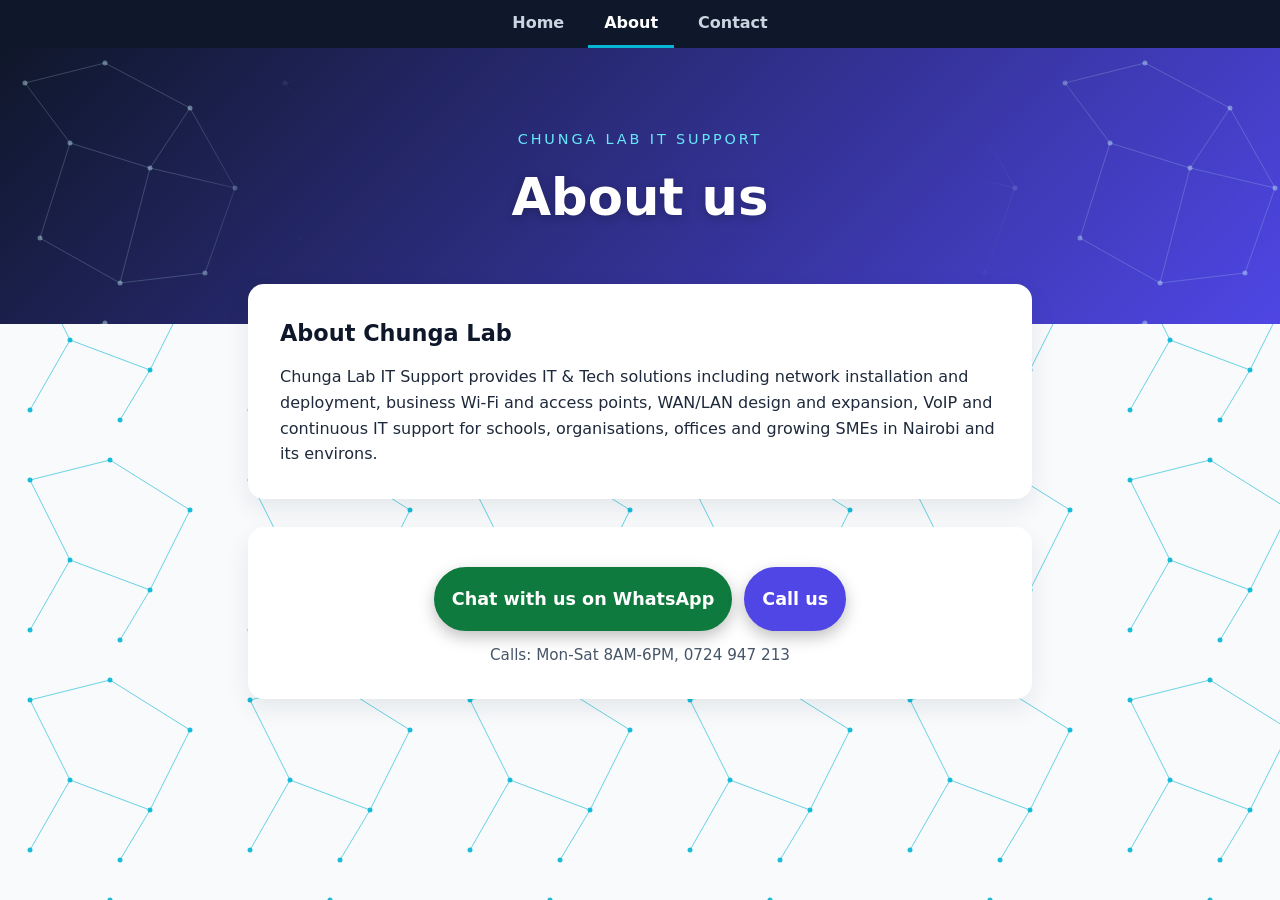
<file: about.html>
<!DOCTYPE html>
<html lang="en">
<head>
  <meta charset="UTF-8">
  <meta name="viewport" content="width=device-width, initial-scale=1">
  <meta name="description" content="About Chunga Lab IT Support: IT and tech solutions for schools, organisations, offices and growing SMEs in Nairobi and its environs.">
  <title>About | Chunga Lab IT Support</title>
  <link rel="stylesheet" href="styles.css">
</head>
<body>
  <nav class="site-nav" aria-label="Main menu">
    <a href="index.html">Home</a>
    <a href="about.html" aria-current="page">About</a>
    <a href="contact.html">Contact</a>
  </nav>
  <header>
    <div class="brand">Chunga Lab IT Support</div>
    <h1>About us</h1>
  </header>

  <main>
    <section>
      <h2>About Chunga Lab</h2>
      <p>Chunga Lab IT Support provides IT &amp; Tech solutions including network installation and deployment, business Wi-Fi and access points, WAN/LAN design and expansion, VoIP and continuous IT support for schools, organisations, offices and growing SMEs in Nairobi and its environs.</p>
    </section>

    <section class="cta">
      <div class="actions">
        <a class="btn" href="https://wa.me/254724947213?text=Hi%20Chunga%20Lab%2C%20I%27d%20like%20a%20free%20consultation%20about%20" target="_blank" rel="noopener">Chat with us on WhatsApp</a>
        <a class="btn btn-call" href="tel:+254724947213">Call us</a>
      </div>
      <p class="calls">Calls: Mon-Sat 8AM-6PM, 0724 947 213</p>
    </section>
  </main>
</body>
</html>
</file>
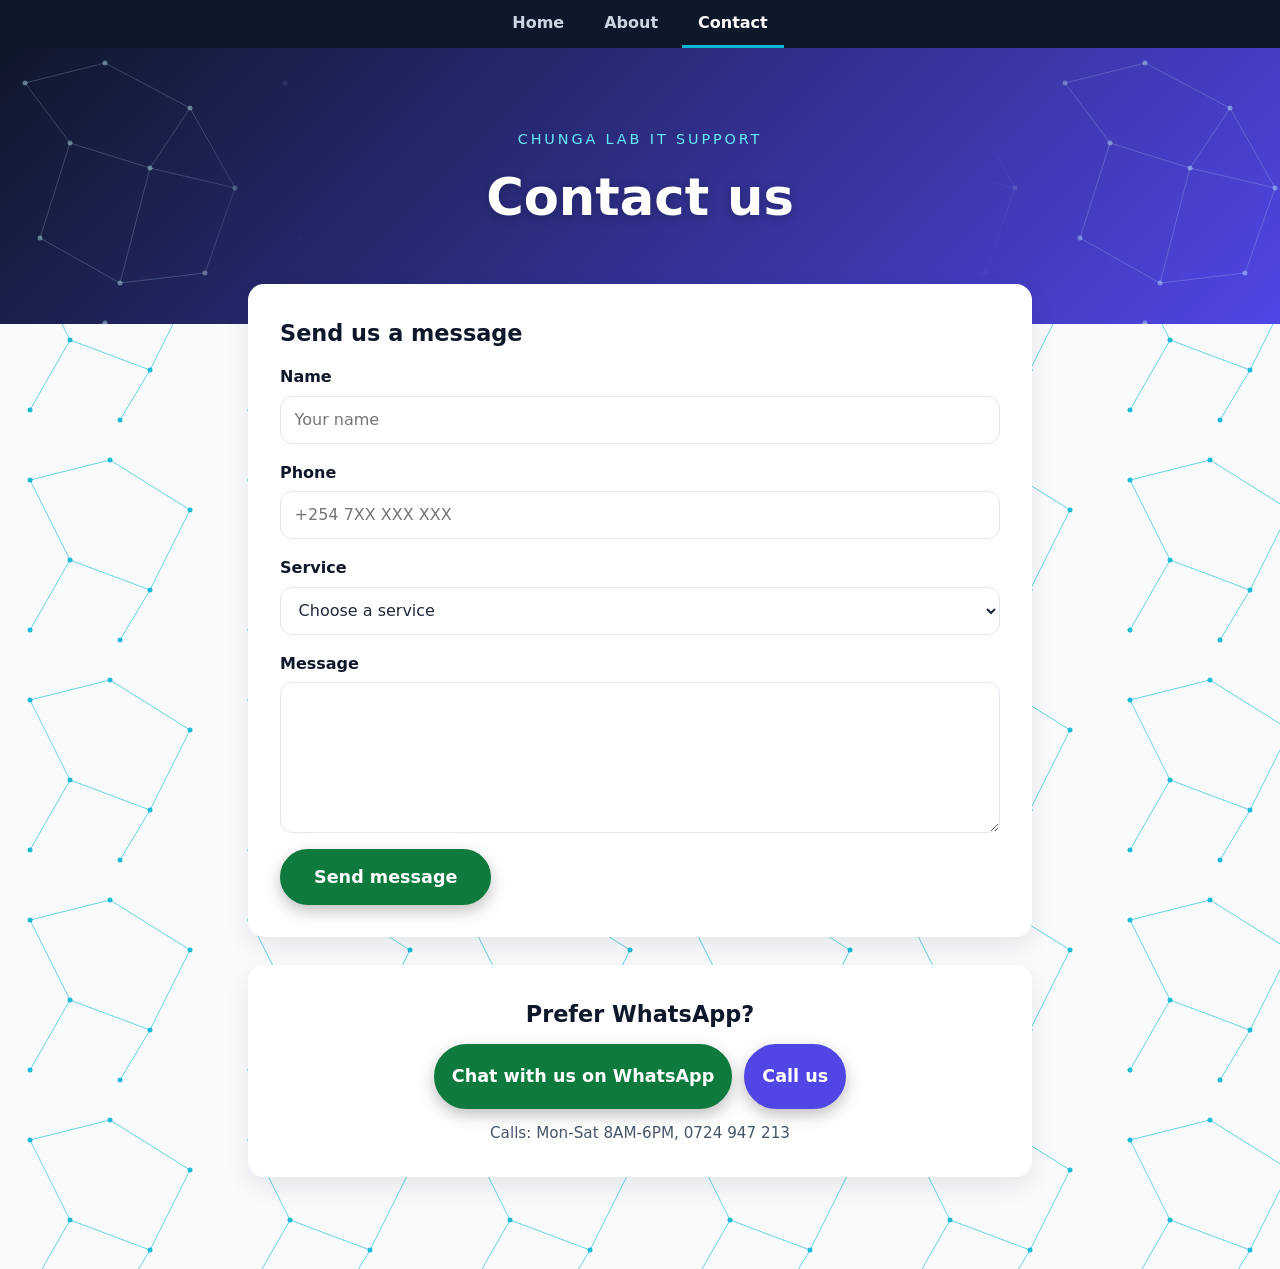
<file: contact.html>
<!DOCTYPE html>
<html lang="en">
<head>
  <meta charset="UTF-8">
  <meta name="viewport" content="width=device-width, initial-scale=1">
  <meta name="description" content="Contact Chunga Lab IT Support: send us a message, chat on WhatsApp or call us.">
  <title>Contact | Chunga Lab IT Support</title>
  <link rel="stylesheet" href="styles.css">
</head>
<body>
  <nav class="site-nav" aria-label="Main menu">
    <a href="index.html">Home</a>
    <a href="about.html">About</a>
    <a href="contact.html" aria-current="page">Contact</a>
  </nav>
  <header>
    <div class="brand">Chunga Lab IT Support</div>
    <h1>Contact us</h1>
  </header>

  <main>
    <section>
      <h2>Send us a message</h2>
      <form class="contact-form" action="https://formspree.io/f/xbggrnbe" method="POST">
        <div class="field">
          <label for="name">Name</label>
          <input type="text" id="name" name="name" autocomplete="name" placeholder="Your name" required>
        </div>
        <div class="field">
          <label for="phone">Phone</label>
          <input type="tel" id="phone" name="phone" autocomplete="tel" placeholder="+254 7XX XXX XXX" required>
        </div>
        <div class="field">
          <label for="service">Service</label>
          <select id="service" name="service" required>
            <option value="" selected disabled>Choose a service</option>
            <option>Reliable internet and network setup</option>
            <option>Better Wi-Fi coverage</option>
            <option>Business phone systems</option>
            <option>Ongoing IT support</option>
            <option>Staff cyber safety training</option>
            <option>Other</option>
          </select>
        </div>
        <div class="field">
          <label for="message">Message</label>
          <textarea id="message" name="message" rows="5" required></textarea>
        </div>
        <div class="hp-field" aria-hidden="true">
          <label for="_gotcha">Leave this field empty</label>
          <input type="text" id="_gotcha" name="_gotcha" tabindex="-1" autocomplete="off">
        </div>
        <button class="btn" type="submit">Send message</button>
      </form>
    </section>

    <section class="cta">
      <h2>Prefer WhatsApp?</h2>
      <div class="actions">
        <a class="btn" href="https://wa.me/254724947213?text=Hi%20Chunga%20Lab%2C%20I%27d%20like%20a%20free%20consultation%20about%20" target="_blank" rel="noopener">Chat with us on WhatsApp</a>
        <a class="btn btn-call" href="tel:+254724947213">Call us</a>
      </div>
      <p class="calls">Calls: Mon-Sat 8AM-6PM, 0724 947 213</p>
    </section>
  </main>
</body>
</html>
</file>
<file: styles.css>
:root {
  --navy: #0f172a;
  --indigo: #4f46e5;
  --cyan: #06b6d4;
  --bg: #f8fafc;
  --card: #ffffff;
  --text: #1e293b;
  --muted: #475569;
  --wa: #0f7a3d;
  --wa-hover: #0b6130;
  --heading: #0f172a;
  --inner: #ffffff;
  --border: #e2e8f0;
  --net: url("data:image/svg+xml,%3Csvg xmlns='http://www.w3.org/2000/svg' width='220' height='220'%3E%3Cg stroke='%2306b6d4' stroke-opacity='.6' stroke-width='1' fill='none'%3E%3Cpath d='M30 40L110 20L190 70L150 150L70 120Z M70 120L30 190 M150 150L120 200'/%3E%3C/g%3E%3Cg fill='%2306b6d4' fill-opacity='.9'%3E%3Ccircle cx='30' cy='40' r='2.5'/%3E%3Ccircle cx='110' cy='20' r='2.5'/%3E%3Ccircle cx='190' cy='70' r='2.5'/%3E%3Ccircle cx='150' cy='150' r='2.5'/%3E%3Ccircle cx='70' cy='120' r='2.5'/%3E%3Ccircle cx='30' cy='190' r='2.5'/%3E%3Ccircle cx='120' cy='200' r='2.5'/%3E%3C/g%3E%3C/svg%3E");
  color-scheme: light dark;
}
@media (prefers-color-scheme: dark) {
  :root {
    --bg: #0b1120;
    --card: #1e293b;
    --text: #f1f5f9;
    --muted: #cbd5e1;
    --heading: #ffffff;
    --inner: #0f172a;
    --border: #475569;
  }
}
* { box-sizing: border-box; margin: 0; padding: 0; }
body {
  font-family: system-ui, -apple-system, "Segoe UI", Roboto, sans-serif;
  background-color: var(--bg);
  background-image: var(--net);
  color: var(--text);
  line-height: 1.6;
}
header {
  position: relative;
  overflow: hidden;
  background: linear-gradient(135deg, var(--navy), var(--indigo));
  color: #fff;
  text-align: center;
  padding: 3.5rem 1.25rem 5rem;
}
header::before {
  content: "";
  position: absolute;
  inset: 0;
  background: url("data:image/svg+xml,%3Csvg xmlns='http://www.w3.org/2000/svg' width='260' height='260'%3E%3Cg stroke='%23cffafe' stroke-opacity='.2' stroke-width='1' fill='none'%3E%3Cpath d='M25 35L105 15L190 60L235 140L205 225L120 235L40 190L70 95L25 35 M190 60L150 120L70 95 M150 120L120 235 M235 140L150 120'/%3E%3C/g%3E%3Cg fill='%23cffafe' fill-opacity='.4'%3E%3Ccircle cx='25' cy='35' r='2.5'/%3E%3Ccircle cx='105' cy='15' r='2.5'/%3E%3Ccircle cx='190' cy='60' r='2.5'/%3E%3Ccircle cx='235' cy='140' r='2.5'/%3E%3Ccircle cx='150' cy='120' r='2.5'/%3E%3Ccircle cx='70' cy='95' r='2.5'/%3E%3Ccircle cx='40' cy='190' r='2.5'/%3E%3Ccircle cx='120' cy='235' r='2.5'/%3E%3Ccircle cx='205' cy='225' r='2.5'/%3E%3C/g%3E%3C/svg%3E");
  -webkit-mask-image: linear-gradient(to right, #000 calc(50% - 28rem), transparent calc(50% - 21rem), transparent calc(50% + 21rem), #000 calc(50% + 28rem));
  mask-image: linear-gradient(to right, #000 calc(50% - 28rem), transparent calc(50% - 21rem), transparent calc(50% + 21rem), #000 calc(50% + 28rem));
  pointer-events: none;
}
header > * { position: relative; }
header .brand {
  font-size: 0.9rem;
  letter-spacing: 0.2em;
  text-transform: uppercase;
  color: #67e8f9;
  margin-bottom: 1rem;
}
header h1 { font-size: clamp(2rem, 7vw, 3.2rem); line-height: 1.2; color: #ffffff; text-shadow: 0 2px 8px rgba(15, 23, 42, 0.35); }
header p.sub {
  max-width: 36rem;
  margin: 1rem auto 1.75rem;
  color: #e2e8f0;
  font-size: 1.1rem;
}
.btn {
  display: inline-block;
  background: var(--wa);
  color: #fff;
  text-decoration: none;
  font-weight: 700;
  font-size: 1.1rem;
  padding: 1rem 2rem;
  min-height: 3rem;
  border-radius: 999px;
  border: 2px solid #fff;
  box-shadow: 0 6px 16px rgba(0, 0, 0, 0.25);
  transition: background 0.2s, transform 0.2s;
}
.btn:hover, .btn:focus-visible { background: var(--wa-hover); transform: translateY(-2px); }
.note { margin-top: 0.75rem; color: #e2e8f0; font-size: 0.95rem; }
main {
  max-width: 52rem;
  margin: -2.5rem auto 0;
  position: relative;
  z-index: 1;
  padding: 0 1.25rem 3rem;
}
section {
  background: var(--card);
  border-radius: 1rem;
  padding: 1.5rem 1.25rem;
  margin-bottom: 1.25rem;
  box-shadow: 0 10px 25px rgba(15, 23, 42, 0.08);
}
h2 { font-size: 1.4rem; color: var(--heading); margin-bottom: 0.75rem; }
section p { color: var(--text); }
ul, ol { padding-left: 1.25rem; }
li { margin-bottom: 0.75rem; }
li:last-child { margin-bottom: 0; }
li span { color: var(--muted); }
.service-cards { display: grid; grid-template-columns: 1fr; gap: 1rem; }
.service-card {
  background: var(--inner);
  border: 1px solid var(--border);
  border-top: 4px solid var(--cyan);
  border-radius: 0.75rem;
  padding: 1.25rem;
  display: block;
  color: inherit;
  text-decoration: none;
  transition: transform 0.2s, box-shadow 0.2s;
}
.service-card:link, .service-card:visited, .service-card:active {
  color: var(--text);
  text-decoration: none;
}
.service-card:link strong, .service-card:visited strong, .service-card:hover strong, .service-card:active strong { color: var(--heading); }
.service-card:link span, .service-card:visited span, .service-card:hover span, .service-card:active span { color: var(--muted); }
.service-card:visited .icon { color: #fff; }
.service-card:visited .icon svg { stroke: #fff; }
.service-card:hover, .service-card:focus-visible {
  transform: translateY(-4px);
  box-shadow: 0 10px 25px rgba(15, 23, 42, 0.18);
}
.service-card .icon {
  display: flex;
  align-items: center;
  justify-content: center;
  width: 3rem;
  height: 3rem;
  margin-bottom: 0.75rem;
  border-radius: 0.75rem;
  background: linear-gradient(135deg, var(--navy), var(--indigo));
  color: #fff;
}
.service-card .icon svg {
  width: 1.6rem;
  height: 1.6rem;
  fill: none;
  stroke: currentColor;
  stroke-width: 2;
  stroke-linecap: round;
  stroke-linejoin: round;
}
.service-card strong { display: block; color: var(--heading); margin-bottom: 0.25rem; }
.service-card span { color: var(--muted); }
.split { display: grid; grid-template-columns: 1fr; gap: 1.25rem; margin-bottom: 1.25rem; }
.split section { margin-bottom: 0; }
.who-list { list-style: none; padding-left: 0; }
.who-list li { display: flex; align-items: flex-start; gap: 0.85rem; }
.who-list .icon {
  flex: none;
  display: flex;
  align-items: center;
  justify-content: center;
  width: 2.5rem;
  height: 2.5rem;
  border-radius: 0.65rem;
  background: linear-gradient(135deg, var(--navy), var(--indigo));
  color: #fff;
}
.who-list .icon svg {
  width: 1.35rem;
  height: 1.35rem;
  fill: none;
  stroke: currentColor;
  stroke-width: 2;
  stroke-linecap: round;
  stroke-linejoin: round;
}
.who-list strong { display: block; color: var(--heading); }
.steps { list-style: none; padding-left: 0; display: grid; grid-template-columns: 1fr; gap: 1rem; counter-reset: step; }
.steps > li {
  counter-increment: step;
  margin-bottom: 0;
  background: var(--inner);
  border: 1px solid var(--border);
  border-top: 4px solid var(--cyan);
  border-radius: 0.75rem;
  padding: 1.25rem;
}
.steps > li::before {
  content: counter(step);
  display: flex;
  align-items: center;
  justify-content: center;
  width: 3rem;
  height: 3rem;
  margin-bottom: 0.75rem;
  border-radius: 50%;
  background: linear-gradient(135deg, var(--navy), var(--indigo));
  color: #fff;
  font-size: 1.5rem;
  font-weight: 800;
}
.steps strong { display: block; color: var(--heading); margin-bottom: 0.25rem; }
.steps { align-items: start; }
.steps > li { position: relative; transition: transform 0.2s, box-shadow 0.2s; }
.steps > li:hover, .steps > li:has(summary:focus-visible) {
  transform: translateY(-4px);
  box-shadow: 0 10px 25px rgba(15, 23, 42, 0.18);
}
.steps summary { list-style: none; cursor: pointer; padding-right: 1.5rem; }
.steps summary::-webkit-details-marker { display: none; }
.steps summary:focus-visible { outline: 2px solid var(--indigo); outline-offset: 4px; border-radius: 0.25rem; }
.steps summary::after {
  content: "";
  position: absolute;
  top: 2.1rem;
  right: 1.4rem;
  width: 0.6rem;
  height: 0.6rem;
  border-right: 2px solid var(--muted);
  border-bottom: 2px solid var(--muted);
  transform: rotate(45deg);
  transition: transform 0.2s;
}
.steps details[open] summary::after { transform: rotate(225deg); top: 2.3rem; }
.steps details ul { margin-top: 0.75rem; color: var(--muted); }
.steps details li { margin-bottom: 0.35rem; }
.steps details li:last-child { margin-bottom: 0; }
.cta { text-align: center; }
.cta .btn { margin: 0.5rem 0 1.5rem; border-color: var(--wa); }
.closing { color: var(--muted); max-width: 40rem; margin: 0 auto; }
@media (min-width: 40rem) {
  header { padding: 5rem 1.5rem 6rem; }
  main { padding: 0 1.5rem 4rem; }
  section { padding: 2rem; margin-bottom: 1.75rem; }
  .split { margin-bottom: 1.75rem; }
  .service-cards { grid-template-columns: repeat(2, 1fr); }
}
@media (min-width: 60rem) {
  .service-cards { grid-template-columns: repeat(3, 1fr); }
  .split { grid-template-columns: repeat(2, 1fr); gap: 1.75rem; }
  .split section { display: flex; flex-direction: column; }
  .split ul { flex: 1; display: flex; flex-direction: column; justify-content: space-between; }
  .split li { margin-bottom: 0; }
  .steps { grid-template-columns: repeat(3, 1fr); }
}

/* Site menu */
.site-nav {
  display: flex;
  justify-content: center;
  flex-wrap: wrap;
  gap: 0.5rem;
  padding: 0 1rem;
  background: var(--navy);
}
.site-nav a {
  display: inline-flex;
  align-items: center;
  min-height: 3rem;
  padding: 0 1rem;
  color: #cbd5e1;
  font-weight: 600;
  text-decoration: none;
  border-bottom: 3px solid transparent;
}
.site-nav a:hover, .site-nav a:focus-visible { color: #fff; }
.site-nav a[aria-current="page"] { color: #fff; border-bottom-color: var(--cyan); }

/* Call us button and calls line */
.actions {
  display: flex;
  flex-direction: column;
  align-items: center;
  gap: 0.75rem;
}
.actions .btn { width: 100%; max-width: 20rem; text-align: center; }
.btn-call { background: var(--indigo); }
.btn-call:hover, .btn-call:focus-visible { background: var(--navy); }
.calls { margin-top: 0.75rem; font-size: 0.95rem; }
header .calls { color: #e2e8f0; }
.cta .actions { margin: 0.5rem 0 0.75rem; }
.cta .actions .btn { margin: 0; }
.cta .btn-call { border-color: var(--indigo); }
.cta .actions .btn { padding-left: 1rem; padding-right: 1rem; white-space: nowrap; }
.cta .calls { color: var(--muted); margin: 0 0 1.5rem; }
.cta .calls:last-child { margin-bottom: 0; }
@media (min-width: 40rem) {
  .actions { flex-direction: row; justify-content: center; flex-wrap: wrap; }
  .actions .btn { width: auto; max-width: none; }
}

/* Contact form */
.contact-form { position: relative; display: grid; grid-template-columns: minmax(0, 1fr); gap: 1rem; }
.contact-form .field { display: grid; grid-template-columns: minmax(0, 1fr); gap: 0.35rem; min-width: 0; }
.contact-form label { font-weight: 700; color: var(--heading); }
.contact-form input,
.contact-form select,
.contact-form textarea {
  width: 100%;
  max-width: 100%;
  min-width: 0;
  min-height: 3rem;
  padding: 0.65rem 0.85rem;
  font: inherit;
  font-size: 1rem;
  color: var(--text);
  background: var(--inner);
  border: 1px solid var(--border);
  border-radius: 0.75rem;
}
.contact-form select { text-overflow: ellipsis; }
.contact-form textarea { resize: vertical; }
.contact-form input:focus-visible,
.contact-form select:focus-visible,
.contact-form textarea:focus-visible { outline: 2px solid var(--indigo); outline-offset: 2px; }
.contact-form :user-invalid { border-color: #dc2626; }
.contact-form .btn { width: 100%; font-family: inherit; cursor: pointer; border-color: var(--wa); }
.hp-field { position: absolute; top: 0; left: 0; width: 1px; height: 1px; overflow: hidden; opacity: 0; pointer-events: none; }
@media (min-width: 40rem) {
  .contact-form .btn { width: auto; justify-self: start; }
}
</file>
